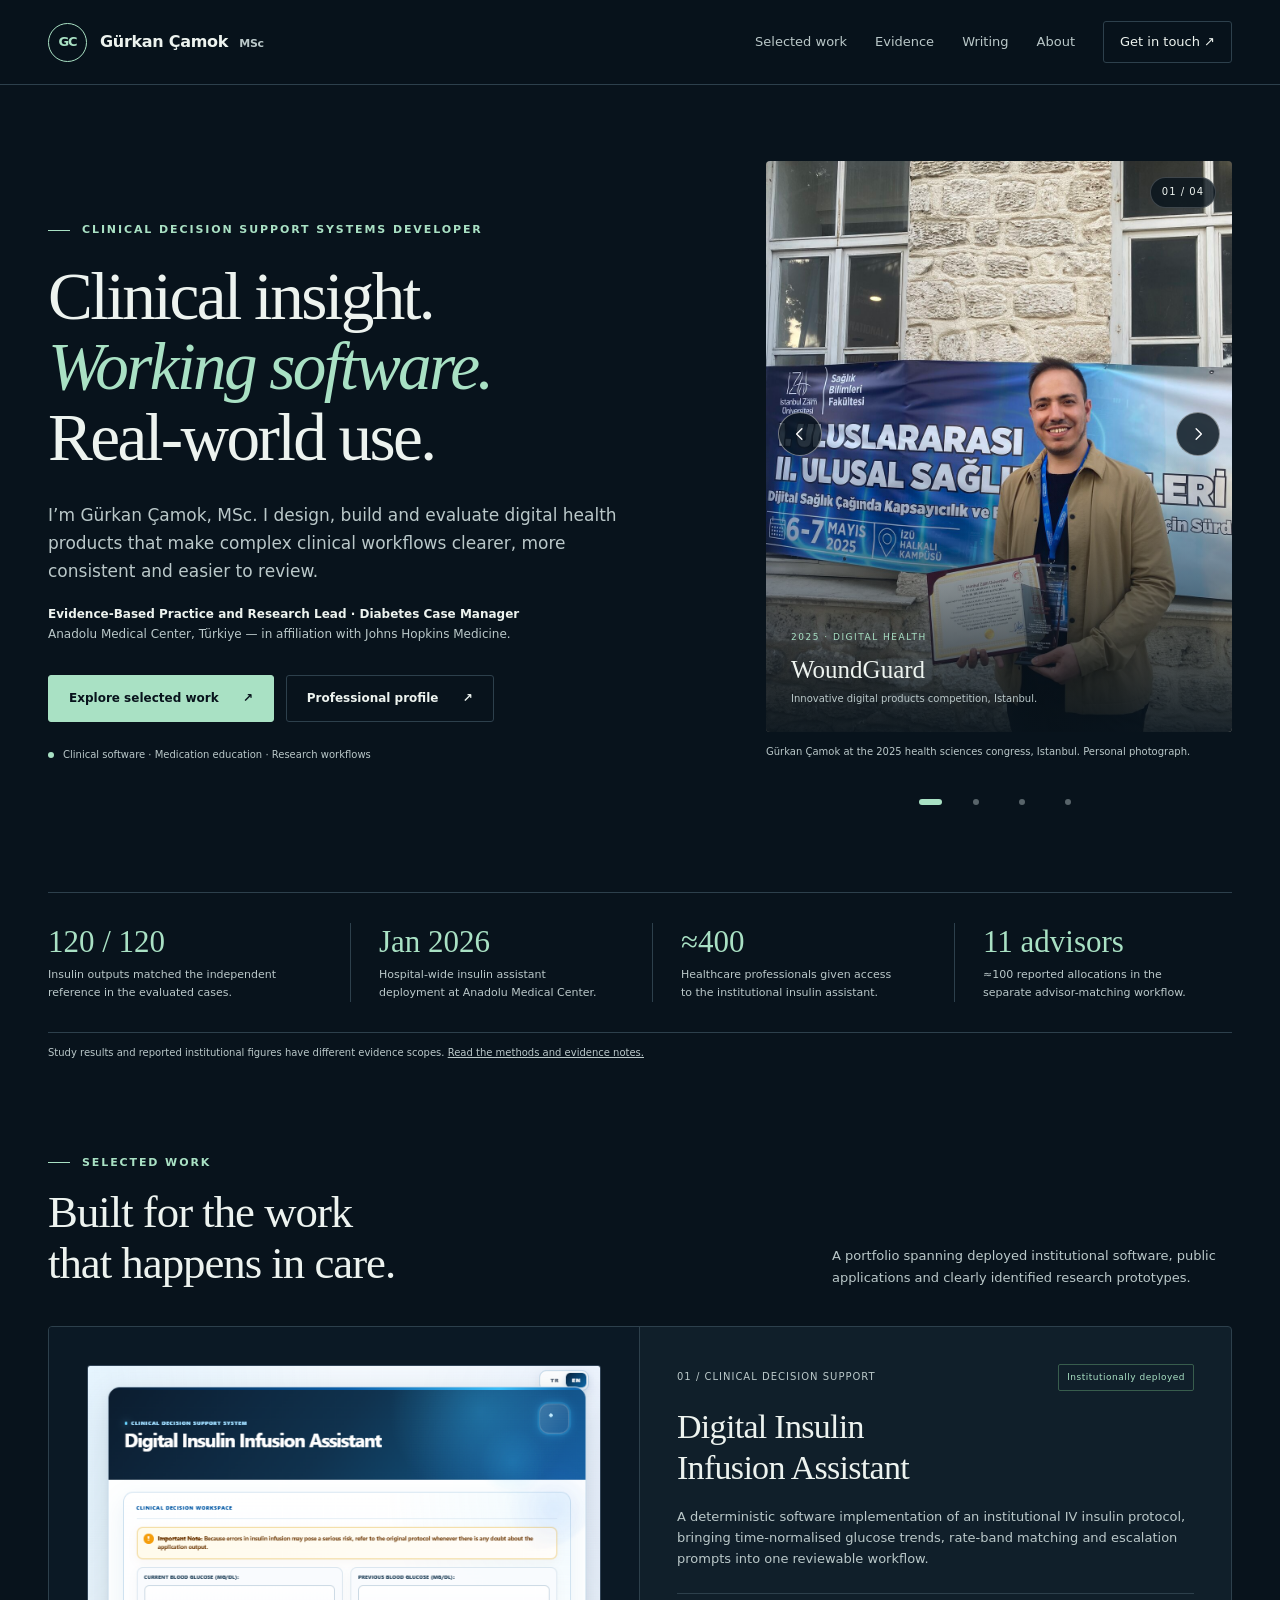
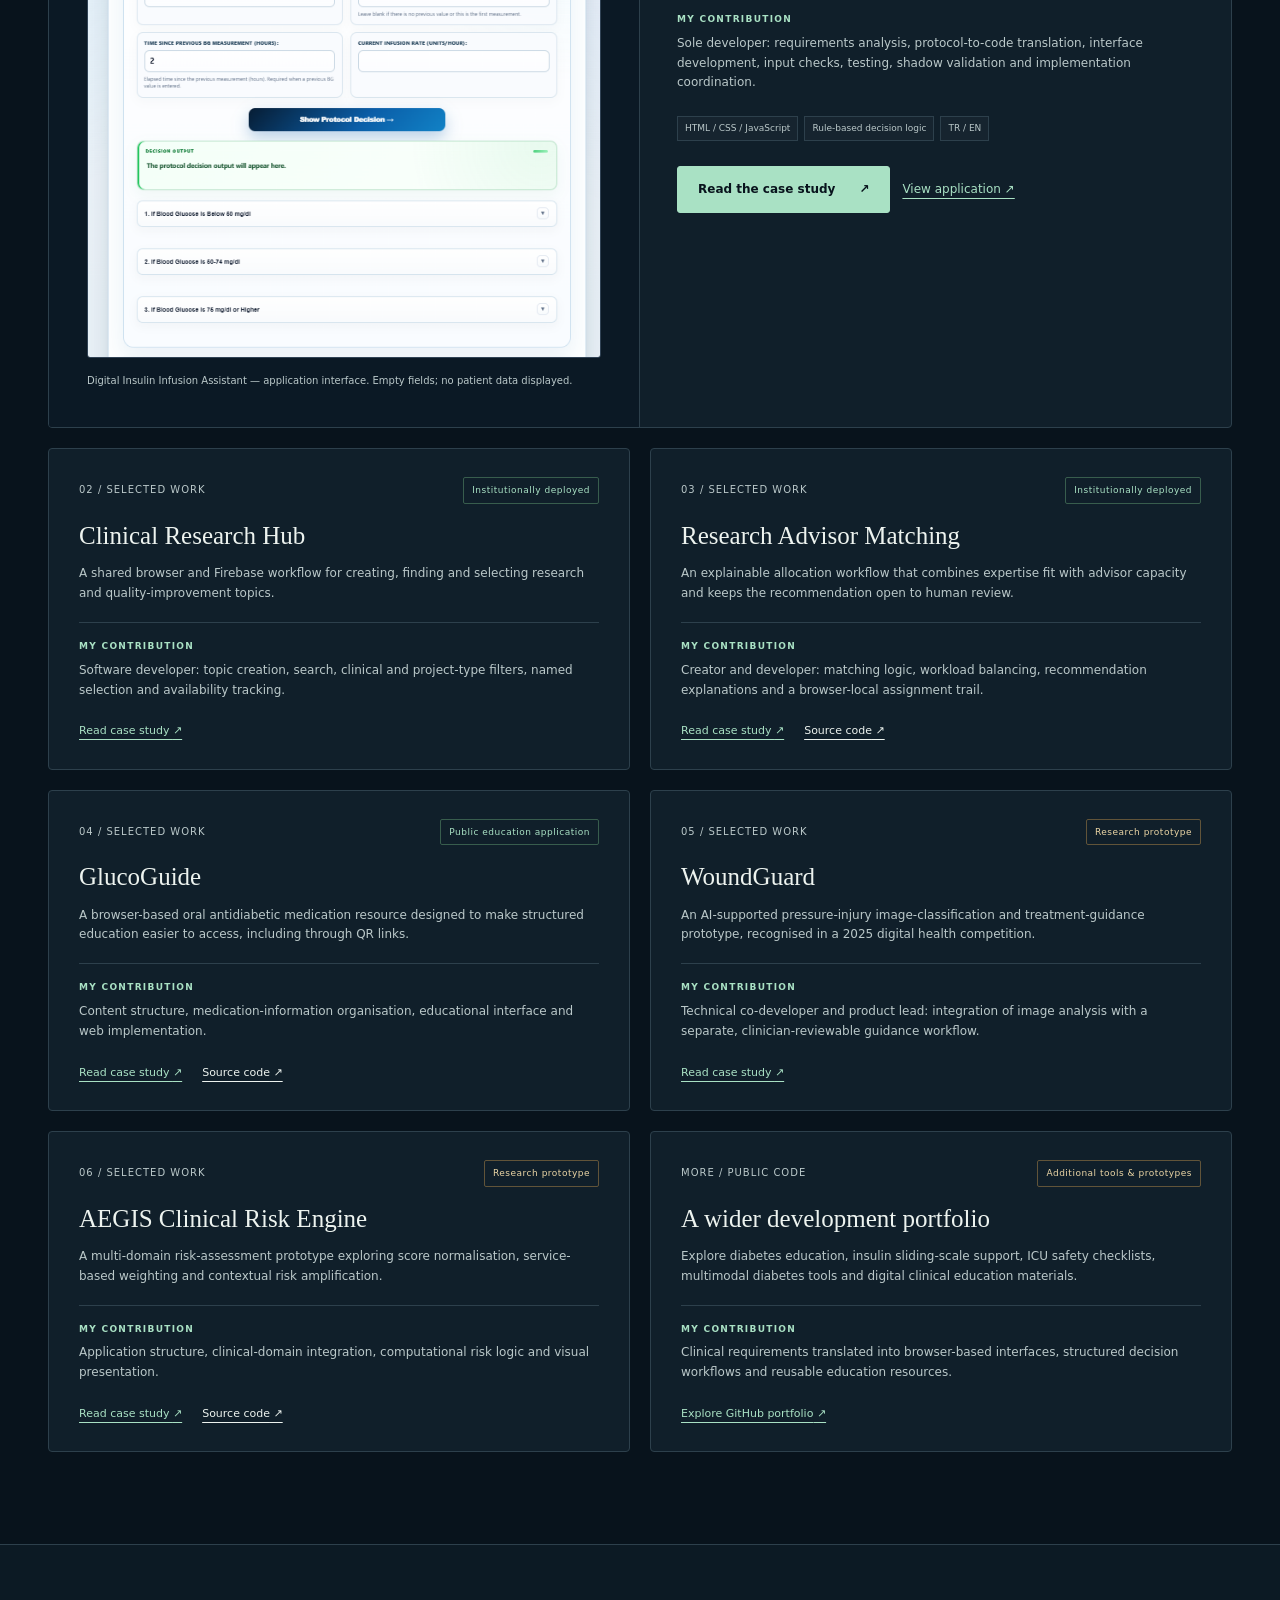
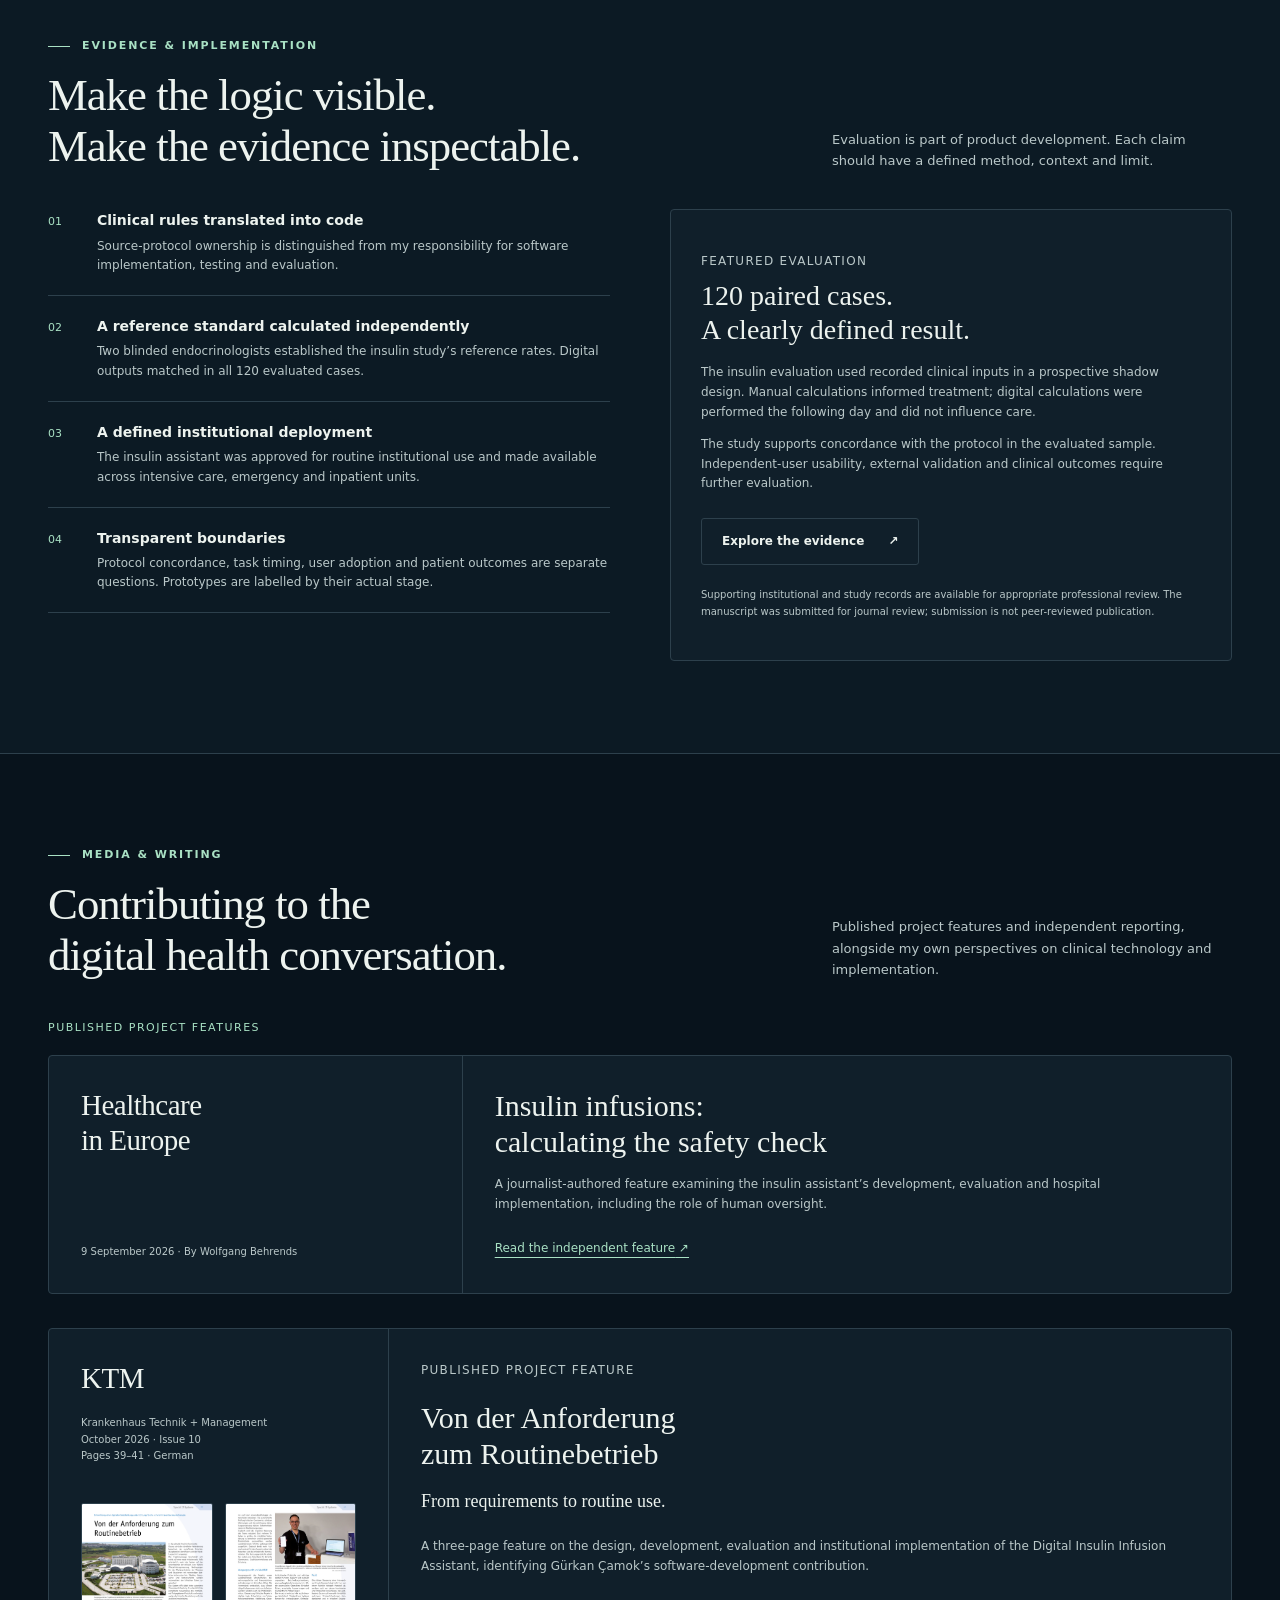
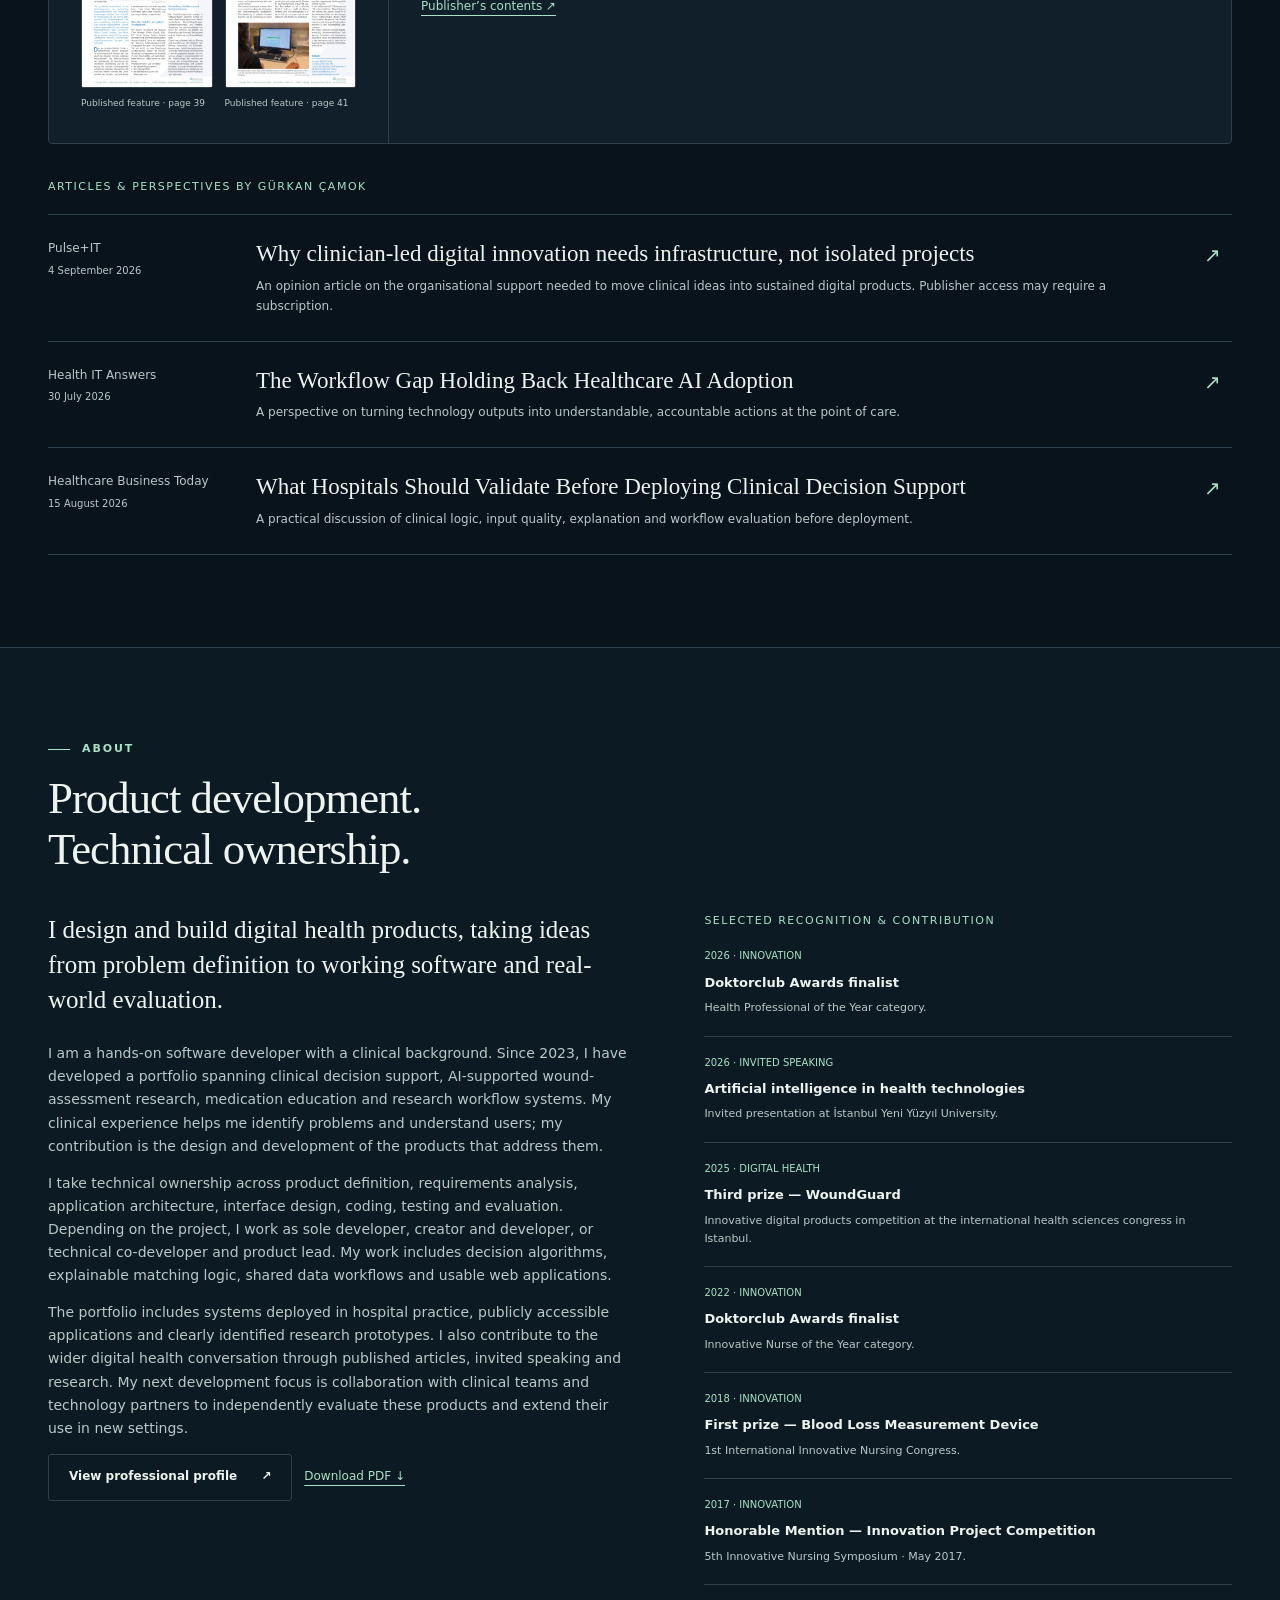
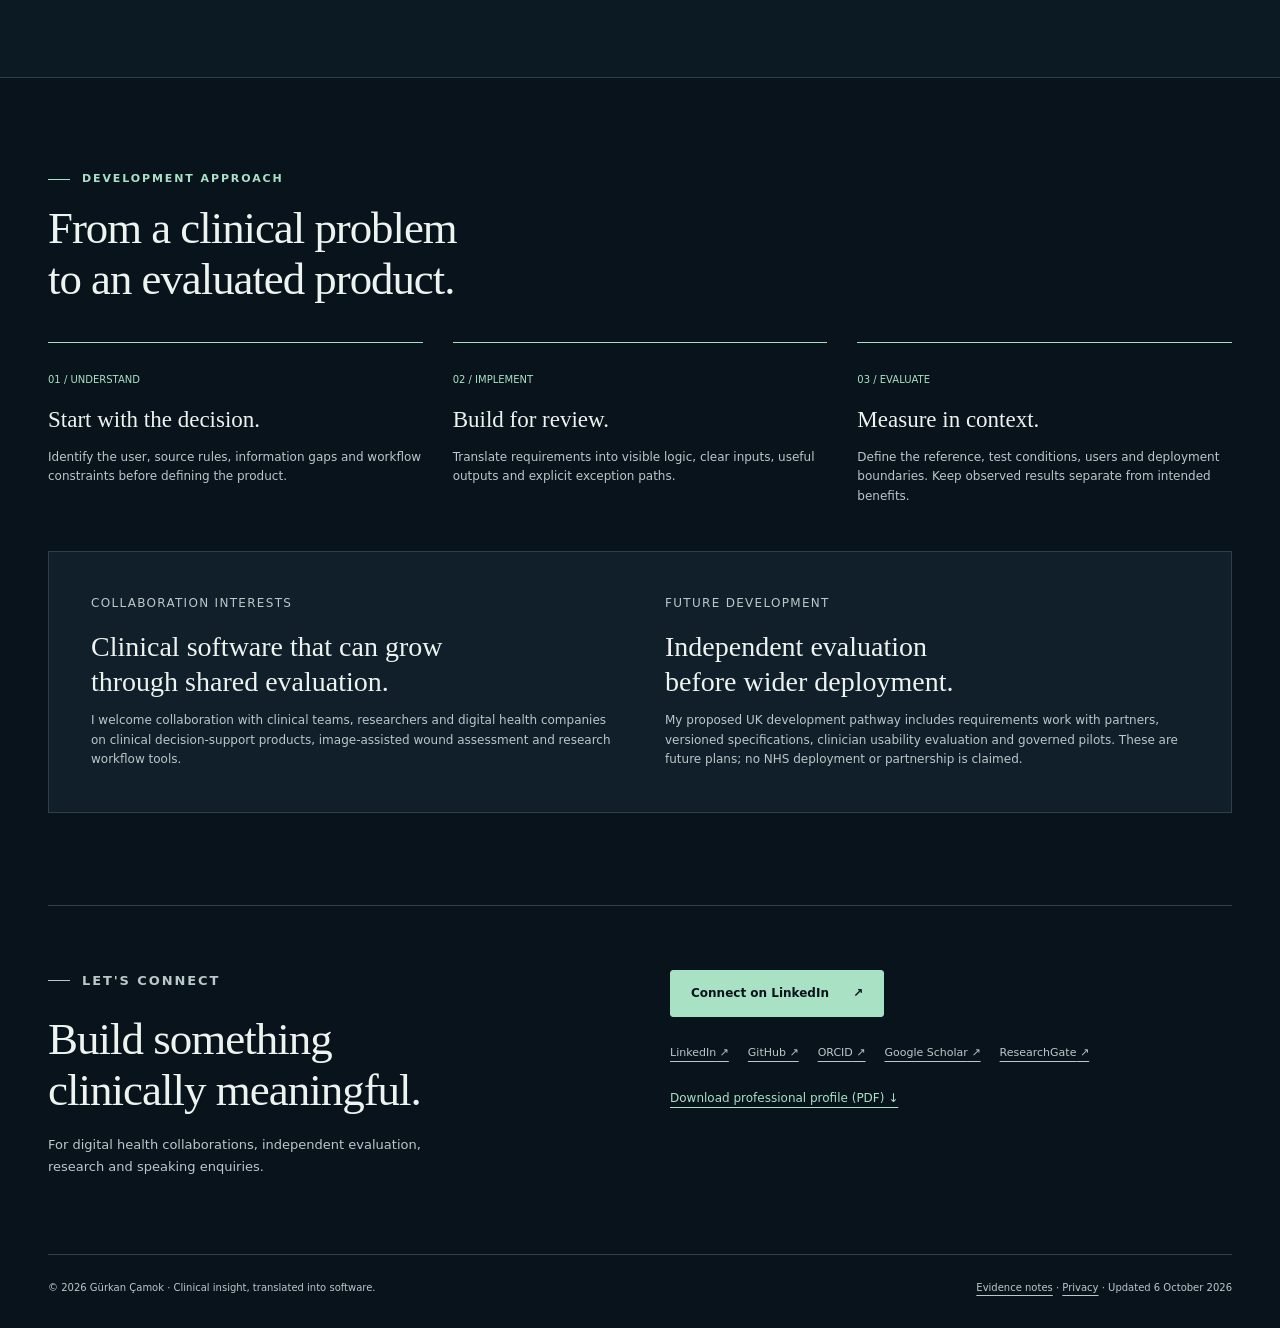
<file: index.html>
<!doctype html><html lang="en"><head><meta charset="utf-8"><meta name="viewport" content="width=device-width, initial-scale=1"><title>Gürkan Çamok | Clinical Decision Support Systems Developer</title><meta name="description" content="Gürkan Çamok, MSc — clinician and digital health developer. Explore deployed clinical software, transparent evaluation, research workflows and published perspectives."><meta name="author" content="Gürkan Çamok"><meta name="robots" content="index, follow"><meta name="theme-color" content="#08131c"><link rel="canonical" href="https://gurkancamok.github.io/"><link rel="icon" href="/assets/favicon.svg" type="image/svg+xml"><link rel="icon" href="/assets/favicon.png" type="image/png"><link rel="apple-touch-icon" href="/assets/apple-touch-icon.png"><meta property="og:type" content="website"><meta property="og:site_name" content="Gürkan Çamok"><meta property="og:title" content="Gürkan Çamok | Clinical Decision Support Systems Developer"><meta property="og:description" content="Gürkan Çamok, MSc — clinician and digital health developer. Explore deployed clinical software, transparent evaluation, research workflows and published perspectives."><meta property="og:url" content="https://gurkancamok.github.io/"><meta property="og:image" content="https://gurkancamok.github.io/assets/social-card.png"><meta property="og:image:width" content="1200"><meta property="og:image:height" content="630"><meta property="og:image:alt" content="Gürkan Çamok — Clinical Decision Support Systems Developer"><meta name="twitter:card" content="summary_large_image"><meta name="twitter:title" content="Gürkan Çamok | Clinical Decision Support Systems Developer"><meta name="twitter:description" content="Gürkan Çamok, MSc — clinician and digital health developer. Explore deployed clinical software, transparent evaluation, research workflows and published perspectives."><meta name="twitter:image" content="https://gurkancamok.github.io/assets/social-card.png"><link rel="stylesheet" href="/assets/site.css"><script defer src="/assets/site.js"></script><script defer src="/assets/gallery.js"></script><script type="application/ld+json">[{"@context": "https://schema.org", "@type": "Person", "@id": "https://gurkancamok.github.io/#person", "name": "Gürkan Çamok", "alternateName": "Gurkan Camok", "url": "https://gurkancamok.github.io/", "image": "https://gurkancamok.github.io/assets/woundguard-recognition.jpg", "jobTitle": "Clinical Decision Support Systems Developer", "description": "Digital health software developer with a clinical background, creating decision-support products, AI-supported research prototypes, medication education applications and research workflow systems.", "sameAs": ["https://www.linkedin.com/in/gurkancamok", "https://github.com/gurkancamok", "https://orcid.org/0000-0002-7437-3219", "https://scholar.google.com/citations?hl=en&user=LBDtS3QAAAAJ", "https://www.researchgate.net/profile/Gurkan-Camok"], "knowsAbout": ["Clinical decision support", "Digital health software", "Clinical workflow design", "Rule-based systems", "Diabetes technology", "Research workflow software"]}, {"@context": "https://schema.org", "@type": "WebPage", "name": "Gürkan Çamok | Clinical Decision Support Systems Developer", "url": "https://gurkancamok.github.io/", "about": {"@id": "https://gurkancamok.github.io/#person"}, "dateModified": "2026-10-06"}]</script></head><body><a class="skip-link" href="#main-content">Skip to content</a><header class="site-header"><div class="shell nav"><a class="brand" href="/" aria-label="Gürkan Çamok — home"><span class="brand-mark" aria-hidden="true">GC</span><span class="brand-name">Gürkan Çamok <small>MSc</small></span></a><button class="menu-toggle" type="button" aria-expanded="false" aria-controls="primary-navigation">Menu</button><nav class="nav-links" id="primary-navigation" aria-label="Main navigation"><a href="#work">Selected work</a><a href="#evidence">Evidence</a><a href="#writing">Writing</a><a href="#about">About</a><a href="#contact" class="nav-contact">Get in touch <span aria-hidden="true">↗</span></a></nav></div></header><main id="main-content" tabindex="-1">
<div class="shell hero"><div><p class="eyebrow">Clinical Decision Support Systems Developer</p><h1>Clinical insight.<br><span>Working software.</span><br>Real-world use.</h1><p class="lede">I’m Gürkan Çamok, MSc. I design, build and evaluate digital health products that make complex clinical workflows clearer, more consistent and easier to review.</p><p class="role-line"><strong>Evidence-Based Practice and Research Lead · Diabetes Case Manager</strong><br>Anadolu Medical Center, Türkiye — in affiliation with Johns Hopkins Medicine.</p><div class="actions"><a class="button primary" href="#work">Explore selected work <span aria-hidden="true">↗</span></a><a class="button" href="/profile/">Professional profile <span aria-hidden="true">↗</span></a></div><div class="hero-note"><span class="status-dot" aria-hidden="true"></span>Clinical software · Medication education · Research workflows</div></div><figure class="portrait recognition-gallery" data-recognition-gallery role="region" aria-roledescription="carousel" aria-label="Awards and professional recognition" tabindex="0"><div class="portrait-frame gallery-frame"><div id="recognition-slides"><div class="gallery-slide gallery-slide--photo" data-gallery-slide data-title="WoundGuard" data-caption="Gürkan Çamok at the 2025 health sciences congress, Istanbul. Personal photograph." role="group" aria-roledescription="slide" aria-label="1 of 4"><img src="/assets/woundguard-recognition.jpg" width="1152" height="1536" alt="Gürkan Çamok holding his WoundGuard award and certificate at the 2025 health sciences congress in Istanbul" fetchpriority="high"><div class="portrait-caption"><span class="gallery-label">2025 · DIGITAL HEALTH</span><strong>WoundGuard</strong><span>Innovative digital products competition, Istanbul.</span></div></div><div class="gallery-slide gallery-slide--event" data-gallery-slide data-title="Doktorclub Awards" data-caption="Gürkan Çamok at the Doktorclub Awards. Personal photograph." role="group" aria-roledescription="slide" aria-label="2 of 4" hidden><img src="/assets/doktorclub-awards-event.jpg" width="800" height="600" alt="Gürkan Çamok with a companion in front of the Doktorclub Awards Türkiye Healthcare Awards backdrop" loading="lazy"><div class="portrait-caption"><span class="gallery-label">NATIONAL RECOGNITION</span><strong>Doktorclub Awards</strong><span>Finalist recognition · Türkiye Healthcare Awards.</span></div></div><div class="gallery-slide gallery-slide--document" data-gallery-slide data-title="Blood Loss Measurement Device" data-caption="2018 first-prize award for the Blood Loss Measurement Device. Personal photograph of the original award." role="group" aria-roledescription="slide" aria-label="3 of 4" hidden><img src="/assets/blood-loss-device-first-prize-2018.jpg" width="1152" height="1536" alt="Original first-prize trophy and certificate awarded to Gürkan Çamok at the 1st International Innovative Nursing Congress" loading="lazy"><div class="portrait-caption"><span class="gallery-label">2018 · FIRST PRIZE</span><strong>Blood Loss Measurement Device</strong><span>First prize · 1st International Innovative Nursing Congress.</span></div></div><div class="gallery-slide gallery-slide--document" data-gallery-slide data-title="Honorable Mention" data-caption="May 2017 · Honorable Mention, Innovation Project Competition, 5th Innovative Nursing Symposium. Original award photograph." role="group" aria-roledescription="slide" aria-label="4 of 4" hidden><img src="/assets/innovation-honorable-mention-2017.jpg" width="1152" height="1536" alt="Original 2017 honorable-mention award naming Gürkan Çamok and the 5th Innovative Nursing Symposium" loading="lazy"><div class="portrait-caption"><span class="gallery-label">2017 · INNOVATION</span><strong>Honorable Mention</strong><span>Innovation Project Competition · 5th Innovative Nursing Symposium.</span></div></div></div><span class="gallery-counter" data-gallery-counter data-gallery-controls aria-hidden="true" hidden>01 / 04</span><div class="gallery-arrows" data-gallery-controls hidden><button type="button" class="gallery-arrow gallery-prev" data-gallery-step="-1" aria-label="Previous recognition" aria-controls="recognition-slides"><svg viewBox="0 0 24 24" aria-hidden="true"><path d="m14.5 5-7 7 7 7"/></svg></button><button type="button" class="gallery-arrow gallery-next" data-gallery-step="1" aria-label="Next recognition" aria-controls="recognition-slides"><svg viewBox="0 0 24 24" aria-hidden="true"><path d="m9.5 5 7 7-7 7"/></svg></button></div></div><figcaption><span data-gallery-caption>Gürkan Çamok at the 2025 health sciences congress, Istanbul. Personal photograph.</span></figcaption><div class="gallery-pagination" data-gallery-controls hidden><button class="gallery-dot" type="button" data-gallery-index="0" aria-pressed="true" aria-controls="recognition-slides" aria-label="Show WoundGuard"><span aria-hidden="true"></span></button><button class="gallery-dot" type="button" data-gallery-index="1" aria-pressed="false" aria-controls="recognition-slides" aria-label="Show Doktorclub Awards"><span aria-hidden="true"></span></button><button class="gallery-dot" type="button" data-gallery-index="2" aria-pressed="false" aria-controls="recognition-slides" aria-label="Show Blood Loss Measurement Device"><span aria-hidden="true"></span></button><button class="gallery-dot" type="button" data-gallery-index="3" aria-pressed="false" aria-controls="recognition-slides" aria-label="Show Honorable Mention"><span aria-hidden="true"></span></button></div><p class="sr-only" data-gallery-announcement aria-live="polite" aria-atomic="true"></p></figure></div>
<div class="shell"><div class="evidence-strip" aria-label="Selected implementation and evaluation indicators"><div><strong>120 / 120</strong><span>Insulin outputs matched the independent<br>reference in the evaluated cases.</span></div><div><strong>Jan 2026</strong><span>Hospital-wide insulin assistant<br>deployment at Anadolu Medical Center.</span></div><div><strong>≈400</strong><span>Healthcare professionals given access<br>to the institutional insulin assistant.</span></div><div><strong>11 advisors</strong><span>≈100 reported allocations in the<br>separate advisor-matching workflow.</span></div></div><p class="strip-note">Study results and reported institutional figures have different evidence scopes. <a href="/evidence/">Read the methods and evidence notes.</a></p></div>
<section class="shell section" id="work"><div class="section-head"><div><p class="kicker">Selected work</p><h2>Built for the work<br>that happens in care.</h2></div><p>A portfolio spanning deployed institutional software, public applications and clearly identified research prototypes.</p></div><article class="feature"><div class="feature-visual"><figure><img src="/assets/insulin-interface.png" width="599" height="691" alt="Digital Insulin Infusion Assistant interface showing structured inputs and a protocol decision area" loading="lazy"><figcaption>Digital Insulin Infusion Assistant — application interface. Empty fields; no patient data displayed.</figcaption></figure></div><div class="feature-content"><div class="project-number"><span>01 / CLINICAL DECISION SUPPORT</span><span class="status">Institutionally deployed</span></div><h3>Digital Insulin<br>Infusion Assistant</h3><p>A deterministic software implementation of an institutional IV insulin protocol, bringing time-normalised glucose trends, rate-band matching and escalation prompts into one reviewable workflow.</p><div class="contribution"><strong>My contribution</strong><p>Sole developer: requirements analysis, protocol-to-code translation, interface development, input checks, testing, shadow validation and implementation coordination.</p></div><div class="tech-tags"><span>HTML / CSS / JavaScript</span><span>Rule-based decision logic</span><span>TR / EN</span></div><div class="actions"><a class="button primary" href="/projects/insulin-assistant/">Read the case study <span aria-hidden="true">↗</span></a><a class="text-link" href="/insulin-infusion/">View application ↗</a></div></div></article><div class="card-grid">
<article class="project-card"><div class="project-number"><span>02 / SELECTED WORK</span><span class="status ">Institutionally deployed</span></div><h3>Clinical Research Hub</h3><p>A shared browser and Firebase workflow for creating, finding and selecting research and quality-improvement topics.</p><div class="contribution"><strong>My contribution</strong><p>Software developer: topic creation, search, clinical and project-type filters, named selection and availability tracking.</p></div><div class="card-bottom"><a href="/projects/clinical-research-hub/">Read case study <span aria-hidden="true">↗</span></a></div></article>
<article class="project-card"><div class="project-number"><span>03 / SELECTED WORK</span><span class="status ">Institutionally deployed</span></div><h3>Research Advisor Matching</h3><p>An explainable allocation workflow that combines expertise fit with advisor capacity and keeps the recommendation open to human review.</p><div class="contribution"><strong>My contribution</strong><p>Creator and developer: matching logic, workload balancing, recommendation explanations and a browser-local assignment trail.</p></div><div class="card-bottom"><a href="/projects/advisor-matching/">Read case study <span aria-hidden="true">↗</span></a><a class="" href="https://github.com/gurkancamok/evidence-based-advisor-matching" target="_blank" rel="noopener noreferrer">Source code<span aria-hidden="true"> ↗</span><span class="sr-only"> (opens in a new tab)</span></a></div></article>
<article class="project-card"><div class="project-number"><span>04 / SELECTED WORK</span><span class="status ">Public education application</span></div><h3>GlucoGuide</h3><p>A browser-based oral antidiabetic medication resource designed to make structured education easier to access, including through QR links.</p><div class="contribution"><strong>My contribution</strong><p>Content structure, medication-information organisation, educational interface and web implementation.</p></div><div class="card-bottom"><a href="/projects/glucoguide/">Read case study <span aria-hidden="true">↗</span></a><a class="" href="https://github.com/gurkancamok/glucoguide" target="_blank" rel="noopener noreferrer">Source code<span aria-hidden="true"> ↗</span><span class="sr-only"> (opens in a new tab)</span></a></div></article>
<article class="project-card"><div class="project-number"><span>05 / SELECTED WORK</span><span class="status prototype">Research prototype</span></div><h3>WoundGuard</h3><p>An AI-supported pressure-injury image-classification and treatment-guidance prototype, recognised in a 2025 digital health competition.</p><div class="contribution"><strong>My contribution</strong><p>Technical co-developer and product lead: integration of image analysis with a separate, clinician-reviewable guidance workflow.</p></div><div class="card-bottom"><a href="/projects/woundguard/">Read case study <span aria-hidden="true">↗</span></a></div></article>
<article class="project-card"><div class="project-number"><span>06 / SELECTED WORK</span><span class="status prototype">Research prototype</span></div><h3>AEGIS Clinical Risk Engine</h3><p>A multi-domain risk-assessment prototype exploring score normalisation, service-based weighting and contextual risk amplification.</p><div class="contribution"><strong>My contribution</strong><p>Application structure, clinical-domain integration, computational risk logic and visual presentation.</p></div><div class="card-bottom"><a href="/projects/aegis/">Read case study <span aria-hidden="true">↗</span></a><a class="" href="https://github.com/gurkancamok/aegis-clinical-risk-engine" target="_blank" rel="noopener noreferrer">Source code<span aria-hidden="true"> ↗</span><span class="sr-only"> (opens in a new tab)</span></a></div></article>
<article class="project-card"><div class="project-number"><span>MORE / PUBLIC CODE</span><span class="status prototype">Additional tools &amp; prototypes</span></div><h3>A wider development portfolio</h3><p>Explore diabetes education, insulin sliding-scale support, ICU safety checklists, multimodal diabetes tools and digital clinical education materials.</p><div class="contribution"><strong>My contribution</strong><p>Clinical requirements translated into browser-based interfaces, structured decision workflows and reusable education resources.</p></div><div class="card-bottom"><a class="" href="https://github.com/gurkancamok" target="_blank" rel="noopener noreferrer">Explore GitHub portfolio<span aria-hidden="true"> ↗</span><span class="sr-only"> (opens in a new tab)</span></a></div></article></div></section>
<section class="evidence-section" id="evidence"><div class="shell section"><div class="section-head"><div><p class="kicker">Evidence & implementation</p><h2>Make the logic visible.<br>Make the evidence inspectable.</h2></div><p>Evaluation is part of product development. Each claim should have a defined method, context and limit.</p></div><div class="evidence-layout"><ol class="method-list"><li><span class="step">01</span><div><h3>Clinical rules translated into code</h3><p>Source-protocol ownership is distinguished from my responsibility for software implementation, testing and evaluation.</p></div></li><li><span class="step">02</span><div><h3>A reference standard calculated independently</h3><p>Two blinded endocrinologists established the insulin study’s reference rates. Digital outputs matched in all 120 evaluated cases.</p></div></li><li><span class="step">03</span><div><h3>A defined institutional deployment</h3><p>The insulin assistant was approved for routine institutional use and made available across intensive care, emergency and inpatient units.</p></div></li><li><span class="step">04</span><div><h3>Transparent boundaries</h3><p>Protocol concordance, task timing, user adoption and patient outcomes are separate questions. Prototypes are labelled by their actual stage.</p></div></li></ol><aside class="evidence-panel"><p class="label">Featured evaluation</p><h3>120 paired cases.<br>A clearly defined result.</h3><p>The insulin evaluation used recorded clinical inputs in a prospective shadow design. Manual calculations informed treatment; digital calculations were performed the following day and did not influence care.</p><p>The study supports concordance with the protocol in the evaluated sample. Independent-user usability, external validation and clinical outcomes require further evaluation.</p><a class="button" href="/evidence/">Explore the evidence <span aria-hidden="true">↗</span></a><p class="fine">Supporting institutional and study records are available for appropriate professional review. The manuscript was submitted for journal review; submission is not peer-reviewed publication.</p></aside></div></div></section>
<section class="shell section" id="writing"><div class="section-head"><div><p class="kicker">Media & writing</p><h2>Contributing to the<br>digital health conversation.</h2></div><p>Published project features and independent reporting, alongside my own perspectives on clinical technology and implementation.</p></div><p class="subheading">Published project features</p><article class="media-feature"><div class="media-source"><strong>Healthcare<br>in Europe</strong><span>9 September 2026 · By Wolfgang Behrends</span></div><div class="media-content"><h3>Insulin infusions:<br>calculating the safety check</h3><p>A journalist-authored feature examining the insulin assistant’s development, evaluation and hospital implementation, including the role of human oversight.</p><a class="text-link" href="https://healthcare-in-europe.com/en/news/insulin-infusions-digital-safety.html" target="_blank" rel="noopener noreferrer">Read the independent feature<span aria-hidden="true"> ↗</span><span class="sr-only"> (opens in a new tab)</span></a></div></article><article class="media-feature media-feature--ktm"><div class="media-source"><strong>KTM</strong><span>Krankenhaus Technik + Management<br>October 2026 · Issue 10<br>Pages 39–41 · German</span><div class="publication-previews"><figure class="publication-preview"><img src="/assets/ktm-feature-page39.png" width="715" height="1011" alt="First page of the KTM feature Von der Anforderung zum Routinebetrieb, October 2026, page 39" loading="lazy"><figcaption>Published feature · page 39</figcaption></figure><figure class="publication-preview"><img src="/assets/ktm-feature-page41.jpg" width="715" height="1011" alt="KTM October 2026 page 41, including the published photograph of Gürkan Çamok holding the application on his phone beside a laptop" loading="lazy"><figcaption>Published feature · page 41</figcaption></figure></div></div><div class="media-content"><p class="label">Published project feature</p><h3 lang="de">Von der Anforderung<br>zum Routinebetrieb</h3><p class="publication-translation">From requirements to routine use.</p><p>A three-page feature on the design, development, evaluation and institutional implementation of the Digital Insulin Infusion Assistant, identifying Gürkan Çamok’s software-development contribution.</p><div class="actions"><a class="text-link" href="https://www.ktm-journal.de/files/Public/KTM/Archiv/Inhaltsverzeichnisse/2026/Inhalt_KTM_10_2026.pdf" target="_blank" rel="noopener noreferrer">Publisher’s contents<span aria-hidden="true"> ↗</span><span class="sr-only"> (opens in a new tab)</span></a></div></div></article><p class="subheading">Articles & perspectives by Gürkan Çamok</p><div class="writing-list"><a class="writing-row" href="https://www.pulseit.news/opinion/opinion-why-clinician-led-digital-innovation-needs-infrastructure-not-isolated-projects/" target="_blank" rel="noopener noreferrer"><div class="publication">Pulse+IT<time datetime="2026-09-04">4 September 2026</time></div><div class="writing-copy"><h3>Why clinician-led digital innovation needs infrastructure, not isolated projects</h3><p>An opinion article on the organisational support needed to move clinical ideas into sustained digital products. Publisher access may require a subscription.</p></div><span class="arrow" aria-hidden="true">↗</span><span class="sr-only">Opens in a new tab.</span></a><a class="writing-row" href="https://www.healthitanswers.net/the-workflow-gap-holding-back-healthcare-ai-adoption/" target="_blank" rel="noopener noreferrer"><div class="publication">Health IT Answers<time datetime="2026-07-30">30 July 2026</time></div><div class="writing-copy"><h3>The Workflow Gap Holding Back Healthcare AI Adoption</h3><p>A perspective on turning technology outputs into understandable, accountable actions at the point of care.</p></div><span class="arrow" aria-hidden="true">↗</span><span class="sr-only">Opens in a new tab.</span></a><a class="writing-row" href="https://www.healthcarebusinesstoday.com/validate-clinical-decision-support/" target="_blank" rel="noopener noreferrer"><div class="publication">Healthcare Business Today<time datetime="2026-08-15">15 August 2026</time></div><div class="writing-copy"><h3>What Hospitals Should Validate Before Deploying Clinical Decision Support</h3><p>A practical discussion of clinical logic, input quality, explanation and workflow evaluation before deployment.</p></div><span class="arrow" aria-hidden="true">↗</span><span class="sr-only">Opens in a new tab.</span></a></div></section>
<section class="evidence-section" id="about"><div class="shell section"><div class="section-head"><div><p class="kicker">About</p><h2>Product development.<br>Technical ownership.</h2></div></div><div class="about-layout"><div class="about-copy"><p class="intro">I design and build digital health products, taking ideas from problem definition to working software and real-world evaluation.</p><p>I am a hands-on software developer with a clinical background. Since 2023, I have developed a portfolio spanning clinical decision support, AI-supported wound-assessment research, medication education and research workflow systems. My clinical experience helps me identify problems and understand users; my contribution is the design and development of the products that address them.</p><p>I take technical ownership across product definition, requirements analysis, application architecture, interface design, coding, testing and evaluation. Depending on the project, I work as sole developer, creator and developer, or technical co-developer and product lead. My work includes decision algorithms, explainable matching logic, shared data workflows and usable web applications.</p><p>The portfolio includes systems deployed in hospital practice, publicly accessible applications and clearly identified research prototypes. I also contribute to the wider digital health conversation through published articles, invited speaking and research. My next development focus is collaboration with clinical teams and technology partners to independently evaluate these products and extend their use in new settings.</p><div class="actions"><a class="button" href="/profile/">View professional profile <span aria-hidden="true">↗</span></a><a class="text-link" href="/downloads/gurkan-camok-professional-profile.pdf" download>Download PDF ↓</a></div></div><div><p class="subheading" style="margin-top:0">Selected recognition & contribution</p><ul class="recognition-list"><li><span>2026 · INNOVATION</span><strong>Doktorclub Awards finalist</strong><p>Health Professional of the Year category.</p></li><li><span>2026 · INVITED SPEAKING</span><strong>Artificial intelligence in health technologies</strong><p>Invited presentation at İstanbul Yeni Yüzyıl University.</p></li><li><span>2025 · DIGITAL HEALTH</span><strong>Third prize — WoundGuard</strong><p>Innovative digital products competition at the international health sciences congress in Istanbul.</p></li><li><span>2022 · INNOVATION</span><strong>Doktorclub Awards finalist</strong><p>Innovative Nurse of the Year category.</p></li><li><span>2018 · INNOVATION</span><strong>First prize — Blood Loss Measurement Device</strong><p>1st International Innovative Nursing Congress.</p></li><li><span>2017 · INNOVATION</span><strong>Honorable Mention — Innovation Project Competition</strong><p>5th Innovative Nursing Symposium · May 2017.</p></li></ul></div></div></div></section>
<section class="shell section" id="approach"><div class="section-head"><div><p class="kicker">Development approach</p><h2>From a clinical problem<br>to an evaluated product.</h2></div></div><div class="approach-grid"><div class="approach-item"><span class="step">01 / UNDERSTAND</span><h3>Start with the decision.</h3><p>Identify the user, source rules, information gaps and workflow constraints before defining the product.</p></div><div class="approach-item"><span class="step">02 / IMPLEMENT</span><h3>Build for review.</h3><p>Translate requirements into visible logic, clear inputs, useful outputs and explicit exception paths.</p></div><div class="approach-item"><span class="step">03 / EVALUATE</span><h3>Measure in context.</h3><p>Define the reference, test conditions, users and deployment boundaries. Keep observed results separate from intended benefits.</p></div></div><div class="collaboration"><div><p class="label">Collaboration interests</p><h3>Clinical software that can grow<br>through shared evaluation.</h3><p>I welcome collaboration with clinical teams, researchers and digital health companies on clinical decision-support products, image-assisted wound assessment and research workflow tools.</p></div><div><p class="label">Future development</p><h3>Independent evaluation<br>before wider deployment.</h3><p>My proposed UK development pathway includes requirements work with partners, versioned specifications, clinician usability evaluation and governed pilots. These are future plans; no NHS deployment or partnership is claimed.</p></div></div></section>
</main><section class="shell contact" id="contact" aria-labelledby="contact-heading"><div><p class="kicker">Let's connect</p><h2 id="contact-heading">Build something<br>clinically meaningful.</h2><p>For digital health collaborations, independent evaluation,<br>research and speaking enquiries.</p></div><div><a class="button primary" href="https://www.linkedin.com/in/gurkancamok" target="_blank" rel="noopener noreferrer">Connect on LinkedIn<span aria-hidden="true"> ↗</span><span class="sr-only"> (opens in a new tab)</span></a><div class="socials"><a class="" href="https://www.linkedin.com/in/gurkancamok" target="_blank" rel="noopener noreferrer">LinkedIn<span aria-hidden="true"> ↗</span><span class="sr-only"> (opens in a new tab)</span></a><a class="" href="https://github.com/gurkancamok" target="_blank" rel="noopener noreferrer">GitHub<span aria-hidden="true"> ↗</span><span class="sr-only"> (opens in a new tab)</span></a><a class="" href="https://orcid.org/0000-0002-7437-3219" target="_blank" rel="noopener noreferrer">ORCID<span aria-hidden="true"> ↗</span><span class="sr-only"> (opens in a new tab)</span></a><a class="" href="https://scholar.google.com/citations?hl=en&amp;user=LBDtS3QAAAAJ" target="_blank" rel="noopener noreferrer">Google Scholar<span aria-hidden="true"> ↗</span><span class="sr-only"> (opens in a new tab)</span></a><a class="" href="https://www.researchgate.net/profile/Gurkan-Camok" target="_blank" rel="noopener noreferrer">ResearchGate<span aria-hidden="true"> ↗</span><span class="sr-only"> (opens in a new tab)</span></a></div><p class="profile-print-link"><a class="text-link" href="/downloads/gurkan-camok-professional-profile.pdf" download>Download professional profile (PDF) ↓</a></p></div></section><footer class="shell footer site-footer"><span>© 2026 Gürkan Çamok · Clinical insight, translated into software.</span><span><a href="/evidence/">Evidence notes</a> · <a href="/privacy/">Privacy</a> · Updated 6 October 2026</span></footer></body></html>
</file>
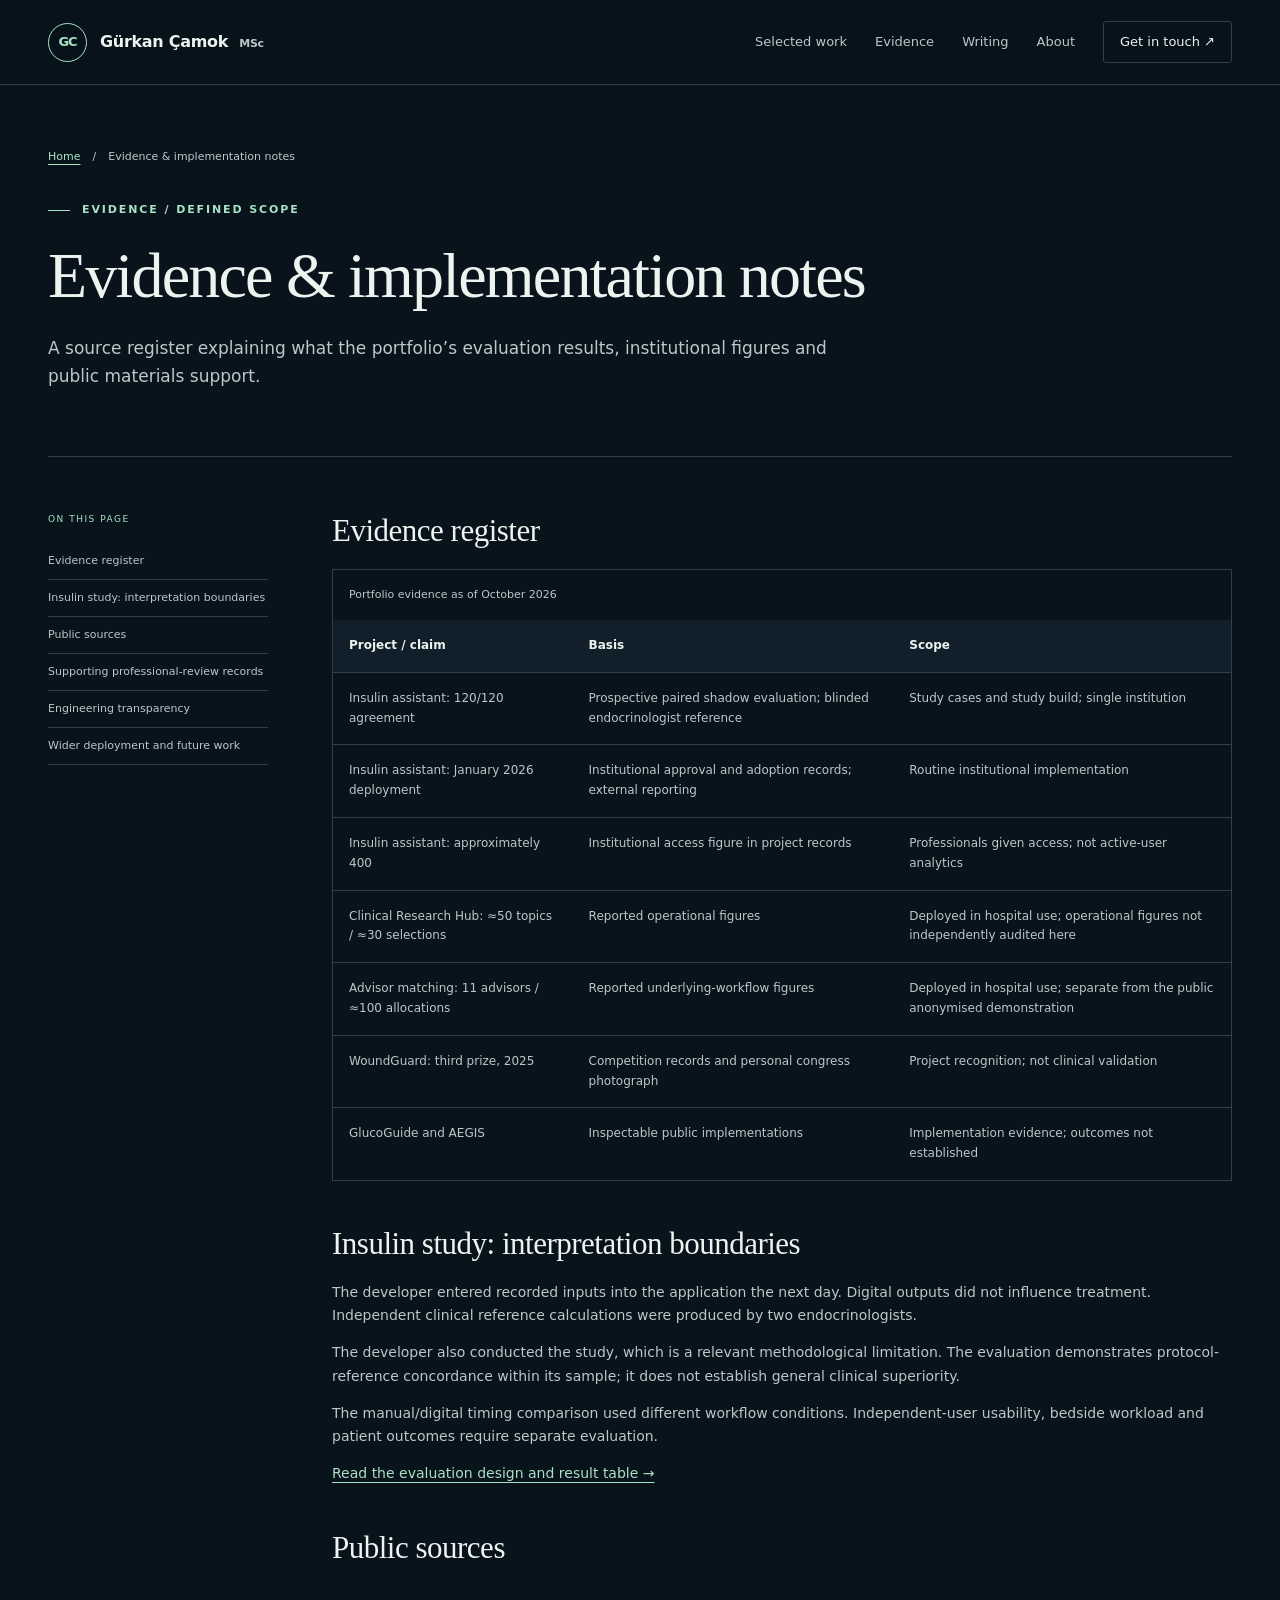
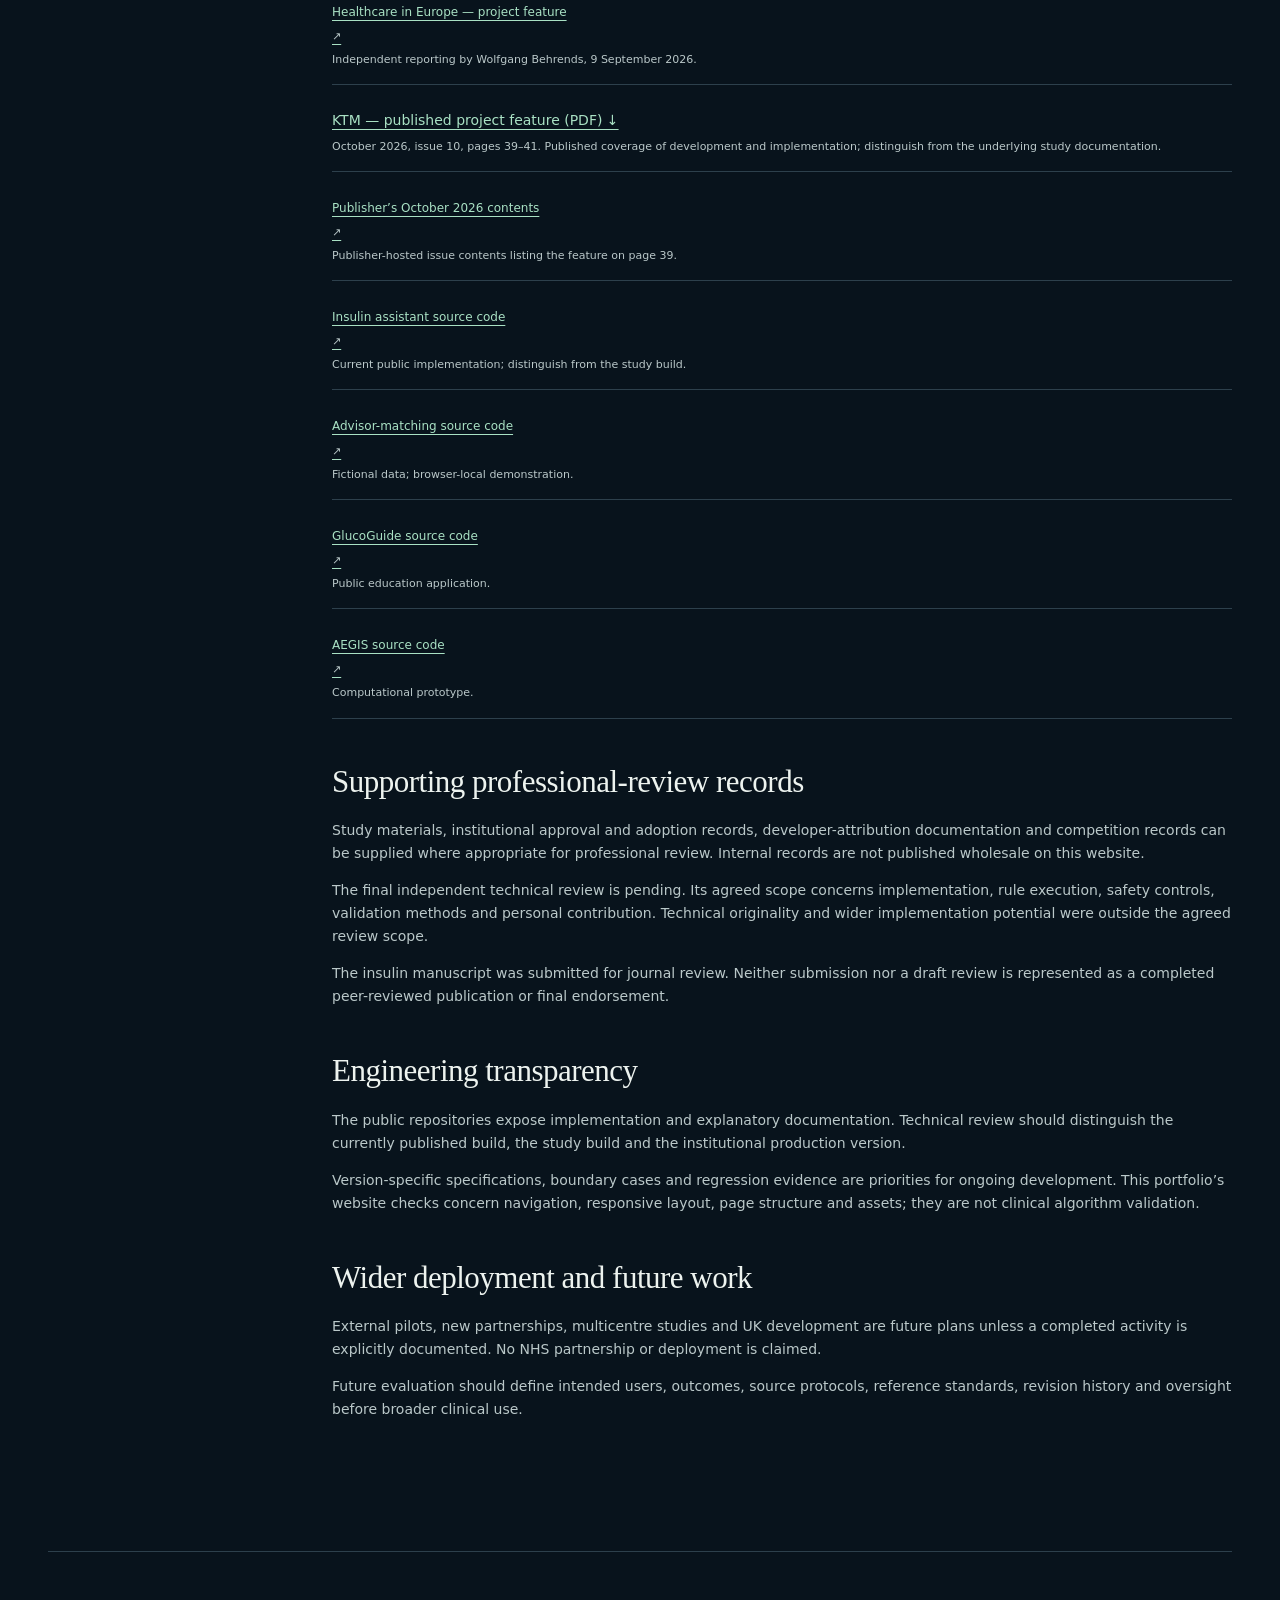
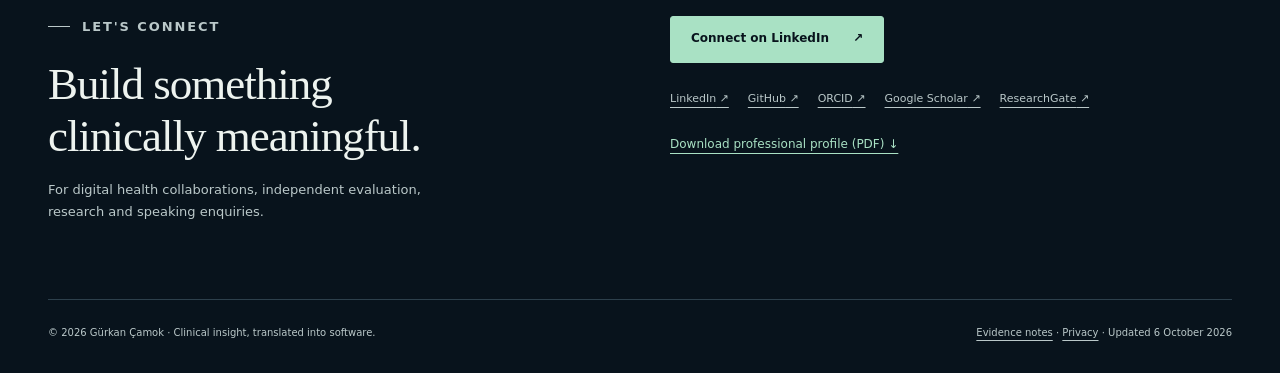
<file: evidence/index.html>
<!doctype html><html lang="en"><head><meta charset="utf-8"><meta name="viewport" content="width=device-width, initial-scale=1"><title>Evidence &amp; implementation notes | Gürkan Çamok</title><meta name="description" content="A source register explaining what the portfolio’s evaluation results, institutional figures and public materials support."><meta name="author" content="Gürkan Çamok"><meta name="robots" content="index, follow"><meta name="theme-color" content="#08131c"><link rel="canonical" href="https://gurkancamok.github.io/evidence/"><link rel="icon" href="/assets/favicon.svg" type="image/svg+xml"><link rel="icon" href="/assets/favicon.png" type="image/png"><link rel="apple-touch-icon" href="/assets/apple-touch-icon.png"><meta property="og:type" content="website"><meta property="og:site_name" content="Gürkan Çamok"><meta property="og:title" content="Evidence &amp; implementation notes | Gürkan Çamok"><meta property="og:description" content="A source register explaining what the portfolio’s evaluation results, institutional figures and public materials support."><meta property="og:url" content="https://gurkancamok.github.io/evidence/"><meta property="og:image" content="https://gurkancamok.github.io/assets/social-card.png"><meta property="og:image:width" content="1200"><meta property="og:image:height" content="630"><meta property="og:image:alt" content="Gürkan Çamok — Clinical Decision Support Systems Developer"><meta name="twitter:card" content="summary_large_image"><meta name="twitter:title" content="Evidence &amp; implementation notes | Gürkan Çamok"><meta name="twitter:description" content="A source register explaining what the portfolio’s evaluation results, institutional figures and public materials support."><meta name="twitter:image" content="https://gurkancamok.github.io/assets/social-card.png"><link rel="stylesheet" href="/assets/site.css"><script defer src="/assets/site.js"></script><script defer src="/assets/gallery.js"></script><script type="application/ld+json">[{"@context": "https://schema.org", "@type": "Person", "@id": "https://gurkancamok.github.io/#person", "name": "Gürkan Çamok", "alternateName": "Gurkan Camok", "url": "https://gurkancamok.github.io/", "image": "https://gurkancamok.github.io/assets/woundguard-recognition.jpg", "jobTitle": "Clinical Decision Support Systems Developer", "description": "Digital health software developer with a clinical background, creating decision-support products, AI-supported research prototypes, medication education applications and research workflow systems.", "sameAs": ["https://www.linkedin.com/in/gurkancamok", "https://github.com/gurkancamok", "https://orcid.org/0000-0002-7437-3219", "https://scholar.google.com/citations?hl=en&user=LBDtS3QAAAAJ", "https://www.researchgate.net/profile/Gurkan-Camok"], "knowsAbout": ["Clinical decision support", "Digital health software", "Clinical workflow design", "Rule-based systems", "Diabetes technology", "Research workflow software"]}, {"@context": "https://schema.org", "@type": "WebPage", "name": "Evidence & implementation notes | Gürkan Çamok", "url": "https://gurkancamok.github.io/evidence/", "about": {"@id": "https://gurkancamok.github.io/#person"}, "dateModified": "2026-10-06"}]</script></head><body><a class="skip-link" href="#main-content">Skip to content</a><header class="site-header"><div class="shell nav"><a class="brand" href="/" aria-label="Gürkan Çamok — home"><span class="brand-mark" aria-hidden="true">GC</span><span class="brand-name">Gürkan Çamok <small>MSc</small></span></a><button class="menu-toggle" type="button" aria-expanded="false" aria-controls="primary-navigation">Menu</button><nav class="nav-links" id="primary-navigation" aria-label="Main navigation"><a href="/#work">Selected work</a><a href="/#evidence">Evidence</a><a href="/#writing">Writing</a><a href="/#about">About</a><a href="/#contact" class="nav-contact">Get in touch <span aria-hidden="true">↗</span></a></nav></div></header><main id="main-content" tabindex="-1"><div class="shell page-hero"><nav class="breadcrumb" aria-label="Breadcrumb"><a href="/">Home</a><span aria-hidden="true">/</span><span>Evidence & implementation notes</span></nav><p class="kicker">Evidence / defined scope</p><h1>Evidence & implementation notes</h1><p class="lede">A source register explaining what the portfolio’s evaluation results, institutional figures and public materials support.</p></div><div class="shell page-layout"><nav class="page-toc" aria-label="On this page"><p>On this page</p><a href="#register">Evidence register</a><a href="#study">Insulin study: interpretation boundaries</a><a href="#sources">Public sources</a><a href="#records">Supporting professional-review records</a><a href="#engineering">Engineering transparency</a><a href="#future">Wider deployment and future work</a></nav><div class="prose"><section id="register"><h2>Evidence register</h2><div class="table-wrap"><table><caption>Portfolio evidence as of October 2026</caption><thead><tr><th scope="col">Project / claim</th><th scope="col">Basis</th><th scope="col">Scope</th></tr></thead><tbody><tr><td>Insulin assistant: 120/120 agreement</td><td>Prospective paired shadow evaluation; blinded endocrinologist reference</td><td>Study cases and study build; single institution</td></tr><tr><td>Insulin assistant: January 2026 deployment</td><td>Institutional approval and adoption records; external reporting</td><td>Routine institutional implementation</td></tr><tr><td>Insulin assistant: approximately 400</td><td>Institutional access figure in project records</td><td>Professionals given access; not active-user analytics</td></tr><tr><td>Clinical Research Hub: ≈50 topics / ≈30 selections</td><td>Reported operational figures</td><td>Deployed in hospital use; operational figures not independently audited here</td></tr><tr><td>Advisor matching: 11 advisors / ≈100 allocations</td><td>Reported underlying-workflow figures</td><td>Deployed in hospital use; separate from the public anonymised demonstration</td></tr><tr><td>WoundGuard: third prize, 2025</td><td>Competition records and personal congress photograph</td><td>Project recognition; not clinical validation</td></tr><tr><td>GlucoGuide and AEGIS</td><td>Inspectable public implementations</td><td>Implementation evidence; outcomes not established</td></tr></tbody></table></div></section><section id="study"><h2>Insulin study: interpretation boundaries</h2><p>The developer entered recorded inputs into the application the next day. Digital outputs did not influence treatment. Independent clinical reference calculations were produced by two endocrinologists.</p><p>The developer also conducted the study, which is a relevant methodological limitation. The evaluation demonstrates protocol-reference concordance within its sample; it does not establish general clinical superiority.</p><p>The manual/digital timing comparison used different workflow conditions. Independent-user usability, bedside workload and patient outcomes require separate evaluation.</p><p><a href="/projects/insulin-assistant/#evaluation">Read the evaluation design and result table →</a></p></section><section id="sources"><h2>Public sources</h2><ul class="source-list"><li><a class="text-link" href="https://healthcare-in-europe.com/en/news/insulin-infusions-digital-safety.html" target="_blank" rel="noopener noreferrer">Healthcare in Europe — project feature<span aria-hidden="true"> ↗</span><span class="sr-only"> (opens in a new tab)</span></a><span>Independent reporting by Wolfgang Behrends, 9 September 2026.</span></li><li><a href="/downloads/ktm-insulin-assistant-october-2026.pdf" download="ktm-insulin-assistant-october-2026.pdf">KTM — published project feature (PDF) ↓</a><span>October 2026, issue 10, pages 39–41. Published coverage of development and implementation; distinguish from the underlying study documentation.</span></li><li><a class="text-link" href="https://www.ktm-journal.de/files/Public/KTM/Archiv/Inhaltsverzeichnisse/2026/Inhalt_KTM_10_2026.pdf" target="_blank" rel="noopener noreferrer">Publisher’s October 2026 contents<span aria-hidden="true"> ↗</span><span class="sr-only"> (opens in a new tab)</span></a><span>Publisher-hosted issue contents listing the feature on page 39.</span></li><li><a class="text-link" href="https://github.com/gurkancamok/insulin-infusion-clinical-decision-support-system" target="_blank" rel="noopener noreferrer">Insulin assistant source code<span aria-hidden="true"> ↗</span><span class="sr-only"> (opens in a new tab)</span></a><span>Current public implementation; distinguish from the study build.</span></li><li><a class="text-link" href="https://github.com/gurkancamok/evidence-based-advisor-matching" target="_blank" rel="noopener noreferrer">Advisor-matching source code<span aria-hidden="true"> ↗</span><span class="sr-only"> (opens in a new tab)</span></a><span>Fictional data; browser-local demonstration.</span></li><li><a class="text-link" href="https://github.com/gurkancamok/glucoguide" target="_blank" rel="noopener noreferrer">GlucoGuide source code<span aria-hidden="true"> ↗</span><span class="sr-only"> (opens in a new tab)</span></a><span>Public education application.</span></li><li><a class="text-link" href="https://github.com/gurkancamok/aegis-clinical-risk-engine" target="_blank" rel="noopener noreferrer">AEGIS source code<span aria-hidden="true"> ↗</span><span class="sr-only"> (opens in a new tab)</span></a><span>Computational prototype.</span></li></ul></section><section id="records"><h2>Supporting professional-review records</h2><p>Study materials, institutional approval and adoption records, developer-attribution documentation and competition records can be supplied where appropriate for professional review. Internal records are not published wholesale on this website.</p><p>The final independent technical review is pending. Its agreed scope concerns implementation, rule execution, safety controls, validation methods and personal contribution. Technical originality and wider implementation potential were outside the agreed review scope.</p><p>The insulin manuscript was submitted for journal review. Neither submission nor a draft review is represented as a completed peer-reviewed publication or final endorsement.</p></section><section id="engineering"><h2>Engineering transparency</h2><p>The public repositories expose implementation and explanatory documentation. Technical review should distinguish the currently published build, the study build and the institutional production version.</p><p>Version-specific specifications, boundary cases and regression evidence are priorities for ongoing development. This portfolio’s website checks concern navigation, responsive layout, page structure and assets; they are not clinical algorithm validation.</p></section><section id="future"><h2>Wider deployment and future work</h2><p>External pilots, new partnerships, multicentre studies and UK development are future plans unless a completed activity is explicitly documented. No NHS partnership or deployment is claimed.</p><p>Future evaluation should define intended users, outcomes, source protocols, reference standards, revision history and oversight before broader clinical use.</p></section></div></div></main><section class="shell contact" id="contact" aria-labelledby="contact-heading"><div><p class="kicker">Let's connect</p><h2 id="contact-heading">Build something<br>clinically meaningful.</h2><p>For digital health collaborations, independent evaluation,<br>research and speaking enquiries.</p></div><div><a class="button primary" href="https://www.linkedin.com/in/gurkancamok" target="_blank" rel="noopener noreferrer">Connect on LinkedIn<span aria-hidden="true"> ↗</span><span class="sr-only"> (opens in a new tab)</span></a><div class="socials"><a class="" href="https://www.linkedin.com/in/gurkancamok" target="_blank" rel="noopener noreferrer">LinkedIn<span aria-hidden="true"> ↗</span><span class="sr-only"> (opens in a new tab)</span></a><a class="" href="https://github.com/gurkancamok" target="_blank" rel="noopener noreferrer">GitHub<span aria-hidden="true"> ↗</span><span class="sr-only"> (opens in a new tab)</span></a><a class="" href="https://orcid.org/0000-0002-7437-3219" target="_blank" rel="noopener noreferrer">ORCID<span aria-hidden="true"> ↗</span><span class="sr-only"> (opens in a new tab)</span></a><a class="" href="https://scholar.google.com/citations?hl=en&amp;user=LBDtS3QAAAAJ" target="_blank" rel="noopener noreferrer">Google Scholar<span aria-hidden="true"> ↗</span><span class="sr-only"> (opens in a new tab)</span></a><a class="" href="https://www.researchgate.net/profile/Gurkan-Camok" target="_blank" rel="noopener noreferrer">ResearchGate<span aria-hidden="true"> ↗</span><span class="sr-only"> (opens in a new tab)</span></a></div><p class="profile-print-link"><a class="text-link" href="/downloads/gurkan-camok-professional-profile.pdf" download>Download professional profile (PDF) ↓</a></p></div></section><footer class="shell footer site-footer"><span>© 2026 Gürkan Çamok · Clinical insight, translated into software.</span><span><a href="/evidence/">Evidence notes</a> · <a href="/privacy/">Privacy</a> · Updated 6 October 2026</span></footer></body></html>
</file>
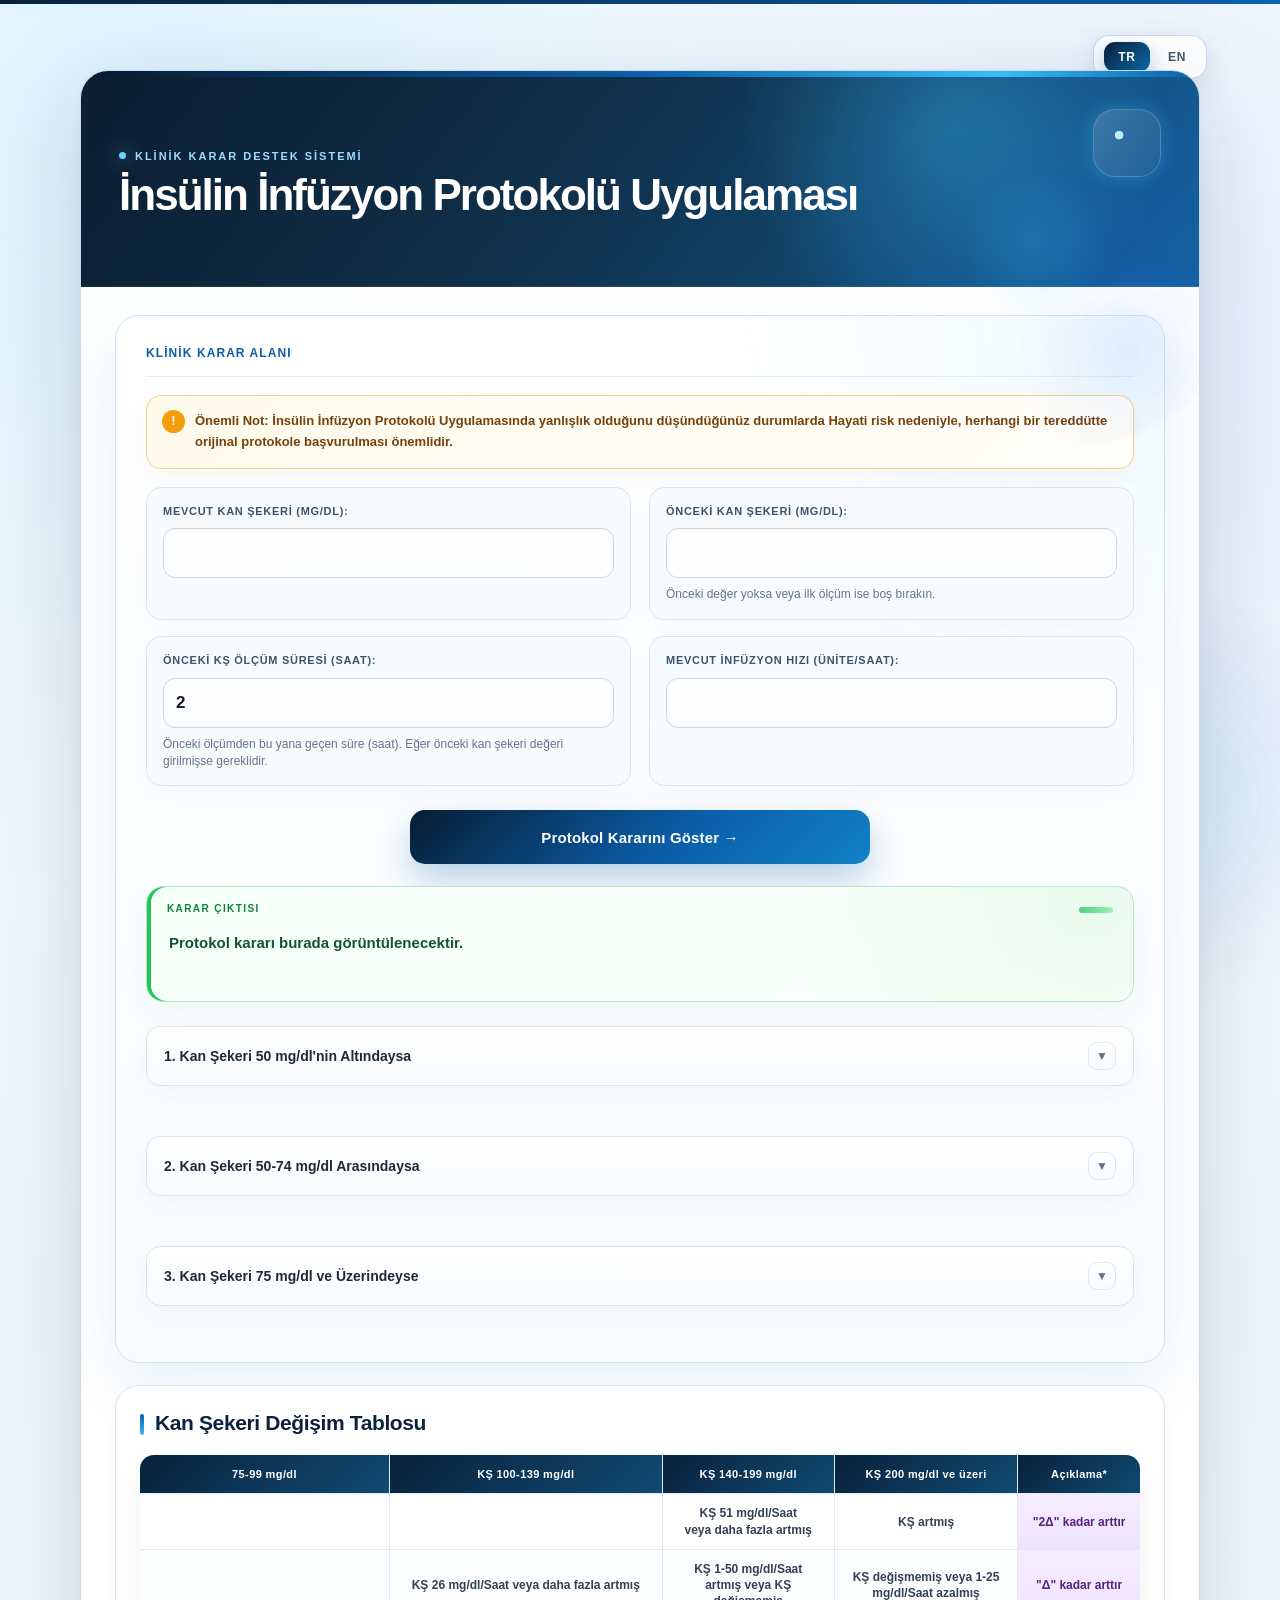
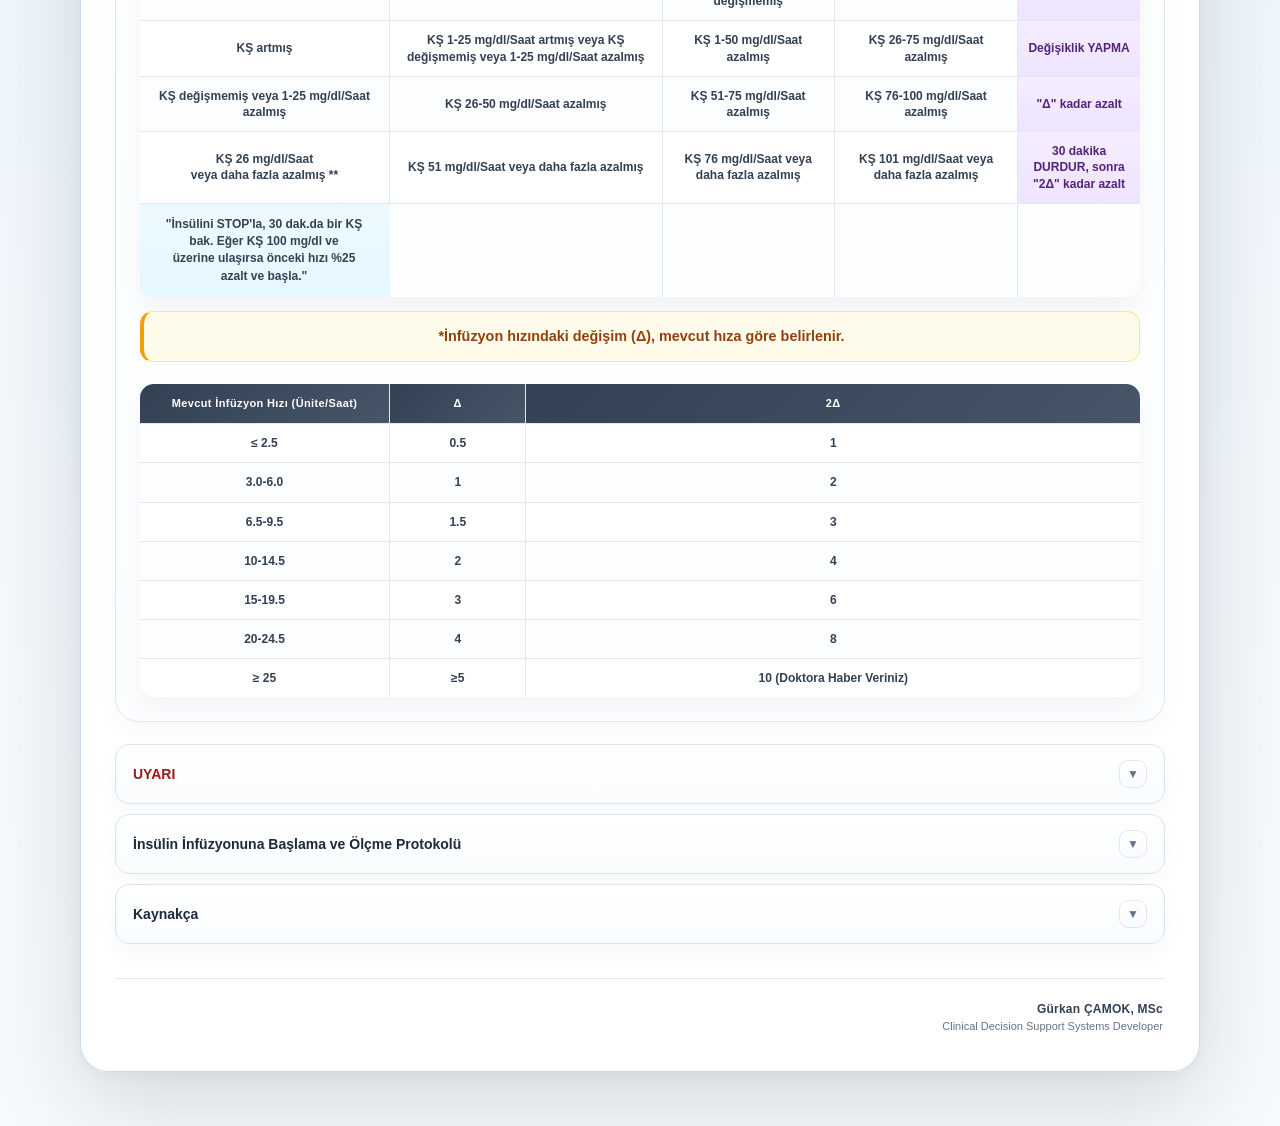
<file: insulin-infusion-calculator-digital-health-tools-icu-clinical-support-app-diabetes-care-app/index.html>
<!doctype html><html lang="en"><head><meta charset="utf-8"><meta name="viewport" content="width=device-width,initial-scale=1"><title>Insulin application has moved</title><link rel="canonical" href="https://gurkancamok.github.io/insulin-infusion/"><meta name="robots" content="noindex, follow"><meta http-equiv="refresh" content="0;url=/insulin-infusion/"></head><body><p>The insulin application has moved. <a href="/insulin-infusion/">Open the current application.</a></p></body></html>
</file>
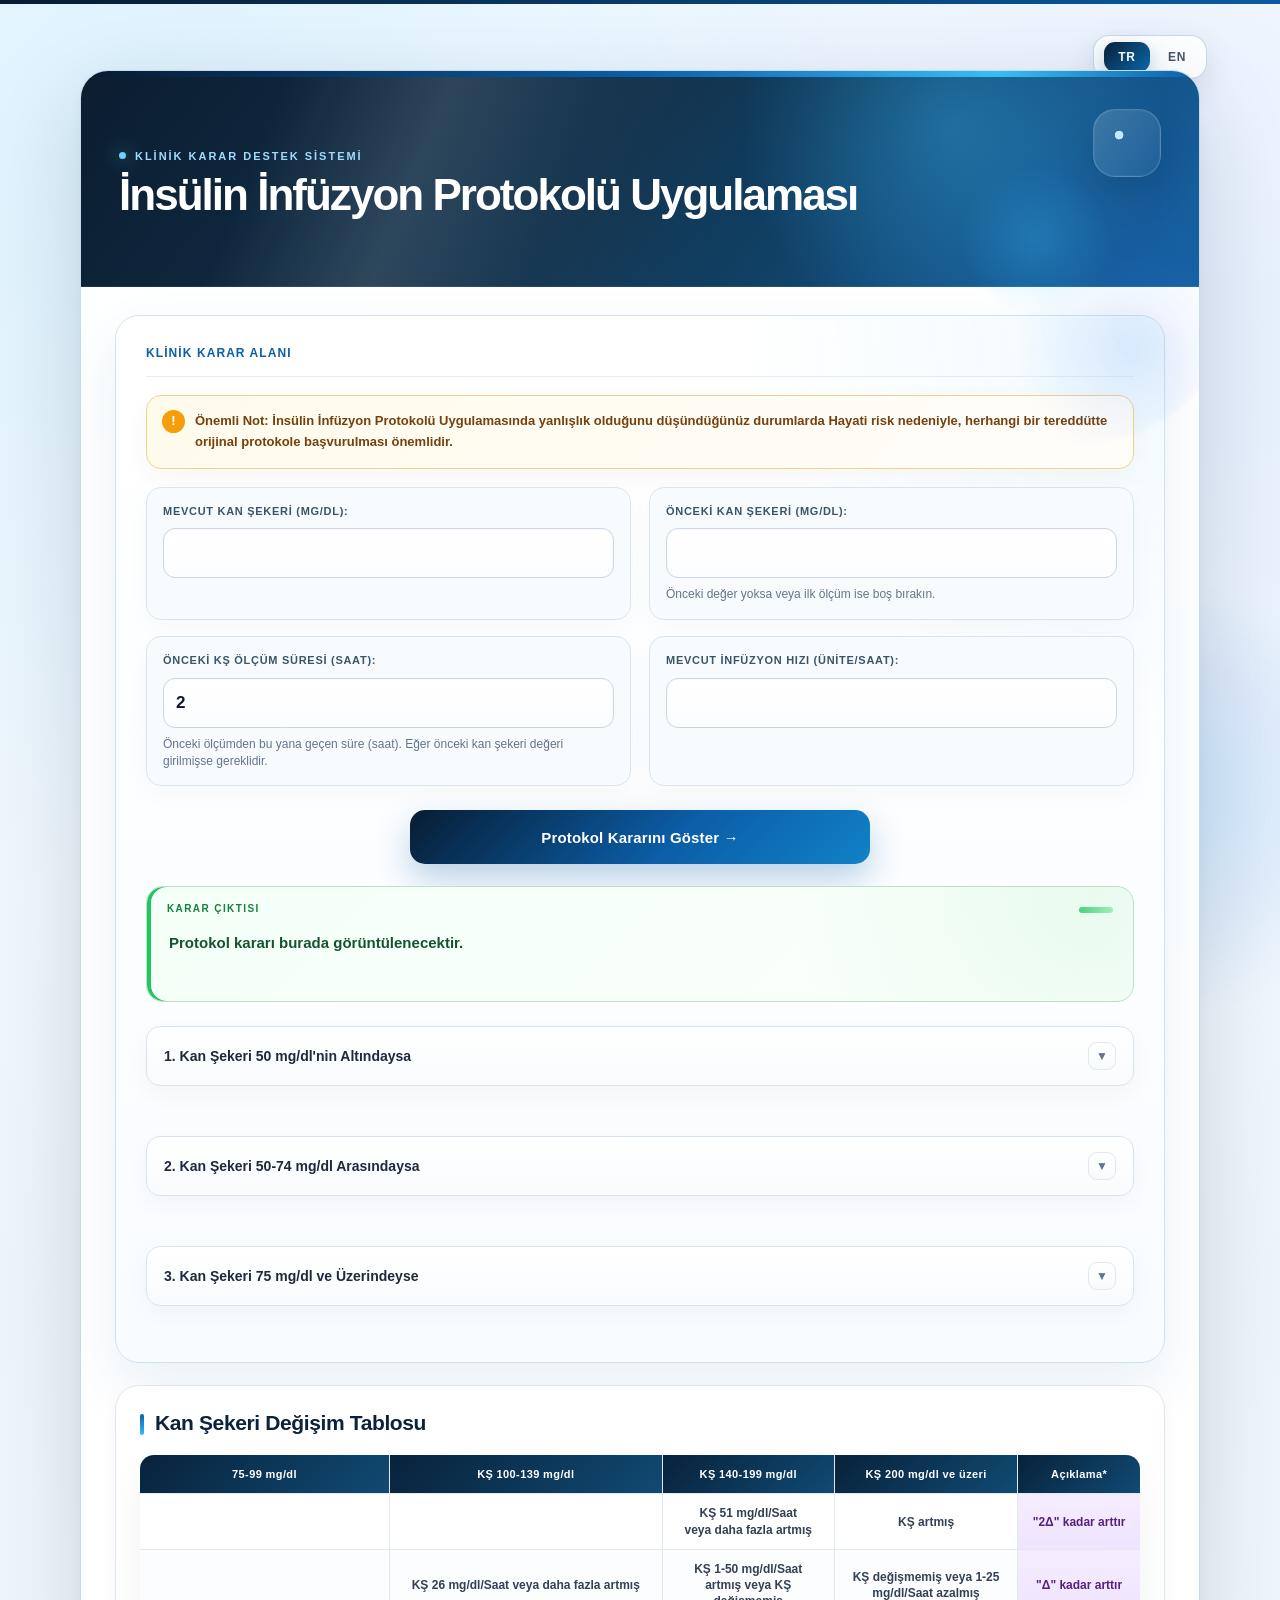
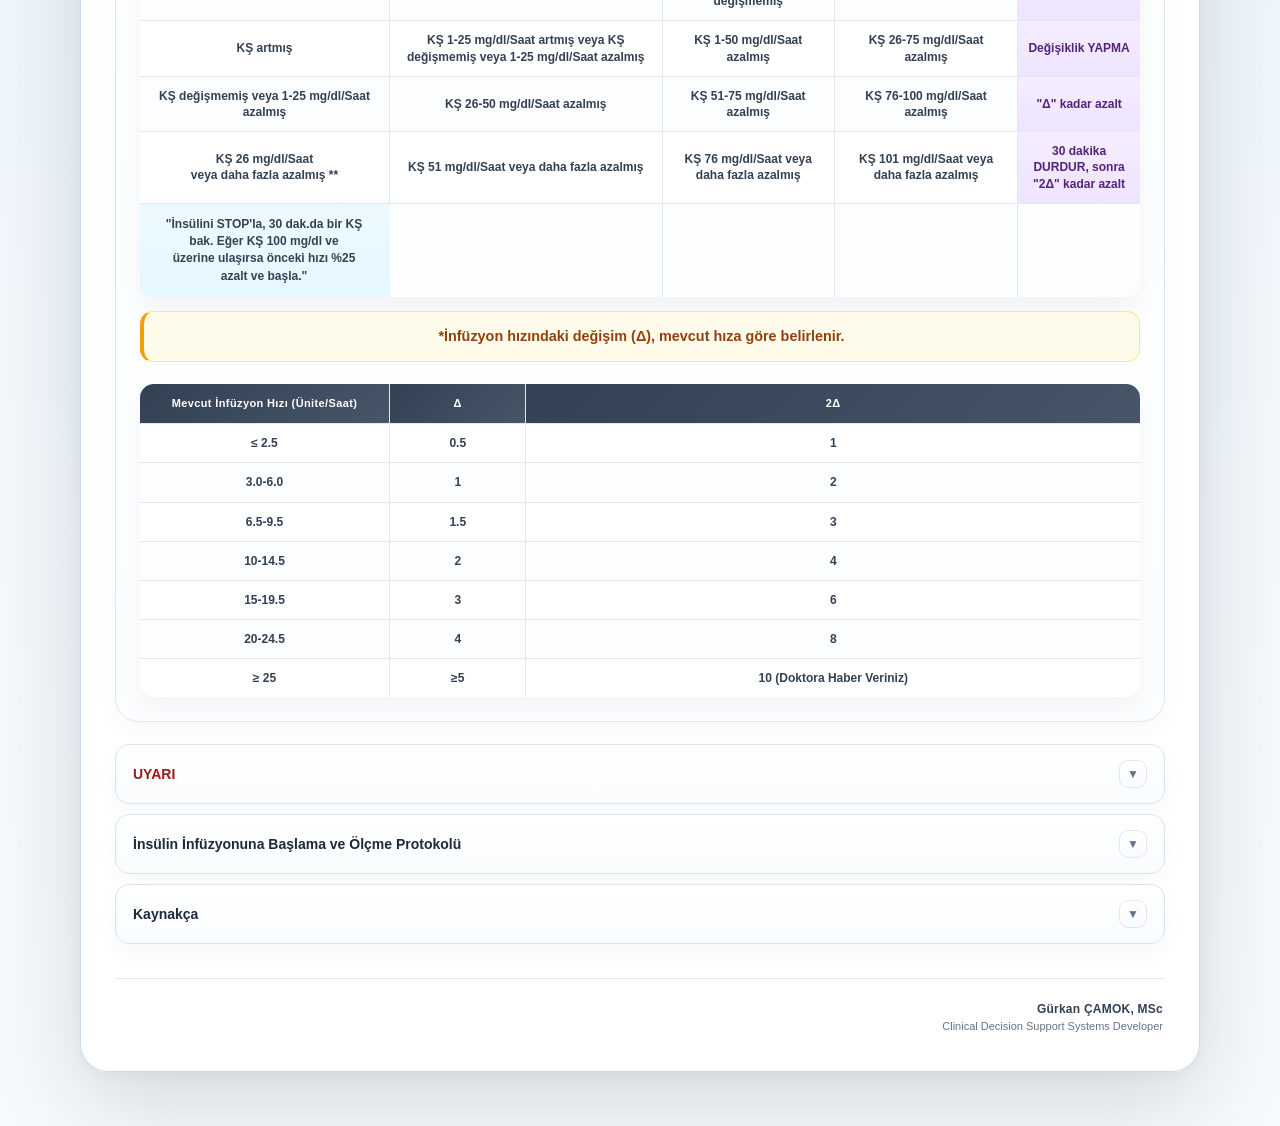
<file: insulin-infusion/index.html>
<!DOCTYPE html>

<html lang="tr">
<head>
<meta charset="utf-8"/>
<meta content="width=device-width, initial-scale=1.0" name="viewport"/>
<title>İnsülin İnfüzyon Protokolü Uygulaması</title>
<style>
:root {
    --navy-950: #071a2f;
    --navy-900: #0b223d;
    --navy-800: #103454;
    --blue-700: #0b5ea8;
    --blue-600: #1479c9;
    --blue-500: #2a8fe3;
    --blue-100: #eaf5ff;
    --cyan-100: #e9fbff;
    --slate-950: #0f172a;
    --slate-800: #1e293b;
    --slate-700: #334155;
    --slate-600: #475569;
    --slate-500: #64748b;
    --slate-400: #94a3b8;
    --slate-300: #cbd5e1;
    --slate-200: #e2e8f0;
    --slate-100: #f1f5f9;
    --slate-50: #f8fafc;
    --white: #ffffff;
    --green-700: #15803d;
    --green-100: #dcfce7;
    --green-50: #f0fdf4;
    --amber-800: #92400e;
    --amber-200: #fde68a;
    --amber-100: #fef3c7;
    --amber-50: #fffbeb;
    --red-800: #991b1b;
    --red-200: #fecaca;
    --red-100: #fee2e2;
    --red-50: #fff7f7;
    --purple-100: #f3e8ff;
    --shadow-sm: 0 1px 2px rgba(15, 23, 42, .04);
    --shadow-md: 0 10px 30px rgba(15, 23, 42, .08);
    --shadow-lg: 0 24px 70px rgba(7, 26, 47, .14);
    --radius-sm: 10px;
    --radius-md: 16px;
    --radius-lg: 24px;
}

* { box-sizing: border-box; }
html { scroll-behavior: smooth; }
body {
    margin: 0;
    padding: 28px 22px 54px;
    min-height: 100vh;
    font-family: Inter, ui-sans-serif, -apple-system, BlinkMacSystemFont, "Segoe UI", Roboto, Helvetica, Arial, sans-serif;
    color: var(--slate-800);
    line-height: 1.6;
    background:
        radial-gradient(circle at 10% 0%, rgba(42,143,227,.12), transparent 34%),
        radial-gradient(circle at 92% 10%, rgba(14,165,233,.08), transparent 28%),
        linear-gradient(180deg, #f7fbff 0%, #eef5fb 48%, #f8fafc 100%);
    -webkit-font-smoothing: antialiased;
    text-rendering: optimizeLegibility;
}

body::before {
    content: "";
    position: fixed;
    inset: 0 0 auto 0;
    height: 5px;
    background: linear-gradient(90deg, var(--navy-900), var(--blue-600) 55%, #3aa6e8);
    z-index: 1000;
}

.language-bar {
    max-width: 1120px;
    margin: 0 auto 12px;
    display: flex;
    justify-content: flex-end;
    position: sticky;
    top: 14px;
    z-index: 40;
    pointer-events: none;
}
.language-bar::before {
    content: "";
    position: absolute;
    inset: -7px -7px -7px auto;
    width: 112px;
    border-radius: 16px;
    background: rgba(255,255,255,.82);
    border: 1px solid rgba(203,213,225,.75);
    box-shadow: 0 8px 28px rgba(15,23,42,.08);
    backdrop-filter: blur(14px);
    -webkit-backdrop-filter: blur(14px);
    pointer-events: none;
}
.language-bar button {
    position: relative;
    z-index: 1;
    min-width: 46px;
    padding: 8px 13px;
    margin-left: 4px;
    border: 0;
    border-radius: 11px;
    background: transparent;
    color: var(--slate-600);
    font-size: 12px;
    font-weight: 800;
    letter-spacing: .06em;
    cursor: pointer;
    pointer-events: auto;
    transition: .18s ease;
}
.language-bar button:hover { color: var(--blue-700); background: rgba(234,245,255,.9); }
.language-bar button.active {
    background: linear-gradient(135deg, var(--navy-900), var(--blue-700));
    color: #fff;
    box-shadow: 0 5px 14px rgba(11,94,168,.24);
}

.container {
    position: relative;
    max-width: 1120px;
    margin: 0 auto;
    padding: 0 34px 34px;
    background: rgba(255,255,255,.97);
    border: 1px solid rgba(203,213,225,.76);
    border-radius: 28px;
    box-shadow: var(--shadow-lg);
    overflow: hidden;
}
.container::before {
    content: "";
    display: block;
    height: 8px;
    margin: 0 -34px 0;
    background: linear-gradient(90deg, var(--navy-900), var(--blue-600) 58%, #57b3e8);
}

h1 {
    margin: 0 -34px 28px;
    padding: 34px 34px 30px;
    color: #fff;
    border: 0;
    font-size: clamp(26px, 3.4vw, 40px);
    font-weight: 760;
    line-height: 1.12;
    letter-spacing: -.035em;
    background:
        radial-gradient(circle at 84% 18%, rgba(72,177,239,.28), transparent 24%),
        linear-gradient(125deg, var(--navy-950), var(--navy-800) 60%, #0e5f98);
    box-shadow: inset 0 -1px 0 rgba(255,255,255,.08);
}
h1::before {
    content: "◆";
    display: inline-grid;
    place-items: center;
    width: 38px;
    height: 38px;
    margin-right: 14px;
    vertical-align: 5px;
    border-radius: 12px;
    background: rgba(255,255,255,.12);
    border: 1px solid rgba(255,255,255,.18);
    color: #9ed8ff;
    font-size: 15px;
    box-shadow: inset 0 0 0 1px rgba(255,255,255,.04);
}

h2, h3 {
    color: var(--navy-900);
    border: 0;
    padding: 0;
    margin: 0 0 18px;
    line-height: 1.25;
}
h2 { font-size: 21px; font-weight: 760; letter-spacing: -.018em; }
h3 { font-size: 17px; font-weight: 740; margin-top: 22px; }

.section {
    margin: 0 0 22px;
    padding: 24px;
    background: linear-gradient(180deg, #fff 0%, #fbfdff 100%);
    border: 1px solid var(--slate-200);
    border-left: 1px solid var(--slate-200);
    border-radius: var(--radius-lg);
    box-shadow: var(--shadow-sm);
    overflow-x: auto;
}
.section:first-of-type {
    display: grid;
    grid-template-columns: repeat(2, minmax(0, 1fr));
    gap: 14px 16px;
    padding: 26px;
    border-color: #d7e8f5;
    box-shadow: 0 18px 45px rgba(11,94,168,.07);
}
.section:first-of-type > h2,
.section:first-of-type > .important-note-box,
.section:first-of-type > .result-box,
.section:first-of-type > .error-box,
.section:first-of-type > .accordion,
.section:first-of-type > .panel { grid-column: 1 / -1; }

.input-group {
    margin: 0;
    padding: 14px 15px;
    display: flex;
    flex-direction: column;
    align-items: stretch;
    gap: 8px;
    min-width: 0;
    background: var(--slate-50);
    border: 1px solid var(--slate-200);
    border-radius: 15px;
    transition: border-color .18s ease, box-shadow .18s ease, transform .18s ease;
}
.input-group:focus-within {
    border-color: #7ab8e6;
    background: #fff;
    box-shadow: 0 0 0 4px rgba(42,143,227,.09), 0 8px 20px rgba(15,23,42,.05);
    transform: translateY(-1px);
}
.input-group label {
    flex: initial;
    padding: 0;
    text-align: left;
    color: var(--slate-700);
    font-size: 12px;
    font-weight: 800;
    letter-spacing: .045em;
    text-transform: uppercase;
}
.input-group input,
.input-group select {
    width: 100%;
    min-height: 46px;
    padding: 10px 12px;
    border: 1px solid var(--slate-300);
    border-radius: 11px;
    outline: none;
    background: #fff;
    color: var(--slate-950);
    font: inherit;
    font-size: 16px;
    font-weight: 650;
    box-shadow: inset 0 1px 2px rgba(15,23,42,.025);
    transition: border-color .15s ease, box-shadow .15s ease;
}
.input-group input:hover,
.input-group select:hover { border-color: #9db7cc; }
.input-group input:focus,
.input-group select:focus {
    border-color: var(--blue-500);
    box-shadow: 0 0 0 3px rgba(42,143,227,.12);
}
.input-group small {
    flex-basis: auto !important;
    padding: 0 !important;
    text-align: left !important;
    color: var(--slate-500) !important;
    font-size: 12px;
    line-height: 1.4;
}
.input-group button {
    width: 100%;
    min-height: 50px;
    margin: 0;
    padding: 13px 18px;
    border: 0;
    border-radius: 13px;
    background: linear-gradient(135deg, var(--navy-900), var(--blue-700));
    color: #fff;
    font-size: 15px;
    font-weight: 800;
    letter-spacing: .01em;
    cursor: pointer;
    box-shadow: 0 10px 24px rgba(11,94,168,.22);
    transition: transform .16s ease, box-shadow .16s ease, filter .16s ease;
}
.input-group button::after { content: "  →"; }
.input-group button:hover {
    transform: translateY(-1px);
    box-shadow: 0 14px 28px rgba(11,94,168,.28);
    filter: brightness(1.04);
}
.input-group button:active { transform: translateY(0); }
.input-group button:focus-visible,
.language-bar button:focus-visible,
.accordion:focus-visible {
    outline: 3px solid rgba(42,143,227,.32);
    outline-offset: 3px;
}

.important-note-box {
    position: relative;
    margin: 0 0 4px;
    padding: 15px 17px 15px 48px;
    border: 1px solid #f2d58a;
    border-radius: 15px;
    background: linear-gradient(135deg, var(--amber-50), #fffdf7);
    color: #74410f;
    font-size: 13px;
    font-weight: 650;
    box-shadow: none;
}
.important-note-box::before {
    content: "!";
    position: absolute;
    left: 15px;
    top: 14px;
    width: 23px;
    height: 23px;
    display: grid;
    place-items: center;
    border-radius: 50%;
    background: #f59e0b;
    color: #fff;
    font-weight: 900;
    font-size: 13px;
}

.result-box {
    margin-top: 4px;
    padding: 18px 20px;
    background: linear-gradient(135deg, var(--green-50), #f8fffb);
    border: 1px solid #b8e5c7;
    border-radius: 17px;
    color: #14532d;
    font-size: 15px;
    font-weight: 650;
    box-shadow: inset 4px 0 0 #22c55e;
}
.result-box .result-box {
    margin: 12px 0 0;
    background: #fff;
    border-color: #cdebd7;
    box-shadow: 0 8px 22px rgba(21,128,61,.06);
}
.warning-box {
    margin-top: 14px;
    padding: 13px 15px;
    background: var(--amber-50);
    border: 1px solid var(--amber-200);
    border-radius: 13px;
    color: var(--amber-800);
    font-size: 13px;
    font-weight: 650;
}
.error-box {
    margin-top: 4px;
    padding: 14px 16px;
    background: var(--red-50);
    border: 1px solid var(--red-200);
    border-radius: 13px;
    color: var(--red-800);
    font-size: 13px;
    font-weight: 700;
}

ul, ol { padding-left: 23px; }
ul li, ol li {
    margin-bottom: 8px;
    line-height: 1.58;
    color: var(--slate-700);
}
ul li strong { color: var(--navy-900); }

.accordion {
    width: 100%;
    margin: 8px 0 0;
    padding: 15px 17px;
    border: 1px solid var(--slate-200);
    border-radius: 14px;
    background: linear-gradient(180deg, #fff, var(--slate-50));
    color: var(--slate-800);
    text-align: left;
    outline: none;
    font-size: 14px;
    font-weight: 780;
    cursor: pointer;
    display: flex;
    justify-content: space-between;
    align-items: center;
    gap: 14px;
    box-shadow: var(--shadow-sm);
    transition: border-color .16s ease, box-shadow .16s ease, transform .16s ease, background .16s ease;
}
.accordion:hover {
    border-color: #b8d5ea;
    background: #f8fcff;
    box-shadow: 0 8px 20px rgba(15,23,42,.05);
    transform: translateY(-1px);
}
.accordion.active {
    color: var(--blue-700);
    border-color: #a7cce8;
    background: var(--blue-100);
    box-shadow: none;
}
.warning-accordion {
    color: var(--red-800);
    border-color: #f4c7c7;
    background: #fffafa;
}
.warning-accordion:hover,
.warning-accordion.active { color: var(--red-800); background: #fff3f3; border-color: #efb4b4; }
.accordion-arrow {
    flex: 0 0 auto;
    display: grid;
    place-items: center;
    width: 28px;
    height: 28px;
    border-radius: 9px;
    background: #fff;
    border: 1px solid var(--slate-200);
    color: var(--slate-500);
    font-size: 12px;
    transition: transform .2s ease, color .2s ease, border-color .2s ease;
}
.accordion.active .accordion-arrow {
    transform: rotate(-180deg);
    color: var(--blue-700);
    border-color: #a7cce8;
}
.panel {
    margin: 0 4px 10px;
    padding: 0 16px;
    max-height: 0;
    overflow: hidden;
    border-radius: 0 0 14px 14px;
    background: #fff;
    transition: max-height .22s ease;
}
.panel p, .panel ul, .panel ol { padding-top: 9px; padding-bottom: 9px; }
.panel .section { margin: 10px 0 4px; box-shadow: none; }

/* Decision tables */
table {
    width: 100%;
    min-width: 760px;
    margin-top: 16px;
    border-collapse: separate;
    border-spacing: 0;
    font-family: inherit;
    font-size: 12px;
    border: 1px solid var(--slate-200);
    border-radius: 14px;
    overflow: hidden;
    background: #fff;
    box-shadow: 0 8px 22px rgba(15,23,42,.035);
}
table, th, td { border: 0; }
th, td {
    padding: 11px 10px;
    text-align: center;
    vertical-align: middle;
    word-wrap: break-word;
    color: var(--slate-700);
    line-height: 1.35;
    font-weight: 650;
    border-right: 1px solid var(--slate-200);
    border-bottom: 1px solid var(--slate-200);
}
tr:last-child td { border-bottom: 0; }
th:last-child, td:last-child { border-right: 0; }
th {
    padding: 12px 9px;
    background: linear-gradient(135deg, var(--navy-900), #154a73);
    color: #fff;
    font-size: 11px;
    font-weight: 800;
    letter-spacing: .02em;
}
td:first-child {
    width: 25%;
    text-align: center;
    padding-left: 10px;
    color: var(--slate-700);
}
tbody tr:nth-child(even) td:not(.explanation-cell):not(.special-note-cell) { background: #fbfdff; }
tbody tr:hover td:not(.explanation-cell):not(.special-note-cell) { background: #f5faff; }
.explanation-cell {
    background: linear-gradient(180deg, #f7efff, var(--purple-100));
    color: #5b2782;
    font-weight: 800;
}
.special-note-cell {
    background: linear-gradient(180deg, #eefaff, var(--cyan-100));
    border: 0;
    text-align: left;
    padding: 12px;
    vertical-align: top;
    line-height: 1.45;
    color: #155e75;
}
.infusion-rate-table { margin-top: 22px; }
.infusion-rate-table th { background: linear-gradient(135deg, #334155, #475569); }

.info-point {
    margin: 16px 0 20px;
    padding: 13px 16px;
    border-radius: 13px;
    background: var(--blue-100);
    border: 1px solid #c6e2f6;
    color: var(--navy-800);
}

.bibliography {
    margin-top: 8px;
    padding-top: 0;
    border-top: 0;
}
.bibliography h2 { margin-top: 0; }
.bibliography ol { list-style-type: decimal; padding-left: 22px; }
.bibliography li { margin-bottom: 12px; line-height: 1.55; font-size: 13px; color: var(--slate-600); }
.bibliography a {
    color: var(--blue-700);
    text-decoration: none;
    overflow-wrap: anywhere;
}
.bibliography a:hover { text-decoration: underline; }

.footer-text {
    margin-top: 28px;
    padding-top: 20px;
    border-top: 1px solid var(--slate-200);
    text-align: right;
    color: var(--slate-500);
    font-size: 11px;
    line-height: 1.45;
}
.footer-text p { margin: 0; padding: 0; }
.footer-text p:first-child { color: var(--slate-700); font-weight: 800; }

@media (max-width: 820px) {
    body { padding: 18px 12px 34px; }
    .language-bar { top: 10px; margin-bottom: 10px; }
    .container { padding: 0 18px 22px; border-radius: 22px; }
    .container::before { margin-left: -18px; margin-right: -18px; }
    h1 { margin-left: -18px; margin-right: -18px; padding: 28px 20px 24px; font-size: 28px; }
    h1::before { width: 32px; height: 32px; border-radius: 10px; margin-right: 10px; }
    .section, .section:first-of-type { padding: 18px; border-radius: 18px; }
    .section:first-of-type { grid-template-columns: 1fr; }
    .section:first-of-type > * { grid-column: 1 !important; }
    table { min-width: 700px; }
}

@media (max-width: 520px) {
    body { padding-left: 8px; padding-right: 8px; }
    .container { padding-left: 12px; padding-right: 12px; }
    .container::before { margin-left: -12px; margin-right: -12px; }
    h1 { margin-left: -12px; margin-right: -12px; padding-left: 16px; padding-right: 16px; font-size: 24px; }
    h1::before { display: none; }
    .section, .section:first-of-type { padding: 14px; }
    .input-group { padding: 12px; }
    .accordion { padding: 13px 14px; }
    .language-bar::before { width: 108px; }
}

@media (prefers-reduced-motion: reduce) {
    *, *::before, *::after { scroll-behavior: auto !important; transition: none !important; }
}

@media print {
    body { background: #fff; padding: 0; }
    body::before, .language-bar { display: none !important; }
    .container { max-width: none; border: 0; border-radius: 0; box-shadow: none; padding: 0; }
    .container::before { display: none; }
    h1 { margin: 0 0 20px; border-radius: 0; color: #111; background: #fff; padding: 0 0 12px; border-bottom: 2px solid #111; }
    h1::before { display: none; }
    .section { break-inside: avoid; box-shadow: none; }
    .accordion, .panel { break-inside: avoid; }
}


@keyframes floatGlow {
    0%, 100% { transform: translate3d(0,0,0) scale(1); opacity: .55; }
    50% { transform: translate3d(18px,-22px,0) scale(1.08); opacity: .82; }
}
@keyframes heroShine {
    0% { transform: translateX(-135%); }
    55%, 100% { transform: translateX(140%); }
}
@keyframes riseIn {
    from { opacity: 0; transform: translateY(12px); }
    to { opacity: 1; transform: translateY(0); }
}
@keyframes softPulse {
    0%, 100% { box-shadow: 0 10px 24px rgba(11,94,168,.22); }
    50% { box-shadow: 0 16px 34px rgba(11,94,168,.30); }
}

body::after {
    content: "";
    position: fixed;
    right: -120px;
    bottom: -90px;
    width: 360px;
    height: 360px;
    border-radius: 50%;
    background: radial-gradient(circle, rgba(56,189,248,.22) 0%, rgba(56,189,248,.10) 38%, transparent 72%);
    filter: blur(6px);
    pointer-events: none;
    z-index: 0;
    animation: floatGlow 16s ease-in-out infinite;
}
.container, .language-bar { position: relative; z-index: 1; }
.container::after {
    content: "";
    position: absolute;
    top: 84px;
    right: 28px;
    width: 180px;
    height: 180px;
    border-radius: 50%;
    background: radial-gradient(circle, rgba(42,143,227,.12), transparent 65%);
    pointer-events: none;
    filter: blur(2px);
}

h1 {
    position: relative;
    overflow: hidden;
}
h1::after {
    content: "";
    position: absolute;
    inset: 0;
    background: linear-gradient(115deg, transparent 15%, rgba(255,255,255,.12) 30%, rgba(255,255,255,.02) 42%, transparent 56%);
    mix-blend-mode: screen;
    animation: heroShine 8.5s ease-in-out infinite;
    pointer-events: none;
}
.section:first-of-type {
    position: relative;
    background:
        linear-gradient(180deg, rgba(255,255,255,.98) 0%, rgba(247,251,255,.98) 100%),
        radial-gradient(circle at top right, rgba(42,143,227,.08), transparent 36%);
}
.section:first-of-type::before {
    content: "";
    grid-column: 1 / -1;
    display: inline-flex;
    align-items: center;
    width: fit-content;
    margin: -2px 0 4px;
    padding: 7px 12px;
    border-radius: 999px;
    border: 1px solid rgba(20,121,201,.18);
    background: rgba(234,245,255,.95);
    color: var(--blue-700);
    font-size: 11px;
    font-weight: 800;
    letter-spacing: .09em;
    text-transform: uppercase;
}

.section,
.accordion,
.result-box,
.warning-box,
.error-box,
.footer-text {
    animation: riseIn .55s ease both;
}
.section:nth-of-type(1) { animation-delay: .03s; }
.section:nth-of-type(2) { animation-delay: .08s; }
.accordion:nth-of-type(1) { animation-delay: .12s; }
.accordion:nth-of-type(2) { animation-delay: .16s; }
.accordion:nth-of-type(3) { animation-delay: .20s; }

.input-group {
    box-shadow: 0 8px 22px rgba(15,23,42,.03);
}
.input-group:hover {
    border-color: #c4dcec;
    box-shadow: 0 14px 28px rgba(15,23,42,.06);
}
.input-group button {
    position: relative;
    overflow: hidden;
    animation: softPulse 4.2s ease-in-out infinite;
}
.input-group button::before {
    content: "";
    position: absolute;
    top: -20%;
    left: -35%;
    width: 28%;
    height: 140%;
    background: linear-gradient(180deg, rgba(255,255,255,0), rgba(255,255,255,.35), rgba(255,255,255,0));
    transform: rotate(18deg);
    animation: heroShine 5.8s ease-in-out infinite;
    pointer-events: none;
}
.input-group button::after { content: "  →"; position: relative; z-index: 1; }

.result-box {
    backdrop-filter: blur(8px);
    -webkit-backdrop-filter: blur(8px);
}
.accordion-arrow { background: linear-gradient(180deg, #fff, #f8fbfd); }

@media (prefers-reduced-motion: reduce) {
    body::after,
    h1::after,
    .input-group button,
    .input-group button::before,
    .section,
    .accordion,
    .result-box,
    .warning-box,
    .error-box,
    .footer-text { animation: none !important; }
}


/* ===== Executive Clinical UI — Final polish layer ===== */
:root {
    --electric-blue: #38bdf8;
    --ice-blue: #dff4ff;
    --deep-glow: rgba(14, 116, 180, .24);
}

body {
    background:
        radial-gradient(circle at 12% 5%, rgba(56,189,248,.13), transparent 27%),
        radial-gradient(circle at 86% 12%, rgba(37,99,235,.08), transparent 24%),
        linear-gradient(180deg, #f5faff 0%, #edf5fb 48%, #f7fafc 100%);
}
body::before {
    height: 4px;
    background: linear-gradient(90deg, #081b30, #0b5ea8 48%, #38bdf8 72%, #0b5ea8);
    background-size: 220% 100%;
    animation: topRail 8s linear infinite;
}
body::after {
    right: -100px;
    bottom: -120px;
    width: 440px;
    height: 440px;
    background: radial-gradient(circle, rgba(56,189,248,.20) 0%, rgba(59,130,246,.08) 42%, transparent 70%);
    animation: ambientOrb 18s ease-in-out infinite;
}

@keyframes topRail {
    0% { background-position: 0% 50%; }
    100% { background-position: 220% 50%; }
}
@keyframes ambientOrb {
    0%, 100% { transform: translate3d(0,0,0) scale(1); opacity: .66; }
    50% { transform: translate3d(-28px,-32px,0) scale(1.10); opacity: .92; }
}
@keyframes heroMesh {
    0%, 100% { transform: translate3d(0,0,0) scale(1); opacity: .75; }
    50% { transform: translate3d(-22px,18px,0) scale(1.08); opacity: 1; }
}
@keyframes pulseDot {
    0%, 100% { box-shadow: 0 0 0 0 rgba(56,189,248,.45), 0 0 18px rgba(56,189,248,.35); }
    50% { box-shadow: 0 0 0 7px rgba(56,189,248,0), 0 0 28px rgba(56,189,248,.52); }
}
@keyframes buttonSweep {
    0%, 18% { transform: translateX(-170%) skewX(-18deg); opacity: 0; }
    28% { opacity: .8; }
    46%, 100% { transform: translateX(430%) skewX(-18deg); opacity: 0; }
}
@keyframes outputGlow {
    0%, 100% { box-shadow: inset 4px 0 0 #22c55e, 0 12px 32px rgba(21,128,61,.05); }
    50% { box-shadow: inset 4px 0 0 #22c55e, 0 18px 40px rgba(21,128,61,.10); }
}

.container {
    border-color: rgba(186,211,230,.82);
    box-shadow:
        0 30px 90px rgba(7,26,47,.15),
        0 4px 18px rgba(15,23,42,.04);
}
.container::before {
    height: 6px;
    background: linear-gradient(90deg, #071a2f, #0b5ea8 50%, #38bdf8 82%, #0b5ea8);
}
.container::after {
    top: 62px;
    right: -38px;
    width: 310px;
    height: 310px;
    background:
        radial-gradient(circle at 35% 35%, rgba(56,189,248,.24), transparent 27%),
        radial-gradient(circle at 65% 70%, rgba(59,130,246,.14), transparent 38%);
    animation: heroMesh 15s ease-in-out infinite;
}

h1 {
    min-height: 210px;
    padding: 38px 38px 34px;
    display: flex;
    flex-direction: column;
    justify-content: center;
    align-items: flex-start;
    gap: 9px;
    background:
        linear-gradient(rgba(255,255,255,.025), rgba(255,255,255,.025)),
        radial-gradient(circle at 78% 24%, rgba(56,189,248,.32), transparent 24%),
        radial-gradient(circle at 95% 92%, rgba(37,99,235,.22), transparent 34%),
        linear-gradient(128deg, #06182a 0%, #0a2d4a 48%, #0c5d92 100%);
}
h1::before {
    content: "";
    position: absolute;
    top: 32px;
    right: 38px;
    width: 66px;
    height: 66px;
    margin: 0;
    border-radius: 22px;
    background:
        radial-gradient(circle at 38% 38%, #bfeaff 0 7%, transparent 8%),
        linear-gradient(135deg, rgba(255,255,255,.16), rgba(255,255,255,.04));
    border: 1px solid rgba(255,255,255,.18);
    box-shadow: inset 0 0 0 1px rgba(255,255,255,.035), 0 16px 38px rgba(0,0,0,.14);
    animation: pulseDot 4.8s ease-in-out infinite;
}
h1::after {
    background:
        linear-gradient(112deg, transparent 17%, rgba(255,255,255,.13) 31%, rgba(255,255,255,.03) 44%, transparent 58%);
    animation-duration: 9.5s;
}
.hero-eyebrow,
.hero-main,
.hero-subtitle { position: relative; z-index: 2; display: block; }
.hero-eyebrow {
    color: #9edcff;
    font-size: 11px;
    font-weight: 900;
    letter-spacing: .18em;
    text-transform: uppercase;
}
.hero-eyebrow::before {
    content: "";
    display: inline-block;
    width: 7px;
    height: 7px;
    margin-right: 9px;
    border-radius: 50%;
    background: #67d3ff;
    box-shadow: 0 0 18px rgba(103,211,255,.85);
    vertical-align: 1px;
}
.hero-main {
    max-width: 820px;
    color: #fff;
    font-size: clamp(29px, 3.7vw, 44px);
    line-height: 1.08;
    font-weight: 790;
    letter-spacing: -.045em;
}
.hero-subtitle {
    max-width: 720px;
    margin-top: 4px;
    color: rgba(224,242,254,.80);
    font-size: 14px;
    font-weight: 540;
    letter-spacing: .005em;
}

.language-bar::before {
    background: rgba(255,255,255,.88);
    border-color: rgba(186,211,230,.84);
    box-shadow: 0 10px 32px rgba(15,23,42,.10);
}
.language-bar button.active {
    background: linear-gradient(135deg, #08213a, #0c6bac);
    box-shadow: 0 7px 18px rgba(11,94,168,.26);
}

.section {
    border-color: #dbe7f0;
    box-shadow: 0 7px 22px rgba(15,23,42,.035);
}
.section:first-of-type {
    gap: 16px 18px;
    padding: 30px;
    border: 1px solid #cfe2f0;
    background:
        radial-gradient(circle at 100% 0%, rgba(56,189,248,.075), transparent 29%),
        linear-gradient(180deg, #ffffff 0%, #f9fcff 100%);
    box-shadow: 0 24px 58px rgba(11,94,168,.085);
}
.section:first-of-type::before {
    grid-column: 1 / -1;
    content: "";
    display: block;
    width: auto;
    margin: -2px 0 2px;
    padding: 0 0 13px;
    border: 0;
    border-bottom: 1px solid #e2edf5;
    border-radius: 0;
    background: transparent;
    font-size: 12px;
    font-weight: 900;
    letter-spacing: .09em;
    text-transform: uppercase;
}
html[lang="tr"] .section:first-of-type::before { content: "Klinik Karar Alanı"; color: #0b5ea8; }
html[lang="en"] .section:first-of-type::before { content: "Clinical Decision Workspace"; color: #0b5ea8; }

.input-group {
    position: relative;
    padding: 15px 16px 16px;
    border-color: #d9e5ee;
    background: rgba(248,251,254,.92);
    box-shadow: 0 8px 24px rgba(15,23,42,.028);
}
.input-group:hover {
    transform: translateY(-2px);
    border-color: #bad6e8;
    background: #fff;
    box-shadow: 0 15px 34px rgba(15,23,42,.07);
}
.input-group:focus-within {
    transform: translateY(-2px);
    box-shadow: 0 0 0 4px rgba(42,143,227,.085), 0 18px 38px rgba(15,23,42,.07);
}
.input-group label {
    color: #38556b;
    font-size: 11px;
    letter-spacing: .065em;
}
.input-group input,
.input-group select {
    min-height: 50px;
    border-color: #c8d7e3;
    border-radius: 12px;
    background: linear-gradient(180deg, #fff, #fcfdff);
    font-size: 17px;
}
.input-group input:focus,
.input-group select:focus {
    box-shadow: 0 0 0 4px rgba(42,143,227,.10);
}
.input-group:has(button) {
    grid-column: 1 / -1;
    padding: 4px 0 2px;
    border: 0;
    background: transparent;
    box-shadow: none;
    transform: none !important;
}
.input-group:has(button):hover { box-shadow: none; background: transparent; }
.input-group button {
    width: min(100%, 460px);
    min-height: 54px;
    margin: 4px auto 0;
    border-radius: 15px;
    background: linear-gradient(135deg, #071d34 0%, #0b5ea8 58%, #1182c6 100%);
    box-shadow: 0 15px 34px rgba(11,94,168,.28);
    animation: none;
}
.input-group button::before {
    top: -30%;
    left: -40%;
    width: 24%;
    height: 165%;
    background: linear-gradient(180deg, transparent, rgba(255,255,255,.38), transparent);
    animation: buttonSweep 5.8s ease-in-out infinite;
}
.input-group button:hover {
    transform: translateY(-2px) scale(1.006);
    box-shadow: 0 20px 42px rgba(11,94,168,.32);
}

.important-note-box {
    margin-bottom: 2px;
    border-color: #f0d38b;
    background: linear-gradient(135deg, #fffbeb 0%, #fffdfa 100%);
    box-shadow: 0 8px 22px rgba(146,64,14,.045);
}

#result {
    position: relative;
    min-height: 116px;
    padding: 44px 22px 20px;
    border: 1px solid #b9e2c8;
    background:
        radial-gradient(circle at 96% 8%, rgba(34,197,94,.08), transparent 32%),
        linear-gradient(135deg, #f4fff8 0%, #fbfffc 100%);
    animation: outputGlow 6s ease-in-out infinite;
}
#result::before {
    content: "";
    position: absolute;
    top: 14px;
    left: 20px;
    color: #16803d;
    font-size: 10px;
    font-weight: 900;
    letter-spacing: .14em;
    text-transform: uppercase;
}
html[lang="tr"] #result::before { content: "Karar Çıktısı"; }
html[lang="en"] #result::before { content: "Decision Output"; }
#result::after {
    content: "";
    position: absolute;
    top: 20px;
    right: 20px;
    width: 34px;
    height: 6px;
    border-radius: 999px;
    background: linear-gradient(90deg, #22c55e, #86efac);
    opacity: .78;
}
#result > p:first-child { margin-top: 0; }
#result .result-box {
    border-radius: 15px;
    border-color: #c7e9d2;
}

.error-box {
    border-left: 4px solid #dc2626;
}
.warning-box {
    border-left: 4px solid #f59e0b;
}

h2 {
    position: relative;
    padding-left: 15px;
}
h2::before {
    content: "";
    position: absolute;
    left: 0;
    top: .18em;
    width: 4px;
    height: 1em;
    border-radius: 999px;
    background: linear-gradient(180deg, #0b5ea8, #38bdf8);
}

.accordion {
    position: relative;
    overflow: hidden;
    border-color: #d6e4ee;
    background: linear-gradient(180deg, #fff 0%, #f9fbfd 100%);
    box-shadow: 0 8px 22px rgba(15,23,42,.035);
}
.accordion::before {
    content: "";
    position: absolute;
    left: 0;
    top: 16%;
    bottom: 16%;
    width: 3px;
    border-radius: 999px;
    background: linear-gradient(180deg, #0b5ea8, #38bdf8);
    opacity: .0;
    transition: opacity .18s ease;
}
.accordion:hover::before,
.accordion.active::before { opacity: 1; }
.accordion.active {
    background: linear-gradient(180deg, #f0f8ff, #eaf5ff);
}
.panel {
    opacity: .40;
    transform: translateY(-5px);
    transition: max-height .22s ease, opacity .22s ease, transform .22s ease;
}
.accordion.active + .panel {
    opacity: 1;
    transform: translateY(0);
}

/* Tables feel like a technical product surface rather than a document export */
table {
    border-color: #d5e3ed;
    box-shadow: 0 12px 30px rgba(15,23,42,.05);
}
th {
    background: linear-gradient(135deg, #08223b, #104a73);
    letter-spacing: .035em;
}
tbody tr { transition: background .15s ease, transform .15s ease; }
tbody tr:hover td:not(.explanation-cell):not(.special-note-cell) { background: #f1f8fd; }
.explanation-cell {
    background: linear-gradient(180deg, #f5edff, #eee4ff);
    color: #55227c;
}
.special-note-cell {
    background: linear-gradient(180deg, #ecfaff, #e5f7ff);
}
.infusion-rate-table table { box-shadow: 0 10px 26px rgba(15,23,42,.04); }

.info-point {
    border-left: 4px solid #2a8fe3;
    box-shadow: 0 8px 20px rgba(11,94,168,.045);
}
.bibliography a {
    text-underline-offset: 3px;
}
.footer-text {
    margin-top: 34px;
    padding: 22px 2px 2px;
}
.footer-text p:first-child {
    font-size: 12px;
    letter-spacing: .02em;
}

@media (max-width: 820px) {
    h1 { min-height: 188px; padding: 30px 22px 28px; }
    h1::before { top: 24px; right: 22px; width: 48px; height: 48px; border-radius: 16px; }
    .hero-main { max-width: 85%; font-size: 31px; }
    .hero-subtitle { max-width: 88%; font-size: 13px; }
    .section:first-of-type { padding: 20px; }
    .input-group:has(button) { grid-column: 1 !important; }
}
@media (max-width: 520px) {
    h1 { min-height: 172px; gap: 7px; }
    h1::before { display: none; }
    .hero-eyebrow { font-size: 9px; letter-spacing: .13em; }
    .hero-main { max-width: 100%; font-size: 27px; }
    .hero-subtitle { max-width: 100%; font-size: 12px; line-height: 1.45; }
    .section:first-of-type::before { font-size: 10px; }
    #result { padding-left: 17px; padding-right: 17px; }
}

@media (prefers-reduced-motion: reduce) {
    body::before,
    body::after,
    .container::after,
    h1::before,
    h1::after,
    .input-group button::before,
    #result { animation: none !important; }
}

@media print {
    .hero-eyebrow { color: #444; }
    .hero-main { color: #111; }
    .hero-subtitle { color: #444; }
    #result { animation: none; }
}

</style>
</head>
<body>
<div class="language-bar"><button class="active" id="langTR" onclick="switchLanguage('tr')" type="button">TR</button><button id="langEN" onclick="switchLanguage('en')" type="button">EN</button></div><div class="container" id="appContainer">
<h1><span class="hero-eyebrow">Klinik Karar Destek Sistemi</span><span class="hero-main">İnsülin İnfüzyon Protokolü Uygulaması</span></h1>
<div class="section">
<div class="important-note-box">
<strong>Önemli Not:</strong> İnsülin İnfüzyon Protokolü Uygulamasında yanlışlık olduğunu düşündüğünüz durumlarda Hayati risk nedeniyle, herhangi bir tereddütte orijinal protokole başvurulması önemlidir.
            </div>
<div class="input-group">
<label for="currentBs">Mevcut Kan Şekeri (mg/dl):</label>
<input id="currentBs" min="1" oninput="updateHypoVisibility()" required="" type="number"/>
</div><div class="input-group" id="hypoSymptomsGroup" style="display:none;"><label for="hypoSymptoms">Hipoglisemi Semptomları:</label><select id="hypoSymptoms"><option value="">Seçiniz</option><option value="yes">VAR</option><option value="no">YOK</option><option value="unknown">Değerlendirilemiyor</option></select><small style="flex-basis: 100%; text-align: right; padding-right: 15px; color: #666;">Yalnızca KŞ 50-74 mg/dl (dahil) olduğunda gereklidir.</small></div>
<div class="input-group">
<label for="previousBs">Önceki Kan Şekeri (mg/dl):</label>
<input id="previousBs" min="1" type="number"/>
<small style="flex-basis: 100%; text-align: right; padding-right: 15px; color: #666;">Önceki değer yoksa veya ilk ölçüm ise boş bırakın.</small>
</div>
<div class="input-group">
<label for="previousBsTime">Önceki KŞ Ölçüm Süresi (saat):</label>
<input id="previousBsTime" min="0.1" step="0.1" type="number" value="2"/>
<small style="flex-basis: 100%; text-align: right; padding-right: 15px; color: #666;">Önceki ölçümden bu yana geçen süre (saat). Eğer önceki kan şekeri değeri girilmişse gereklidir.</small>
</div>
<div class="input-group">
<label for="currentInfusionRate">Mevcut İnfüzyon Hızı (Ünite/Saat):</label>
<input id="currentInfusionRate" min="0" required="" step="0.1" type="number"/>
</div>
<div class="input-group">
<button onclick="calculateInfusion()">Protokol Kararını Göster</button>
</div>
<div class="result-box" id="result">
                Protokol kararı burada görüntülenecektir.
            </div>
<div class="error-box" id="error" style="display:none;">
                Hata: Lütfen tüm gerekli alanları doldurun ve geçerli değerler girin.
            </div>
<button class="accordion">1. Kan Şekeri 50 mg/dl'nin Altındaysa <span class="accordion-arrow">▼</span></button>
<div class="panel">
<ul>
<li>İnsülin İnfüzyonunu <strong>STOP'la</strong>. 25 gram (%50 Dekstrozdan 50 ml (15 dakikada bolus) veya %30 Dekstrozdan 85 ml (9 dakikada bolus)) IV dekstroz bolus ver. Kan Şekeri 15 dakikada bir kontrol et.</li>
<li>Kan Şekeri 100 mg/dl ve üzerine ulaşırsa 1 saat bekle, sonra insülin infüzyonuna orijinal hızdan <strong>%50 düşüğüyle</strong> başla.</li>
</ul>
</div>
<button class="accordion">2. Kan Şekeri 50-74 mg/dl Arasındaysa <span class="accordion-arrow">▼</span></button>
<div class="panel">
<p><strong>Hastada hipoglisemi semptomları VARSA (veya değerlendirilemiyorsa):</strong></p>
<ul>
<li>İnsülin İnfüzyonunu <strong>STOP'la</strong>.</li>
<li>12,5 gram (%50 Dekstrozdan 25 ml (7 dakikada bolus) veya %30 Dekstrozdan 42 ml (5 dakikada bolus)) IV dekstroz bolus ver.</li>
<li>Kan Şekeri 15 dakikada bir kontrol et.</li>
</ul>
<p><strong>Hastada hipoglisemi semptomları YOKSA:</strong></p>
<ul>
<li>12,5 gram (%50 Dekstrozdan 25 ml (7 dakikada bolus) veya %30 Dekstrozdan 42 ml (5 dakikada bolus)) IV dekstroz bolus ver veya 250 ml meyve suyu içir.</li><li>Kan Şekerini 15-30 dakikada bir kontrol et.</li>
<li>Kan Şekeri 100 mg/dl ve üzerine ulaşırsa; 1 saat bekle, sonra insülin infüzyonuna orijinal hızdan %25 düşüğüyle başla.</li>
</ul>
</div>
<button class="accordion">3. Kan Şekeri 75 mg/dl ve Üzerindeyse <span class="accordion-arrow">▼</span></button>
<div class="panel">
<p>Önce <strong>Hastanın Kan Şekeri sütununu BUL</strong>. Sonra, önceki Kan Şekerin'den ne kadar farklı olduğunu belirle ve sütunun altında bulunan uygun kutucuğa git. Kutucuğu bulduktan sonra, sağda o kutucuğa ait değişim açıklamasına git. (Değişim miktarında saatteki değişimin alındığına dikkat edin. Örnek: Saat 14:00'de KŞ 160 mg/dl ve sonraki ölçüm 16:00'da 200 mg/dl ise, toplam değişim 40 mg ve saatlik değişim <strong>20 mg/dl</strong>'dir).</p>
</div>
</div>
<div class="section">
<h2>Kan Şekeri Değişim Tablosu</h2>
<table>
<thead>
<tr>
<th>75-99 mg/dl</th>
<th>KŞ 100-139 mg/dl</th>
<th>KŞ 140-199 mg/dl</th>
<th>KŞ 200 mg/dl ve üzeri</th>
<th>Açıklama*</th>
</tr>
</thead>
<tbody>
<tr>
<td></td>
<td></td>
<td>KŞ 51 mg/dl/Saat<br/>veya daha fazla artmış</td>
<td>KŞ artmış</td>
<td class="explanation-cell">"2Δ" kadar arttır</td>
</tr>
<tr>
<td></td>
<td>KŞ 26 mg/dl/Saat veya daha fazla artmış</td>
<td>KŞ 1-50 mg/dl/Saat<br/>artmış veya KŞ değişmemiş</td>
<td>KŞ değişmemiş veya 1-25 mg/dl/Saat azalmış</td>
<td class="explanation-cell">"Δ" kadar arttır</td>
</tr>
<tr>
<td>KŞ artmış</td>
<td>KŞ 1-25 mg/dl/Saat artmış veya KŞ değişmemiş veya 1-25 mg/dl/Saat azalmış</td>
<td>KŞ 1-50 mg/dl/Saat azalmış</td>
<td>KŞ 26-75 mg/dl/Saat<br/>azalmış</td>
<td class="explanation-cell">Değişiklik YAPMA</td>
</tr>
<tr>
<td>KŞ değişmemiş veya 1-25 mg/dl/Saat azalmış</td>
<td>KŞ 26-50 mg/dl/Saat azalmış</td>
<td>KŞ 51-75 mg/dl/Saat azalmış</td>
<td>KŞ 76-100 mg/dl/Saat azalmış</td>
<td class="explanation-cell">"Δ" kadar azalt</td>
</tr>
<tr>
<td>KŞ 26 mg/dl/Saat<br/>veya daha fazla azalmış **</td>
<td>KŞ 51 mg/dl/Saat veya daha fazla azalmış</td>
<td>KŞ 76 mg/dl/Saat veya daha fazla azalmış</td>
<td>KŞ 101 mg/dl/Saat veya daha fazla azalmış</td>
<td class="explanation-cell">30 dakika DURDUR, sonra<br/>"2Δ" kadar azalt</td>
</tr>
<tr>
<td class="special-note-cell">"İnsülini STOP'la, 30 dak.da bir KŞ<br/>bak. Eğer KŞ 100 mg/dl ve<br/>üzerine ulaşırsa önceki hızı %25<br/>azalt ve başla."</td>
<td></td>
<td></td>
<td></td>
<td></td>
</tr>
</tbody>
</table>
<div class="warning-box" style="font-size: 0.9em; text-align: center;">
                *İnfüzyon hızındaki değişim (Δ), mevcut hıza göre belirlenir.
            </div>
<div class="infusion-rate-table">
<table>
<thead>
<tr>
<th>Mevcut İnfüzyon Hızı (Ünite/Saat)</th>
<th>Δ</th>
<th>2Δ</th>
</tr>
</thead>
<tbody>
<tr><td>≤ 2.5</td><td>0.5</td><td>1</td></tr>
<tr><td>3.0-6.0</td><td>1</td><td>2</td></tr>
<tr><td>6.5-9.5</td><td>1.5</td><td>3</td></tr>
<tr><td>10-14.5</td><td>2</td><td>4</td></tr>
<tr><td>15-19.5</td><td>3</td><td>6</td></tr>
<tr><td>20-24.5</td><td>4</td><td>8</td></tr>
<tr><td>≥ 25</td><td>≥5</td><td>10 (Doktora Haber Veriniz)</td></tr>
</tbody>
</table>
</div>
</div>
<button class="accordion warning-accordion">UYARI <span class="accordion-arrow">▼</span></button>
<div class="panel">
<div class="section">
<p>Bu protokol erişkinler için düzenlenmiştir, 16 yaş altı pediatrik hastaları kapsamaz. Aşağıdaki insülin infüzyon protokolü hekim gerekli görürse başlatılır.</p>
<p>Kan şekeri (KŞ), glukometre ile ölçülen değeri ifade eder. Eğer bu değer 500 mg/dl ve üzerindeyse hekim bireysel olarak tedavi düzenlemesinde bulunabilir.</p>
<p>Bu protokolün uygulanması sırasında olağan dışı bir durum, bu protokolün kapsamadığı bir sorun ortaya çıkarsa veya:</p>
<div class="warning-box">
<strong>&lt; 74 mg/dl veya &gt; 300 mg/dl</strong> kan şekerlerinde hekimi bilgilendiriniz.
                </div>
<p>İnsülin İnfüzyon Protokolü Uygulamasında yanlışlık olduğunu düşündüğünüz durumlarda Hayati risk nedeniyle, herhangi bir tereddütte orijinal protokole başvurulması önemlidir.</p>
</div>
</div>
<button class="accordion">İnsülin İnfüzyonuna Başlama ve Ölçme Protokolü <span class="accordion-arrow">▼</span></button>
<div class="panel">
<div class="section">
<h2>İnsülin İnfüzyonuna Başlama</h2>
<ul>
<li>250 ml izotonik sodyum klorür (%0,9 sodyum klorür) içine 250 ünite humulin-R konularak standart izotonik-insülin solüsyonu hazırlanır.</li>
<li>Solüsyon setlendikten sonra 50 ml karışım boşa akıtılır. Bunun amacı sette insülin bağlanma yerlerini doyurmaktır.</li>
<li>Bu solüsyonun 1 ml'sinde 1 ünite humulin R bulunur.</li>
<li>İnfüzyon uygulanmaya başlandıktan sonra 24 saatte bir seti ile beraber değiştirilmesi gerekir. İnfüzyon pompası aracılığıyla gönderilmesi gerekir.</li>
<li>İnsülin infüzyon setinin üzerine yüksek riskli ilaç etiketi yapıştırılarak, sekonder ucundan başka infüzyon gönderilmemesi gerekir.</li>
<li>Yüksek riskli ilaç tedavilerinin hazırlanması, uygulanması ve kayıt şahit eşliğinde "Yüksek Riskli İlaçların Yönetimi Ve Güvenli İlaç Kullanımı Talimatı"na göre yapılır.</li>
</ul>
<div class="info-point">
<strong>► Hedef Kan Şekeri değeri 100-139 mg/dl'dir.</strong>
</div>
<h3>İnfüzyonu Başlatmak:</h3>
<ul>
<li>149 mg/dl ve altındaki Kan Şekeri değerlerinde infüzyona başlanıp başlanmamasını hekime danışınız. Bolus insülin, hekim belirtmedikçe uygulamayın.</li>
<li><strong>150-199 mg/dl</strong> ve arasındaki değerlerde bolus yapmadan 1 ünite/saat başlayın.</li>
<li><strong>200-299 mg/dl</strong> ise 2 ünite/saat başlayın.</li>
<li><strong>300-399 mg/dl</strong> ise 3 ünite/saat başlayın. Bu kan şekerine bolus insülin konusunda hekimin önerisi olabilir.</li>
<li><strong>400-499 mg/dl</strong> ise 4 ünite/saat başlayın. Bu kan şekerine bolus insülin konusunda hekimin önerisi olabilir.</li>
</ul>
</div>
<div class="section">
<h2>Ölçme Protokolü</h2>
<ul>
<li>1- Hasta stabil olana kadar saatte bir Kan Şekeri bakın (Stabil = 3 ardışık Kan Şekeri, hedef (100-139 mg/dl) değerlerdedir).</li>
<li>2- Stabilleşince de 2 saatte bir Kan Şekeri ölçümü yapın.</li>
<li>2 saatte bir ölçüm yapıldığında önceki ile farkın 2'ye bölünmesi gerektiğini bilmemiz gerekir.
                        <br/><strong>Örneğin:</strong>Son Kan Şekeri 120 mg/dl. 2 saat sonra ölçülen 180 mg/dl ise saatlik değişim 180-120 = 60 ve onun yarısı = 30 mg/dl'dir. Son Kan Şekeri 180 ve KŞ 30 mg/dl artmış olarak yorumlanır.<br/><strong>İnsülin infüzyon hızı daima saatlik KŞ değişimine göre ayarlanmaktadır.</strong>
</li>
</ul>
<h3>3- Eğer aşağıdakilerden biri olursa yeniden saatlik Kan Şekeri ölçümüne dönün:</h3>
<ol type="a">
<li>İnsülin hızında herhangi bir değişim (Örneğin Kan Şeker hedef değerin dışındaysa)</li>
<li>Klinik durumda anlamlı değişiklik</li>
<li>Vazopressor tedaviyi kesme veya başlama (Vazopressor tedavi = dopamin, adrenalin, noradrenalin, efedrin vs.)</li>
<li>Renal replasman tedavisinin kesilmesi veya başlanması (Renal replasman tedavisi hemodiyaliz, devamlı veno-venöz hemofiltrasyon, periton diyalizi vs.)</li>
<li>Nutrisyonel desteğin başlanması, kesilmesi veya değiştirilmesi (Oral gıda, TPN, PPN, oliclinomel, desktrozlu solüsyonlar, NG veya PEG ile besleme vb.)</li>
</ol>
</div>
</div>
<button class="accordion bibliography-accordion">Kaynakça <span class="accordion-arrow">▼</span></button>
<div class="panel">
<div class="bibliography">
<h2>Kaynakça</h2>
<ol>
<li>Vanderbilt University Medical Center. (2016, Ocak). SICU Glycemic Protocol. Trauma and Surgical Critical Care Service. Erişim adresi: <a href="https://www.vumc.org/trauma-and-scc/sites/vumc.org.trauma-and-scc/files/public_files/Protocols/Glycemic%20Protocol-%20Approved%20January%202016.pdf" rel="noopener noreferrer" target="_blank">https://www.vumc.org/trauma-and-scc/sites/vumc.org.trauma-and-scc/files/public_files/Protocols/Glycemic%20Protocol-%20Approved%20January%202016.pdf</a></li>
<li>Passarelli, M., Silva, M. A., &amp; Araújo, T. M. E. (2016). Nurse-managed insulin infusion protocol in critically ill patients: An evaluation of efficacy and safety. Journal of Clinical Nursing, 25(1–2), 146–154. <a href="https://doi.org/10.1111/jocn.13034" rel="noopener noreferrer" target="_blank">https://doi.org/10.1111/jocn.13034</a></li>
<li>Gibson, J., Wulff, K., &amp; Hollis, R. (2016). Implementation of an updated insulin infusion protocol for the management of hyperglycemia in hospitalized patients. American Journal of Health-System Pharmacy, 73(11 Suppl 3), S88–S96. <a href="https://doi.org/10.2146/ajhp150565" rel="noopener noreferrer" target="_blank">https://doi.org/10.2146/ajhp150565</a></li>
<li>Umpierrez, G. E., Hellman, R., Korytkowski, M. T., Kosiborod, M., Maynard, G. A., Montori, V. M., Seley, J. J., &amp; Van den Berghe, G.; Endocrine Society. (2012). Management of hyperglycemia in hospitalized patients in non-critical care settings: An Endocrine Society clinical practice guideline. The Journal of Clinical Endocrinology &amp; Metabolism, 97(1), 16–38. <a href="https://doi.org/10.1210/jc.2011-2098" rel="noopener noreferrer" target="_blank">https://doi.org/10.1210/jc.2011-2098</a></li>
</ol>
</div>
</div>
<footer class="footer-text">
<p>Gürkan ÇAMOK, MSc</p>
<p>Clinical Decision Support Systems Developer</p>
</footer>
</div>
<script>
        let currentLang = 'tr';
        let hasCalculated = false;
        let TR_MARKUP = null;
        const EN_MARKUP = "\n<h1><span class=\"hero-eyebrow\">Clinical Decision Support System</span><span class=\"hero-main\">Insulin Infusion Protocol Application</span></h1>\n<div class=\"section\">\n<div class=\"important-note-box\">\n<strong>Important Note:</strong> Because errors in insulin infusion may pose a serious risk, refer to the original protocol whenever there is any doubt about the application output.\n            </div>\n<div class=\"input-group\">\n<label for=\"currentBs\">Current Blood Glucose (mg/dl):</label>\n<input id=\"currentBs\" min=\"1\" oninput=\"updateHypoVisibility()\" required=\"\" type=\"number\"/>\n</div><div class=\"input-group\" id=\"hypoSymptomsGroup\" style=\"display:none;\"><label for=\"hypoSymptoms\">Hypoglycemia Symptoms:</label><select id=\"hypoSymptoms\"><option value=\"\">Select</option><option value=\"yes\">PRESENT</option><option value=\"no\">ABSENT</option><option value=\"unknown\">Cannot be assessed</option></select><small style=\"flex-basis: 100%; text-align: right; padding-right: 15px; color: #666;\">Required only when BG is 50-74 mg/dl (inclusive).</small></div>\n<div class=\"input-group\">\n<label for=\"previousBs\">Previous Blood Glucose (mg/dl):</label>\n<input id=\"previousBs\" min=\"1\" type=\"number\"/>\n<small style=\"flex-basis: 100%; text-align: right; padding-right: 15px; color: #666;\">Leave blank if there is no previous value or this is the first measurement.</small>\n</div>\n<div class=\"input-group\">\n<label for=\"previousBsTime\">Time Since Previous BG Measurement (hours):</label>\n<input id=\"previousBsTime\" min=\"0.1\" step=\"0.1\" type=\"number\" value=\"2\"/>\n<small style=\"flex-basis: 100%; text-align: right; padding-right: 15px; color: #666;\">Elapsed time since the previous measurement (hours). Required when a previous BG value is entered.</small>\n</div>\n<div class=\"input-group\">\n<label for=\"currentInfusionRate\">Current Infusion Rate (Units/hour):</label>\n<input id=\"currentInfusionRate\" min=\"0\" required=\"\" step=\"0.1\" type=\"number\"/>\n</div>\n<div class=\"input-group\">\n<button onclick=\"calculateInfusion()\">Show Protocol Decision</button>\n</div>\n<div class=\"result-box\" id=\"result\">\n                The protocol decision output will appear here.\n            </div>\n<div class=\"error-box\" id=\"error\" style=\"display:none;\">\n                Error: Please complete all required fields with valid values.\n            </div>\n<button class=\"accordion\">1. If Blood Glucose Is Below 50 mg/dl <span class=\"accordion-arrow\">▼</span></button>\n<div class=\"panel\">\n<ul>\n<li>Insulin infusion: <strong>STOP</strong>. Give 25 g IV dextrose (50 ml of 50% dextrose over 15 minutes or 85 ml of 30% dextrose over 9 minutes). Check blood glucose every 15 minutes.</li>\n<li>When BG reaches ≥100 mg/dl, wait 1 hour, then restart the insulin infusion at <strong>50% below the original rate</strong> .</li>\n</ul>\n</div>\n<button class=\"accordion\">2. If Blood Glucose Is 50-74 mg/dl <span class=\"accordion-arrow\">▼</span></button>\n<div class=\"panel\">\n<p><strong>If hypoglycemia symptoms are PRESENT (or cannot be assessed):</strong></p>\n<ul>\n<li>Insulin infusion: <strong>STOP</strong>.</li>\n<li>Give 12.5 g IV dextrose (25 ml of 50% dextrose over 7 minutes or 42 ml of 30% dextrose over 5 minutes).</li>\n<li>Check blood glucose every 15 minutes.</li>\n</ul>\n<p><strong>If hypoglycemia symptoms are ABSENT:</strong></p>\n<ul>\n<li>Give 12.5 g IV dextrose (25 ml of 50% dextrose over 7 minutes or 42 ml of 30% dextrose over 5 minutes) or give 250 ml fruit juice orally.</li><li>Check blood glucose every 15-30 minutes.</li>\n<li>When BG reaches ≥100 mg/dl, wait 1 hour, then restart the insulin infusion at 25% below the original rate.</li>\n</ul>\n</div>\n<button class=\"accordion\">3. If Blood Glucose Is 75 mg/dl or Higher <span class=\"accordion-arrow\">▼</span></button>\n<div class=\"panel\">\n<p>First FIND the patient's Blood Glucose column. Then determine the difference from the previous BG and select the appropriate cell under that column. After locating the cell, follow the corresponding action on the right. Use the hourly rate of change. Example: BG 160 mg/dl at 14:00 and 200 mg/dl at 16:00 gives a total change of 40 mg/dl, or +20 mg/dl/hour.</p>\n</div>\n</div>\n<div class=\"section\">\n<h2>Blood Glucose Change Table</h2>\n<table>\n<thead>\n<tr>\n<th>75-99 mg/dl</th>\n<th>BG 100-139 mg/dl</th>\n<th>BG 140-199 mg/dl</th>\n<th>BG ≥200 mg/dl</th>\n<th>Action*</th>\n</tr>\n</thead>\n<tbody>\n<tr>\n<td></td>\n<td></td>\n<td>BG increased by 51 mg/dl/hour<br/>or more</td>\n<td>BG increased</td>\n<td class=\"explanation-cell\">Increase by 2Δ</td>\n</tr>\n<tr>\n<td></td>\n<td>BG increased by 26 mg/dl/hour or more</td>\n<td>BG increased by 1-50 mg/dl/hour<br/>or BG unchanged</td>\n<td>BG unchanged or decreased by 1-25 mg/dl/hour</td>\n<td class=\"explanation-cell\">Increase by Δ</td>\n</tr>\n<tr>\n<td>BG increased</td>\n<td>BG increased by 1-25 mg/dl/hour, unchanged, or decreased by 1-25 mg/dl/hour</td>\n<td>BG decreased by 1-50 mg/dl/hour</td>\n<td>BG decreased by 26-75 mg/dl/hour</td>\n<td class=\"explanation-cell\">DO NOT CHANGE</td>\n</tr>\n<tr>\n<td>BG unchanged or decreased by 1-25 mg/dl/hour</td>\n<td>BG decreased by 26-50 mg/dl/hour</td>\n<td>BG decreased by 51-75 mg/dl/hour</td>\n<td>BG decreased by 76-100 mg/dl/hour</td>\n<td class=\"explanation-cell\">Decrease by Δ</td>\n</tr>\n<tr>\n<td>BG decreased by 26 mg/dl/hour<br/>or more **</td>\n<td>BG decreased by 51 mg/dl/hour or more</td>\n<td>BG decreased by 76 mg/dl/hour or more</td>\n<td>BG decreased by 101 mg/dl/hour or more</td>\n<td class=\"explanation-cell\">STOP for 30 minutes, then<br/>Decrease by 2Δ</td>\n</tr>\n<tr>\n<td class=\"special-note-cell\">\"STOP insulin; check BG every 30 min.<br/>When BG reaches ≥100 mg/dl,<br/>restart at a rate 25% below<br/>the previous rate.\"</td>\n<td></td>\n<td></td>\n<td></td>\n<td></td>\n</tr>\n</tbody>\n</table>\n<div class=\"warning-box\" style=\"font-size: 0.9em; text-align: center;\">\n                *The infusion-rate change (Δ) is determined by the current rate.\n            </div>\n<div class=\"infusion-rate-table\">\n<table>\n<thead>\n<tr>\n<th>Current Infusion Rate (Units/hour)</th>\n<th>Δ</th>\n<th>2Δ</th>\n</tr>\n</thead>\n<tbody>\n<tr><td>≤ 2.5</td><td>0.5</td><td>1</td></tr>\n<tr><td>3.0-6.0</td><td>1</td><td>2</td></tr>\n<tr><td>6.5-9.5</td><td>1.5</td><td>3</td></tr>\n<tr><td>10-14.5</td><td>2</td><td>4</td></tr>\n<tr><td>15-19.5</td><td>3</td><td>6</td></tr>\n<tr><td>20-24.5</td><td>4</td><td>8</td></tr>\n<tr><td>≥ 25</td><td>≥5</td><td>10 (Notify the physician)</td></tr>\n</tbody>\n</table>\n</div>\n</div>\n<button class=\"accordion warning-accordion\">WARNING <span class=\"accordion-arrow\">▼</span></button>\n<div class=\"panel\">\n<div class=\"section\">\n<p>This protocol is intended for adults and does not cover pediatric patients under 16 years of age. The insulin infusion protocol below is initiated when deemed necessary by the physician.</p>\n<p>Blood glucose (BG) refers to the value measured with a glucometer. If the value is ≥500 mg/dl, the physician may individualize treatment.</p>\n<p>Notify the physician if an unusual situation occurs during use of this protocol, if a problem not covered by the protocol arises, or at:</p>\n<div class=\"warning-box\">\n<strong>&lt; 74 mg/dl or &gt; 300 mg/dl</strong> blood glucose values.\n                </div>\n<p>Because errors in insulin infusion may pose a serious risk, refer to the original protocol whenever there is any doubt about the application output.</p>\n</div>\n</div>\n<button class=\"accordion\">Starting Insulin Infusion and Monitoring Protocol <span class=\"accordion-arrow\">▼</span></button>\n<div class=\"panel\">\n<div class=\"section\">\n<h2>Starting Insulin Infusion</h2>\n<ul>\n<li>Prepare the standard isotonic insulin solution by adding 250 units of Humulin-R to 250 ml of 0.9% sodium chloride.</li>\n<li>After priming the set, discard 50 ml of the mixture to saturate insulin-binding sites in the tubing.</li>\n<li>Each 1 ml of this solution contains 1 unit of Humulin R.</li>\n<li>Once started, the infusion solution and set must be changed every 24 hours. Administer using an infusion pump.</li>\n<li>Apply a high-risk medication label to the insulin infusion set and do not administer another infusion through its secondary port.</li>\n<li>Preparation, administration, and documentation of high-risk medications must be performed with a witness in accordance with the institutional High-Risk Medication Management and Safe Medication Use Instruction.</li>\n</ul>\n<div class=\"info-point\">\n<strong>► Target Blood Glucose is 100-139 mg/dl.</strong>\n</div>\n<h3>Starting the infusion:</h3>\n<ul>\n<li>For BG ≤149 mg/dl, consult the physician about whether to start the infusion. Do not administer bolus insulin unless ordered by the physician.</li>\n<li><strong>150-199 mg/dl</strong> start at 1 unit/hour without a bolus.</li>\n<li><strong>200-299 mg/dl</strong> start at 2 units/hour.</li>\n<li><strong>300-399 mg/dl</strong> start at 3 units/hour. The physician may recommend bolus insulin at this BG level.</li>\n<li><strong>400-499 mg/dl</strong> start at 4 units/hour. The physician may recommend bolus insulin at this BG level.</li>\n</ul>\n</div>\n<div class=\"section\">\n<h2>Monitoring Protocol</h2>\n<ul>\n<li>1- Check BG every hour until the patient is stable (Stable = 3 consecutive BG values within the target range of 100-139 mg/dl).</li>\n<li>2- Once stable, measure BG every 2 hours.</li>\n<li>When BG is measured every 2 hours, divide the difference from the previous value by 2 to obtain the hourly change.\n                        <br/><strong>Example:</strong>Previous BG is 120 mg/dl. Two hours later BG is 180 mg/dl: total change = 60 mg/dl; hourly change = 30 mg/dl/hour. Interpret the current BG as 180 mg/dl with an increase of 30 mg/dl/hour.<br/><strong>The insulin infusion rate is always adjusted according to the hourly BG change.</strong>\n</li>\n</ul>\n<h3>3- Return to hourly BG measurements if any of the following occur:</h3>\n<ol type=\"a\">\n<li>Any change in the insulin rate (e.g., when BG is outside the target range)</li>\n<li>A meaningful change in clinical status</li>\n<li>Starting or stopping vasopressor therapy (e.g., dopamine, adrenaline, noradrenaline, ephedrine)</li>\n<li>Starting or stopping renal replacement therapy (e.g., hemodialysis, continuous venovenous hemofiltration, peritoneal dialysis)</li>\n<li>Starting, stopping, or changing nutritional support (oral intake, TPN, PPN, Oliclinomel, dextrose-containing solutions, NG or PEG feeding, etc.)</li>\n</ol>\n</div>\n</div>\n<button class=\"accordion bibliography-accordion\">References <span class=\"accordion-arrow\">▼</span></button>\n<div class=\"panel\">\n<div class=\"bibliography\">\n<h2>References</h2>\n<ol>\n<li>Vanderbilt University Medical Center. (2016, January). SICU Glycemic Protocol. Trauma and Surgical Critical Care Service. Available at: <a href=\"https://www.vumc.org/trauma-and-scc/sites/vumc.org.trauma-and-scc/files/public_files/Protocols/Glycemic%20Protocol-%20Approved%20January%202016.pdf\" rel=\"noopener noreferrer\" target=\"_blank\">https://www.vumc.org/trauma-and-scc/sites/vumc.org.trauma-and-scc/files/public_files/Protocols/Glycemic%20Protocol-%20Approved%20January%202016.pdf</a></li>\n<li>Passarelli, M., Silva, M. A., &amp; Araújo, T. M. E. (2016). Nurse-managed insulin infusion protocol in critically ill patients: An evaluation of efficacy and safety. Journal of Clinical Nursing, 25(1–2), 146–154. <a href=\"https://doi.org/10.1111/jocn.13034\" rel=\"noopener noreferrer\" target=\"_blank\">https://doi.org/10.1111/jocn.13034</a></li>\n<li>Gibson, J., Wulff, K., &amp; Hollis, R. (2016). Implementation of an updated insulin infusion protocol for the management of hyperglycemia in hospitalized patients. American Journal of Health-System Pharmacy, 73(11 Suppl 3), S88–S96. <a href=\"https://doi.org/10.2146/ajhp150565\" rel=\"noopener noreferrer\" target=\"_blank\">https://doi.org/10.2146/ajhp150565</a></li>\n<li>Umpierrez, G. E., Hellman, R., Korytkowski, M. T., Kosiborod, M., Maynard, G. A., Montori, V. M., Seley, J. J., &amp; Van den Berghe, G.; Endocrine Society. (2012). Management of hyperglycemia in hospitalized patients in non-critical care settings: An Endocrine Society clinical practice guideline. The Journal of Clinical Endocrinology &amp; Metabolism, 97(1), 16–38. <a href=\"https://doi.org/10.1210/jc.2011-2098\" rel=\"noopener noreferrer\" target=\"_blank\">https://doi.org/10.1210/jc.2011-2098</a></li>\n</ol>\n</div>\n</div>\n<footer class=\"footer-text\">\n<p>Gürkan ÇAMOK, MSc</p>\n<p>Clinical Decision Support Systems Developer</p>\n</footer>\n";

        const msg = (tr, en) => currentLang === 'tr' ? tr : en;

        function bindAccordions() {
            const acc = document.getElementsByClassName('accordion');
            for (let i = 0; i < acc.length; i++) {
                acc[i].onclick = function() {
                    this.classList.toggle('active');
                    const panel = this.nextElementSibling;
                    if (panel.style.maxHeight) {
                        panel.style.maxHeight = null;
                    } else {
                        panel.style.maxHeight = panel.scrollHeight + 'px';
                    }
                };
            }
        }

        function switchLanguage(lang) {
            if (!TR_MARKUP) TR_MARKUP = document.getElementById('appContainer').innerHTML;
            const ids = ['currentBs','previousBs','previousBsTime','currentInfusionRate','hypoSymptoms'];
            const saved = {};
            ids.forEach(id => { const el = document.getElementById(id); if (el) saved[id] = el.value; });
            currentLang = lang;
            document.documentElement.lang = lang;
            document.getElementById('appContainer').innerHTML = (lang === 'tr') ? TR_MARKUP : EN_MARKUP;
            ids.forEach(id => { const el = document.getElementById(id); if (el && Object.prototype.hasOwnProperty.call(saved,id)) el.value = saved[id]; });
            document.getElementById('langTR').classList.toggle('active', lang === 'tr');
            document.getElementById('langEN').classList.toggle('active', lang === 'en');
            bindAccordions();
            updateHypoVisibility();
            if (hasCalculated) calculateInfusion();
        }

        function showError(text) {
            const errorBox = document.getElementById('error');
            const resultBox = document.getElementById('result');
            errorBox.style.display = 'block';
            errorBox.textContent = text;
            resultBox.innerHTML = '';
        }

        function updateHypoVisibility() {
            const current = document.getElementById('currentBs');
            const group = document.getElementById('hypoSymptomsGroup');
            if (!current || !group) return;
            const v = parseFloat(current.value);
            group.style.display = (!Number.isNaN(v) && v >= 50 && v <= 74) ? 'flex' : 'none';
        }

        function deltaForRate(rate) {
            if (rate < 0 || Number.isNaN(rate)) return null;
            if (rate <= 2.5) return {delta:0.5, twoDelta:1, exactDelta:true};
            if (rate >= 3.0 && rate <= 6.0) return {delta:1, twoDelta:2, exactDelta:true};
            if (rate >= 6.5 && rate <= 9.5) return {delta:1.5, twoDelta:3, exactDelta:true};
            if (rate >= 10.0 && rate <= 14.5) return {delta:2, twoDelta:4, exactDelta:true};
            if (rate >= 15.0 && rate <= 19.5) return {delta:3, twoDelta:6, exactDelta:true};
            if (rate >= 20.0 && rate <= 24.5) return {delta:4, twoDelta:8, exactDelta:true};
            if (rate >= 25.0) return {delta:5, twoDelta:10, exactDelta:false}; // protocol states Δ ≥5, not an exact Δ
            return null; // gap not defined by source protocol
        }

        function fmt(n) { return Number(n).toFixed(1); }

        function actionDelta(rate, d, direction) {
            if (!d.exactDelta) {
                if (direction === 'up') {
                    return msg(
                        `“Δ” kadar arttır (protokolde bu hız için Δ ≥5 Ünite/Saat). Kesin yeni hız protokol tablosunda tanımlı değildir. Doktora haber veriniz.`,
                        `Increase by Δ (for this rate the protocol defines Δ as ≥5 Units/hour). The exact new rate is not defined by the protocol table. Notify the physician.`
                    );
                }
                return msg(
                    `“Δ” kadar azalt (protokolde bu hız için Δ ≥5 Ünite/Saat). Kesin yeni hız protokol tablosunda tanımlı değildir. Doktora haber veriniz.`,
                    `Decrease by Δ (for this rate the protocol defines Δ as ≥5 Units/hour). The exact new rate is not defined by the protocol table. Notify the physician.`
                );
            }
            const newRate = direction === 'up' ? rate + d.delta : rate - d.delta;
            if (direction === 'down' && newRate < 0) {
                return msg(
                    `“Δ” kadar azalt (${d.delta} Ünite/Saat). Bu işlem aritmetik olarak ${fmt(newRate)} Ünite/Saat sonucuna yol açar. Kaynak protokol negatif infüzyon hızı için bir uygulama kuralı tanımlamamaktadır; protokol dışı yeni hız üretilmedi.`,
                    `Decrease by Δ (${d.delta} Units/hour). This would arithmetically result in ${fmt(newRate)} Units/hour. The source protocol does not define a handling rule for a negative infusion rate; no out-of-protocol new rate was generated.`
                );
            }
            return direction === 'up'
                ? msg(`“Δ” kadar arttır (${d.delta} Ünite/Saat). Yeni hız: ${fmt(newRate)} Ünite/Saat.`, `Increase by Δ (${d.delta} Units/hour). New rate: ${fmt(newRate)} Units/hour.`)
                : msg(`“Δ” kadar azalt (${d.delta} Ünite/Saat). Yeni hız: ${fmt(newRate)} Ünite/Saat.`, `Decrease by Δ (${d.delta} Units/hour). New rate: ${fmt(newRate)} Units/hour.`);
        }

        function action2Delta(rate, d, direction, pause) {
            const newRate = direction === 'up' ? rate + d.twoDelta : rate - d.twoDelta;
            if (direction === 'up') {
                return msg(`“2Δ” kadar arttır (${d.twoDelta} Ünite/Saat). Yeni hız: ${fmt(newRate)} Ünite/Saat.`, `Increase by 2Δ (${d.twoDelta} Units/hour). New rate: ${fmt(newRate)} Units/hour.`);
            }
            if (newRate < 0) {
                const coreUndefined = msg(
                    `“2Δ” kadar azalt (${d.twoDelta} Ünite/Saat). Bu işlem aritmetik olarak ${fmt(newRate)} Ünite/Saat sonucuna yol açar. Kaynak protokol negatif infüzyon hızı için bir uygulama kuralı tanımlamamaktadır; protokol dışı yeni hız üretilmedi.`,
                    `Decrease by 2Δ (${d.twoDelta} Units/hour). This would arithmetically result in ${fmt(newRate)} Units/hour. The source protocol does not define a handling rule for a negative infusion rate; no out-of-protocol new rate was generated.`
                );
                return pause ? msg('30 dakika DURDUR, sonra ', 'STOP for 30 minutes, then ') + coreUndefined : coreUndefined;
            }
            const core = msg(`“2Δ” kadar azalt (${d.twoDelta} Ünite/Saat). Yeni hız: ${fmt(newRate)} Ünite/Saat.`, `Decrease by 2Δ (${d.twoDelta} Units/hour). New rate: ${fmt(newRate)} Units/hour.`);
            return pause ? msg('30 dakika DURDUR, sonra ', 'STOP for 30 minutes, then ') + core : core;
        }

        function calculateInfusion() {
            hasCalculated = true;
            const currentBs = parseFloat(document.getElementById('currentBs').value);
            const previousBsInput = document.getElementById('previousBs').value.trim();
            const previousBs = previousBsInput === '' ? null : parseFloat(previousBsInput);
            const previousBsTimeInput = document.getElementById('previousBsTime').value.trim();
            const previousBsTime = previousBsTimeInput === '' ? null : parseFloat(previousBsTimeInput);
            const currentInfusionRate = parseFloat(document.getElementById('currentInfusionRate').value);
            const symptom = document.getElementById('hypoSymptoms').value;
            const resultBox = document.getElementById('result');
            const errorBox = document.getElementById('error');

            resultBox.innerHTML = '';
            errorBox.style.display = 'none';

            if (Number.isNaN(currentBs) || currentBs <= 0 || Number.isNaN(currentInfusionRate) || currentInfusionRate < 0) {
                showError(msg('Hata: Mevcut Kan Şekeri ve mevcut infüzyon hızı için geçerli değerler giriniz.', 'Error: Enter valid values for current blood glucose and current infusion rate.'));
                return;
            }

            if (currentBs < 74 || currentBs > 300) {
                resultBox.innerHTML += `<div class="warning-box"><strong>${msg('UYARI','WARNING')}:</strong> ${msg(`Kan Şekeri ${currentBs} mg/dl. Hekimi bilgilendiriniz.`, `Blood Glucose ${currentBs} mg/dl. Notify the physician.`)}</div>`;
            }
            if (currentBs >= 500) {
                resultBox.innerHTML += `<div class="warning-box"><strong>${msg('UYARI','WARNING')}:</strong> ${msg('KŞ 500 mg/dl ve üzerindedir; protokole göre hekim bireysel olarak tedavi düzenlemesinde bulunabilir.', 'BG is ≥500 mg/dl; according to the protocol, the physician may individualize treatment.')}</div>`;
            }

            resultBox.innerHTML += (currentBs >= 100 && currentBs <= 139)
                ? `<p><strong>${msg(`Mevcut Kan Şekeri: ${currentBs} mg/dl - Hedef aralıkta.`, `Current Blood Glucose: ${currentBs} mg/dl - Within target range.`)}</strong></p>`
                : `<p><strong>${msg(`Mevcut Kan Şekeri: ${currentBs} mg/dl - Hedef aralık dışında (Hedef: 100-139 mg/dl).`, `Current Blood Glucose: ${currentBs} mg/dl - Outside target range (Target: 100-139 mg/dl).`)}</strong></p>`;

            // Protocol: strictly below 50 mg/dl
            if (currentBs < 50) {
                const restart = currentInfusionRate * 0.5;
                resultBox.innerHTML += `<div class="result-box"><p><strong>${msg(`Kan Şekeri ${currentBs} mg/dl:`, `Blood Glucose ${currentBs} mg/dl:`)}</strong></p><ul>`+
                    `<li>${msg("İnsülin infüzyonunu STOP'la.", 'STOP the insulin infusion.')}</li>`+
                    `<li>${msg('25 gram (%50 Dekstrozdan 50 ml (15 dakikada bolus) veya %30 Dekstrozdan 85 ml (9 dakikada bolus)) IV dekstroz bolus ver. Kan Şekerini 15 dakikada bir kontrol et.', 'Give 25 g IV dextrose (50 ml of 50% dextrose over 15 minutes or 85 ml of 30% dextrose over 9 minutes). Check blood glucose every 15 minutes.')}</li>`+
                    `<li>${msg(`Kan Şekeri 100 mg/dl ve üzerine ulaşırsa; 1 saat bekle, sonra insülin infüzyonuna orijinal hızdan %50 düşüğüyle (${fmt(restart)} Ünite/Saat) başla.`, `When BG reaches ≥100 mg/dl, wait 1 hour, then restart the insulin infusion at 50% below the original rate (${fmt(restart)} Units/hour).`)}</li>`+
                    `</ul></div>`;
                return;
            }

            // Protocol: 50-74 mg/dl inclusive
            if (currentBs >= 50 && currentBs <= 74) {
                if (!symptom) {
                    showError(msg('Hata: KŞ 50-74 mg/dl aralığında hipoglisemi semptom durumunu seçiniz.', 'Error: For BG 50-74 mg/dl, select the hypoglycemia symptom status.'));
                    return;
                }
                const restart = currentInfusionRate * 0.75;
                const symptomatic = symptom === 'yes' || symptom === 'unknown';
                let items = '';
                if (symptomatic) {
                    items += `<li>${msg("İnsülin infüzyonunu STOP'la.", 'STOP the insulin infusion.')}</li>`;
                    items += `<li>${msg('12,5 gram (%50 Dekstrozdan 25 ml (7 dakikada bolus) veya %30 Dekstrozdan 42 ml (5 dakikada bolus)) IV dekstroz bolus ver.', 'Give 12.5 g IV dextrose (25 ml of 50% dextrose over 7 minutes or 42 ml of 30% dextrose over 5 minutes).')}</li>`;
                    items += `<li>${msg('Kan Şekerini 15 dakikada bir kontrol et.', 'Check blood glucose every 15 minutes.')}</li>`;
                } else {
                    items += `<li>${msg('12,5 gram (%50 Dekstrozdan 25 ml (7 dakikada bolus) veya %30 Dekstrozdan 42 ml (5 dakikada bolus)) IV dekstroz bolus ver veya 250 ml meyve suyu içir.', 'Give 12.5 g IV dextrose (25 ml of 50% dextrose over 7 minutes or 42 ml of 30% dextrose over 5 minutes) or give 250 ml fruit juice orally.')}</li>`;
                    items += `<li>${msg('Kan Şekerini 15-30 dakikada bir kontrol et.', 'Check blood glucose every 15-30 minutes.')}</li>`;
                    items += `<li>${msg(`Kan Şekeri 100 mg/dl ve üzerine ulaşırsa; 1 saat bekle, sonra insülin infüzyonuna orijinal hızdan %25 düşüğüyle (${fmt(restart)} Ünite/Saat) başla.`, `When BG reaches ≥100 mg/dl, wait 1 hour, then restart the insulin infusion at 25% below the original rate (${fmt(restart)} Units/hour).`)}</li>`;
                }
                resultBox.innerHTML += `<div class="result-box"><p><strong>${msg(`Kan Şekeri ${currentBs} mg/dl:`, `Blood Glucose ${currentBs} mg/dl:`)}</strong></p><p>${symptomatic ? msg('Hipoglisemi semptomları VAR veya değerlendirilemiyor.', 'Hypoglycemia symptoms are PRESENT or cannot be assessed.') : msg('Hipoglisemi semptomları YOK.', 'Hypoglycemia symptoms are ABSENT.')}</p><ul>${items}</ul></div>`;
                return;
            }

            // From 75 mg/dl upward, protocol requires hourly BG change.
            if (previousBs === null || Number.isNaN(previousBs) || previousBs <= 0 || previousBsTime === null || Number.isNaN(previousBsTime) || previousBsTime <= 0) {
                showError(msg('Hata: KŞ 75 mg/dl ve üzerindeyse protokol tablosunda karar verebilmek için önceki KŞ ve ölçümler arası süre gereklidir.', 'Error: For BG ≥75 mg/dl, the previous BG and the measurement interval are required to apply the protocol table.'));
                return;
            }

            const hourlyChange = (currentBs - previousBs) / previousBsTime;
            resultBox.innerHTML += `<p>${msg(`Önceki KŞ: ${previousBs} mg/dl (${previousBsTime} saat önce). Saatlik KŞ değişimi:`, `Previous BG: ${previousBs} mg/dl (${previousBsTime} hours ago). Hourly BG change:`)} <strong>${hourlyChange.toFixed(2)} mg/dl/${msg('saat','hour')}</strong>.<br><small>${msg('Pozitif değer artışı, negatif değer azalışı gösterir.', 'A positive value indicates an increase; a negative value indicates a decrease.')}</small></p>`;

            const d = deltaForRate(currentInfusionRate);
            if (!d) {
                showError(msg(`Hata: ${currentInfusionRate} Ünite/Saat mevcut infüzyon hızı, protokolün Δ tablosunda tanımlı bir hız aralığına girmemektedir. Protokol dışı bir Δ değeri varsayılmadı.`, `Error: The current infusion rate of ${currentInfusionRate} Units/hour does not fall within a rate band defined in the protocol Δ table. No out-of-protocol Δ value was assumed.`));
                return;
            }
            if (currentInfusionRate >= 25) {
                resultBox.innerHTML += `<div class="warning-box"><strong>${msg('UYARI','WARNING')}:</strong> ${msg('Mevcut infüzyon hızı ≥25 Ünite/Saat. Doktora Haber Veriniz. Protokolde Δ değeri “≥5” olarak tanımlanmıştır.', 'Current infusion rate is ≥25 Units/hour. Notify the physician. The protocol defines Δ as “≥5” for this rate.')}</div>`;
            }

            let finalActionText = '';

            if (currentBs >= 75 && currentBs <= 99) {
                if (hourlyChange <= -26) {
                    // ** footnote is a specific instruction for this marked cell and overrides the generic row action.
                    finalActionText = msg(
                        `<strong>İnsülini STOP'la</strong>, 30 dakikada bir KŞ bak. Eğer KŞ 100 mg/dl ve üzerine ulaşırsa önceki hızı %25 azalt (${fmt(currentInfusionRate * 0.75)} Ünite/Saat) ve başla.`,
                        `<strong>STOP insulin</strong>; check BG every 30 minutes. When BG reaches ≥100 mg/dl, restart at 25% below the previous rate (${fmt(currentInfusionRate * 0.75)} Units/hour).`
                    );
                } else if (hourlyChange >= -25 && hourlyChange <= 0) {
                    finalActionText = actionDelta(currentInfusionRate, d, 'down');
                } else if (hourlyChange > 0) {
                    finalActionText = msg(`Değişiklik YAPMA. Mevcut hız: ${fmt(currentInfusionRate)} Ünite/Saat.`, `DO NOT CHANGE. Current rate: ${fmt(currentInfusionRate)} Units/hour.`);
                }
            } else if (currentBs >= 100 && currentBs <= 139) {
                if (hourlyChange <= -51) finalActionText = action2Delta(currentInfusionRate, d, 'down', true);
                else if (hourlyChange >= -50 && hourlyChange <= -26) finalActionText = actionDelta(currentInfusionRate, d, 'down');
                else if (hourlyChange >= -25 && hourlyChange <= 25) finalActionText = msg(`Değişiklik YAPMA. Mevcut hız: ${fmt(currentInfusionRate)} Ünite/Saat.`, `DO NOT CHANGE. Current rate: ${fmt(currentInfusionRate)} Units/hour.`);
                else if (hourlyChange >= 26) finalActionText = actionDelta(currentInfusionRate, d, 'up');
            } else if (currentBs >= 140 && currentBs <= 199) {
                if (hourlyChange <= -76) finalActionText = action2Delta(currentInfusionRate, d, 'down', true);
                else if (hourlyChange >= -75 && hourlyChange <= -51) finalActionText = actionDelta(currentInfusionRate, d, 'down');
                else if (hourlyChange >= -50 && hourlyChange <= -1) finalActionText = msg(`Değişiklik YAPMA. Mevcut hız: ${fmt(currentInfusionRate)} Ünite/Saat.`, `DO NOT CHANGE. Current rate: ${fmt(currentInfusionRate)} Units/hour.`);
                else if (hourlyChange >= 0 && hourlyChange <= 50) finalActionText = actionDelta(currentInfusionRate, d, 'up');
                else if (hourlyChange >= 51) finalActionText = action2Delta(currentInfusionRate, d, 'up', false);
            } else if (currentBs >= 200) {
                if (hourlyChange <= -101) finalActionText = action2Delta(currentInfusionRate, d, 'down', true);
                else if (hourlyChange >= -100 && hourlyChange <= -76) finalActionText = actionDelta(currentInfusionRate, d, 'down');
                else if (hourlyChange >= -75 && hourlyChange <= -26) finalActionText = msg(`Değişiklik YAPMA. Mevcut hız: ${fmt(currentInfusionRate)} Ünite/Saat.`, `DO NOT CHANGE. Current rate: ${fmt(currentInfusionRate)} Units/hour.`);
                else if (hourlyChange >= -25 && hourlyChange <= 0) finalActionText = actionDelta(currentInfusionRate, d, 'up');
                else if (hourlyChange > 0) finalActionText = action2Delta(currentInfusionRate, d, 'up', false);
            }

            if (!finalActionText) {
                showError(msg('Hata: Girilen veriler protokol tablosunda bir karar hücresiyle eşleşmedi. Protokol dışı karar üretilmedi.', 'Error: The entered values did not match a decision cell in the protocol table. No out-of-protocol decision was generated.'));
                return;
            }

            resultBox.innerHTML += `<div class="result-box"><p><strong>${msg('Önerilen Eylem:', 'Recommended Action:')}</strong> ${finalActionText}</p></div>`;
        }

        document.addEventListener('DOMContentLoaded', function() {
            TR_MARKUP = document.getElementById('appContainer').innerHTML;
            bindAccordions();
            updateHypoVisibility();
        });
</script>
</body>
</html>
</file>
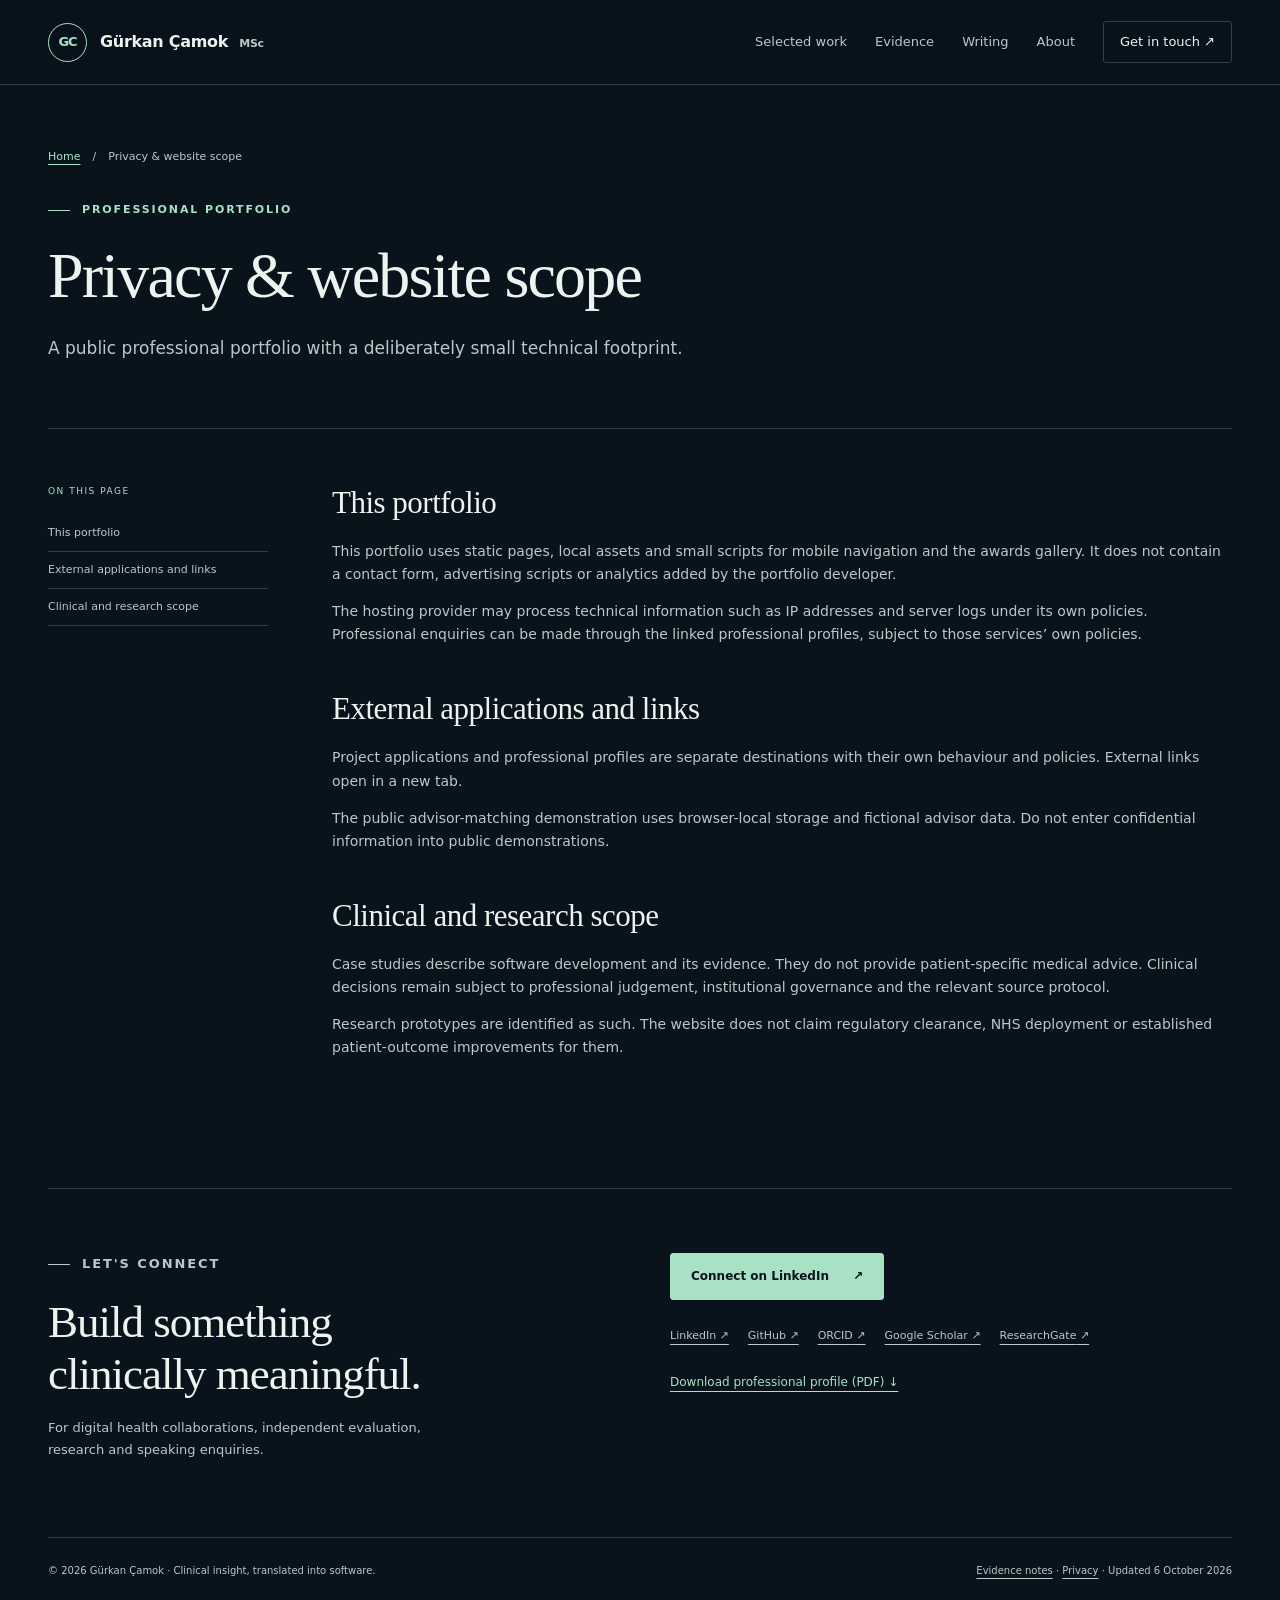
<file: privacy/index.html>
<!doctype html><html lang="en"><head><meta charset="utf-8"><meta name="viewport" content="width=device-width, initial-scale=1"><title>Privacy &amp; website scope | Gürkan Çamok</title><meta name="description" content="A public professional portfolio with a deliberately small technical footprint."><meta name="author" content="Gürkan Çamok"><meta name="robots" content="index, follow"><meta name="theme-color" content="#08131c"><link rel="canonical" href="https://gurkancamok.github.io/privacy/"><link rel="icon" href="/assets/favicon.svg" type="image/svg+xml"><link rel="icon" href="/assets/favicon.png" type="image/png"><link rel="apple-touch-icon" href="/assets/apple-touch-icon.png"><meta property="og:type" content="website"><meta property="og:site_name" content="Gürkan Çamok"><meta property="og:title" content="Privacy &amp; website scope | Gürkan Çamok"><meta property="og:description" content="A public professional portfolio with a deliberately small technical footprint."><meta property="og:url" content="https://gurkancamok.github.io/privacy/"><meta property="og:image" content="https://gurkancamok.github.io/assets/social-card.png"><meta property="og:image:width" content="1200"><meta property="og:image:height" content="630"><meta property="og:image:alt" content="Gürkan Çamok — Clinical Decision Support Systems Developer"><meta name="twitter:card" content="summary_large_image"><meta name="twitter:title" content="Privacy &amp; website scope | Gürkan Çamok"><meta name="twitter:description" content="A public professional portfolio with a deliberately small technical footprint."><meta name="twitter:image" content="https://gurkancamok.github.io/assets/social-card.png"><link rel="stylesheet" href="/assets/site.css"><script defer src="/assets/site.js"></script><script defer src="/assets/gallery.js"></script><script type="application/ld+json">[{"@context": "https://schema.org", "@type": "Person", "@id": "https://gurkancamok.github.io/#person", "name": "Gürkan Çamok", "alternateName": "Gurkan Camok", "url": "https://gurkancamok.github.io/", "image": "https://gurkancamok.github.io/assets/woundguard-recognition.jpg", "jobTitle": "Clinical Decision Support Systems Developer", "description": "Digital health software developer with a clinical background, creating decision-support products, AI-supported research prototypes, medication education applications and research workflow systems.", "sameAs": ["https://www.linkedin.com/in/gurkancamok", "https://github.com/gurkancamok", "https://orcid.org/0000-0002-7437-3219", "https://scholar.google.com/citations?hl=en&user=LBDtS3QAAAAJ", "https://www.researchgate.net/profile/Gurkan-Camok"], "knowsAbout": ["Clinical decision support", "Digital health software", "Clinical workflow design", "Rule-based systems", "Diabetes technology", "Research workflow software"]}, {"@context": "https://schema.org", "@type": "WebPage", "name": "Privacy & website scope | Gürkan Çamok", "url": "https://gurkancamok.github.io/privacy/", "about": {"@id": "https://gurkancamok.github.io/#person"}, "dateModified": "2026-10-06"}]</script></head><body><a class="skip-link" href="#main-content">Skip to content</a><header class="site-header"><div class="shell nav"><a class="brand" href="/" aria-label="Gürkan Çamok — home"><span class="brand-mark" aria-hidden="true">GC</span><span class="brand-name">Gürkan Çamok <small>MSc</small></span></a><button class="menu-toggle" type="button" aria-expanded="false" aria-controls="primary-navigation">Menu</button><nav class="nav-links" id="primary-navigation" aria-label="Main navigation"><a href="/#work">Selected work</a><a href="/#evidence">Evidence</a><a href="/#writing">Writing</a><a href="/#about">About</a><a href="/#contact" class="nav-contact">Get in touch <span aria-hidden="true">↗</span></a></nav></div></header><main id="main-content" tabindex="-1"><div class="shell page-hero"><nav class="breadcrumb" aria-label="Breadcrumb"><a href="/">Home</a><span aria-hidden="true">/</span><span>Privacy & website scope</span></nav><p class="kicker">Professional portfolio</p><h1>Privacy & website scope</h1><p class="lede">A public professional portfolio with a deliberately small technical footprint.</p></div><div class="shell page-layout"><nav class="page-toc" aria-label="On this page"><p>On this page</p><a href="#website">This portfolio</a><a href="#external">External applications and links</a><a href="#scope">Clinical and research scope</a></nav><div class="prose"><section id="website"><h2>This portfolio</h2><p>This portfolio uses static pages, local assets and small scripts for mobile navigation and the awards gallery. It does not contain a contact form, advertising scripts or analytics added by the portfolio developer.</p><p>The hosting provider may process technical information such as IP addresses and server logs under its own policies. Professional enquiries can be made through the linked professional profiles, subject to those services’ own policies.</p></section><section id="external"><h2>External applications and links</h2><p>Project applications and professional profiles are separate destinations with their own behaviour and policies. External links open in a new tab.</p><p>The public advisor-matching demonstration uses browser-local storage and fictional advisor data. Do not enter confidential information into public demonstrations.</p></section><section id="scope"><h2>Clinical and research scope</h2><p>Case studies describe software development and its evidence. They do not provide patient-specific medical advice. Clinical decisions remain subject to professional judgement, institutional governance and the relevant source protocol.</p><p>Research prototypes are identified as such. The website does not claim regulatory clearance, NHS deployment or established patient-outcome improvements for them.</p></section></div></div></main><section class="shell contact" id="contact" aria-labelledby="contact-heading"><div><p class="kicker">Let's connect</p><h2 id="contact-heading">Build something<br>clinically meaningful.</h2><p>For digital health collaborations, independent evaluation,<br>research and speaking enquiries.</p></div><div><a class="button primary" href="https://www.linkedin.com/in/gurkancamok" target="_blank" rel="noopener noreferrer">Connect on LinkedIn<span aria-hidden="true"> ↗</span><span class="sr-only"> (opens in a new tab)</span></a><div class="socials"><a class="" href="https://www.linkedin.com/in/gurkancamok" target="_blank" rel="noopener noreferrer">LinkedIn<span aria-hidden="true"> ↗</span><span class="sr-only"> (opens in a new tab)</span></a><a class="" href="https://github.com/gurkancamok" target="_blank" rel="noopener noreferrer">GitHub<span aria-hidden="true"> ↗</span><span class="sr-only"> (opens in a new tab)</span></a><a class="" href="https://orcid.org/0000-0002-7437-3219" target="_blank" rel="noopener noreferrer">ORCID<span aria-hidden="true"> ↗</span><span class="sr-only"> (opens in a new tab)</span></a><a class="" href="https://scholar.google.com/citations?hl=en&amp;user=LBDtS3QAAAAJ" target="_blank" rel="noopener noreferrer">Google Scholar<span aria-hidden="true"> ↗</span><span class="sr-only"> (opens in a new tab)</span></a><a class="" href="https://www.researchgate.net/profile/Gurkan-Camok" target="_blank" rel="noopener noreferrer">ResearchGate<span aria-hidden="true"> ↗</span><span class="sr-only"> (opens in a new tab)</span></a></div><p class="profile-print-link"><a class="text-link" href="/downloads/gurkan-camok-professional-profile.pdf" download>Download professional profile (PDF) ↓</a></p></div></section><footer class="shell footer site-footer"><span>© 2026 Gürkan Çamok · Clinical insight, translated into software.</span><span><a href="/evidence/">Evidence notes</a> · <a href="/privacy/">Privacy</a> · Updated 6 October 2026</span></footer></body></html>
</file>
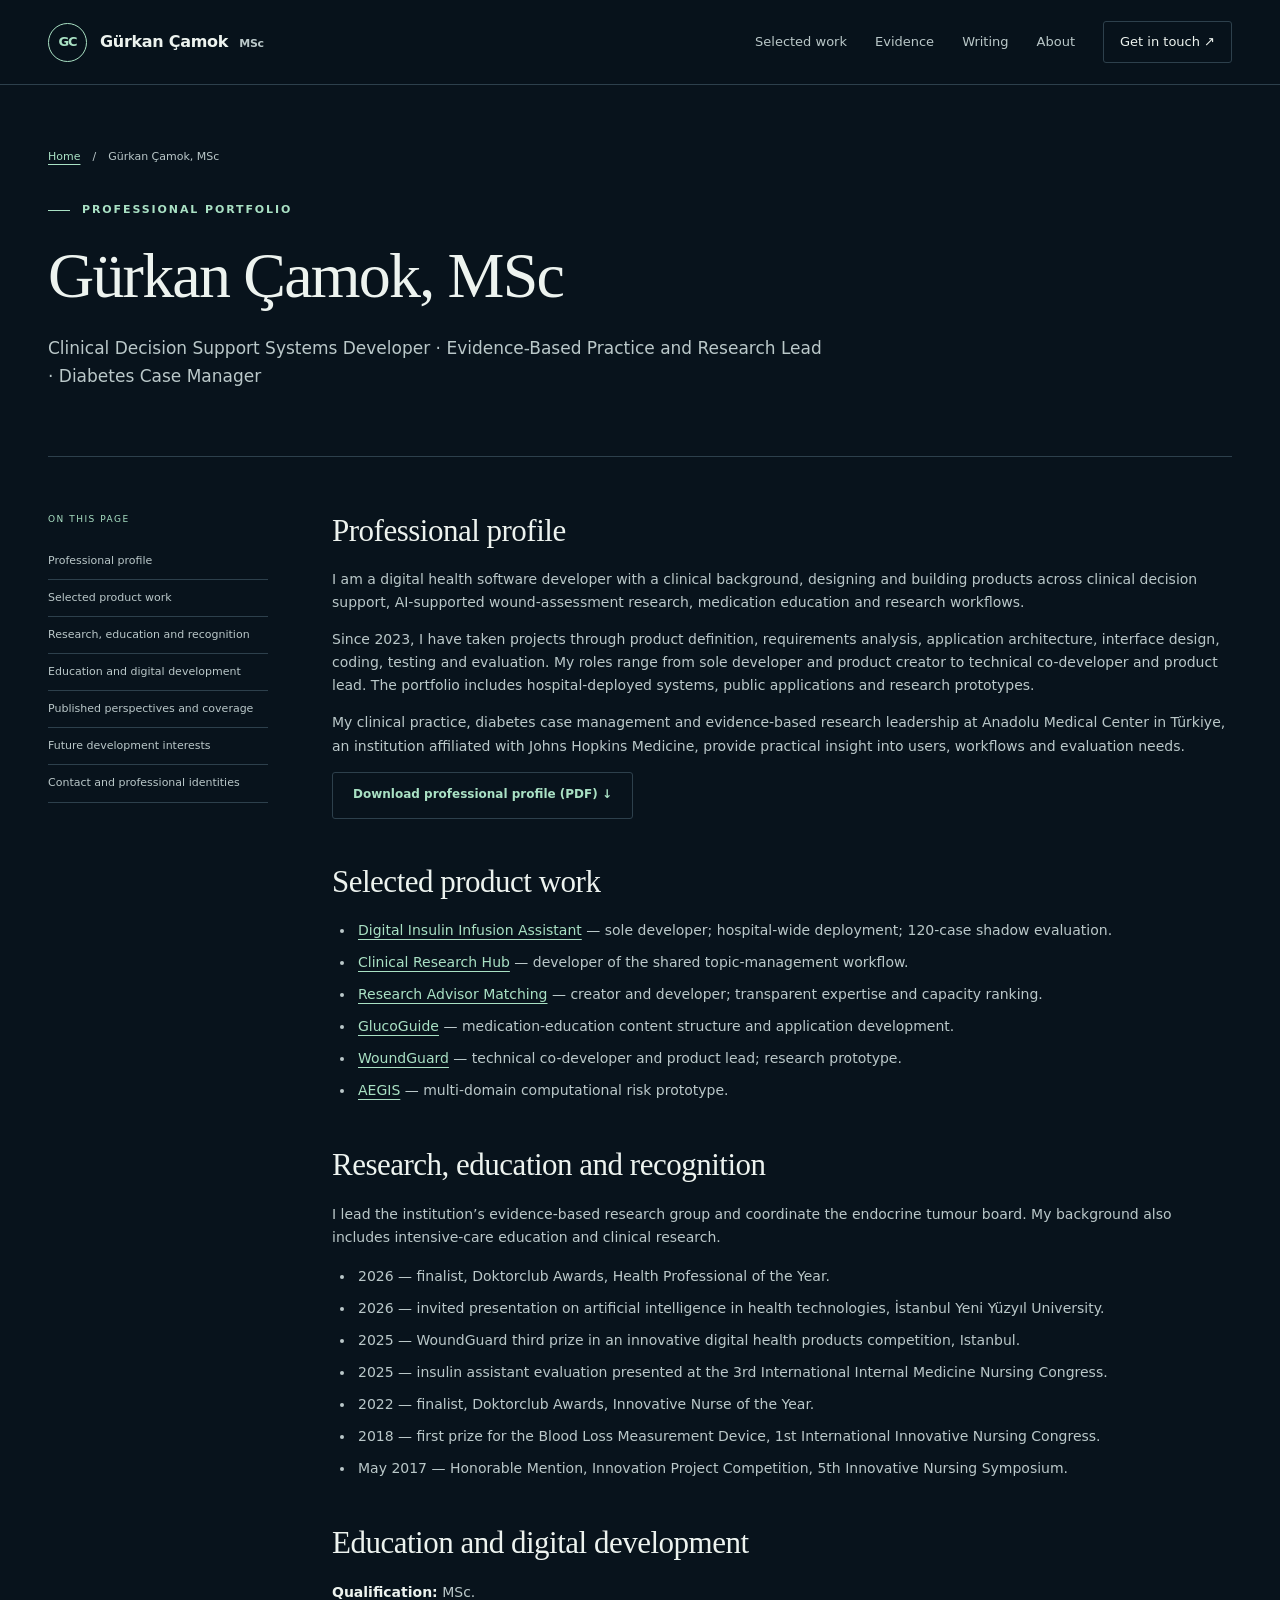
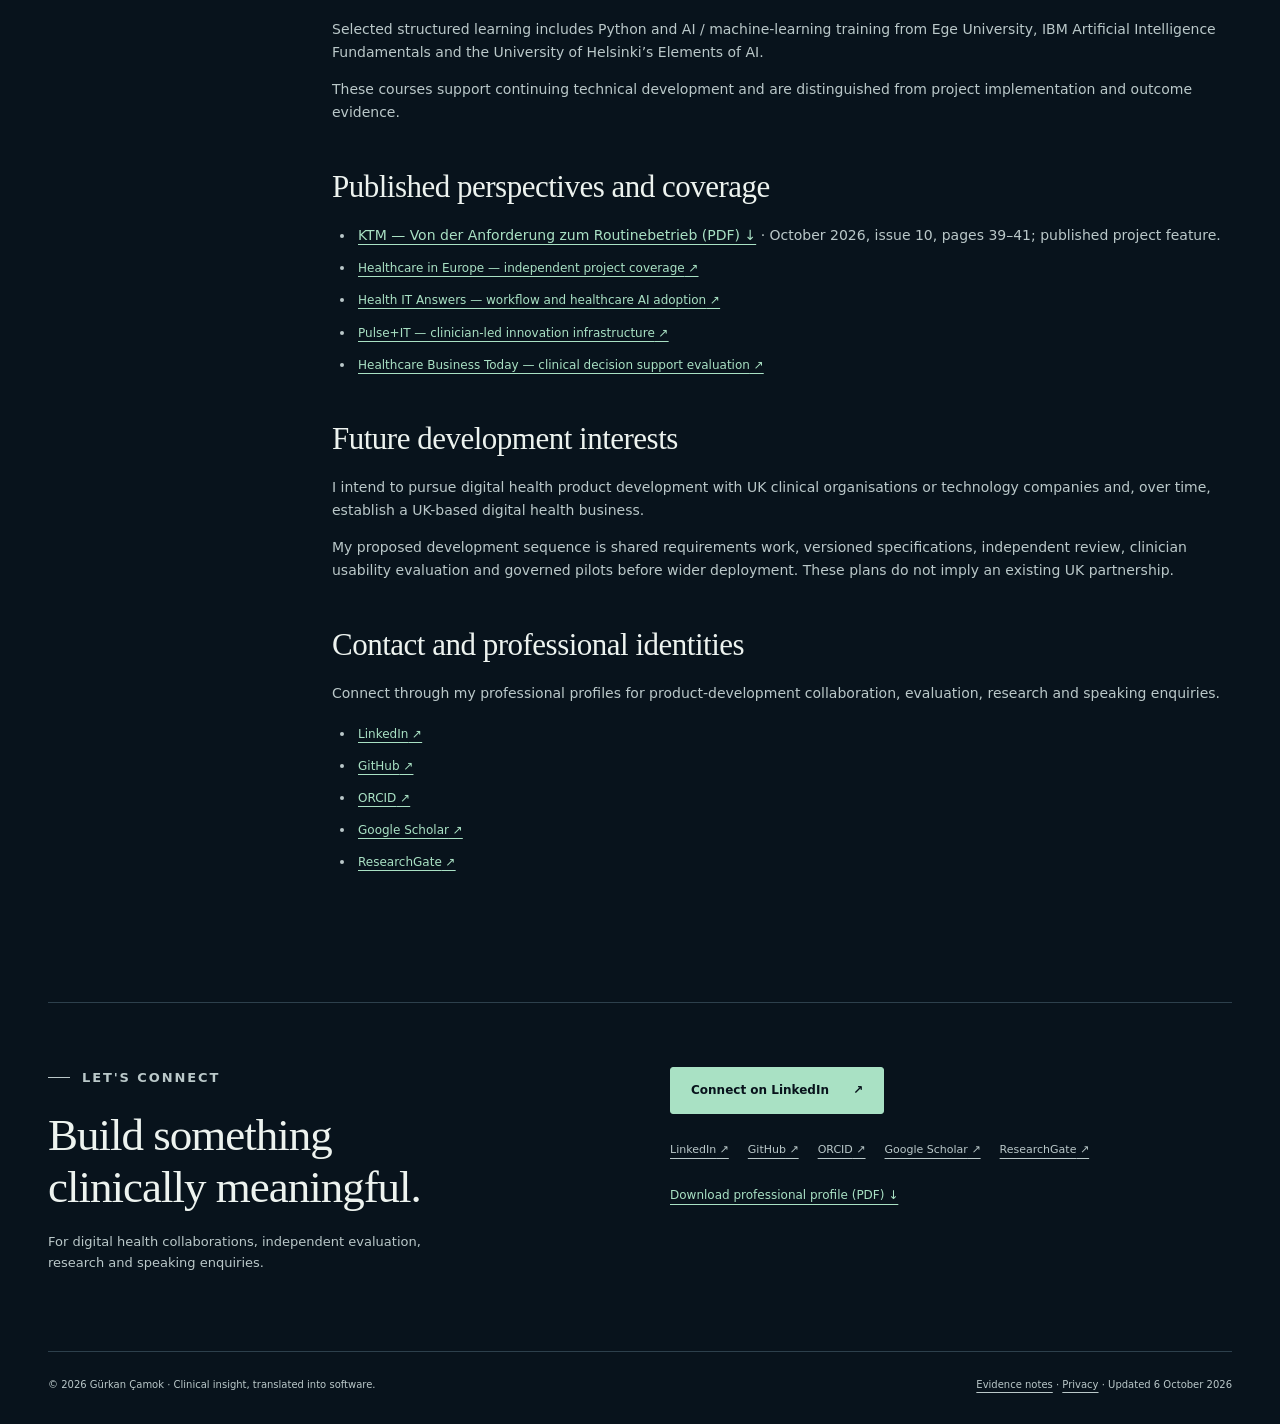
<file: profile/index.html>
<!doctype html><html lang="en"><head><meta charset="utf-8"><meta name="viewport" content="width=device-width, initial-scale=1"><title>Gürkan Çamok, MSc | Gürkan Çamok</title><meta name="description" content="Clinical Decision Support Systems Developer · Evidence-Based Practice and Research Lead · Diabetes Case Manager"><meta name="author" content="Gürkan Çamok"><meta name="robots" content="index, follow"><meta name="theme-color" content="#08131c"><link rel="canonical" href="https://gurkancamok.github.io/profile/"><link rel="icon" href="/assets/favicon.svg" type="image/svg+xml"><link rel="icon" href="/assets/favicon.png" type="image/png"><link rel="apple-touch-icon" href="/assets/apple-touch-icon.png"><meta property="og:type" content="website"><meta property="og:site_name" content="Gürkan Çamok"><meta property="og:title" content="Gürkan Çamok, MSc | Gürkan Çamok"><meta property="og:description" content="Clinical Decision Support Systems Developer · Evidence-Based Practice and Research Lead · Diabetes Case Manager"><meta property="og:url" content="https://gurkancamok.github.io/profile/"><meta property="og:image" content="https://gurkancamok.github.io/assets/social-card.png"><meta property="og:image:width" content="1200"><meta property="og:image:height" content="630"><meta property="og:image:alt" content="Gürkan Çamok — Clinical Decision Support Systems Developer"><meta name="twitter:card" content="summary_large_image"><meta name="twitter:title" content="Gürkan Çamok, MSc | Gürkan Çamok"><meta name="twitter:description" content="Clinical Decision Support Systems Developer · Evidence-Based Practice and Research Lead · Diabetes Case Manager"><meta name="twitter:image" content="https://gurkancamok.github.io/assets/social-card.png"><link rel="stylesheet" href="/assets/site.css"><script defer src="/assets/site.js"></script><script defer src="/assets/gallery.js"></script><script type="application/ld+json">[{"@context": "https://schema.org", "@type": "Person", "@id": "https://gurkancamok.github.io/#person", "name": "Gürkan Çamok", "alternateName": "Gurkan Camok", "url": "https://gurkancamok.github.io/", "image": "https://gurkancamok.github.io/assets/woundguard-recognition.jpg", "jobTitle": "Clinical Decision Support Systems Developer", "description": "Digital health software developer with a clinical background, creating decision-support products, AI-supported research prototypes, medication education applications and research workflow systems.", "sameAs": ["https://www.linkedin.com/in/gurkancamok", "https://github.com/gurkancamok", "https://orcid.org/0000-0002-7437-3219", "https://scholar.google.com/citations?hl=en&user=LBDtS3QAAAAJ", "https://www.researchgate.net/profile/Gurkan-Camok"], "knowsAbout": ["Clinical decision support", "Digital health software", "Clinical workflow design", "Rule-based systems", "Diabetes technology", "Research workflow software"]}, {"@context": "https://schema.org", "@type": "WebPage", "name": "Gürkan Çamok, MSc | Gürkan Çamok", "url": "https://gurkancamok.github.io/profile/", "about": {"@id": "https://gurkancamok.github.io/#person"}, "dateModified": "2026-10-06"}]</script></head><body><a class="skip-link" href="#main-content">Skip to content</a><header class="site-header"><div class="shell nav"><a class="brand" href="/" aria-label="Gürkan Çamok — home"><span class="brand-mark" aria-hidden="true">GC</span><span class="brand-name">Gürkan Çamok <small>MSc</small></span></a><button class="menu-toggle" type="button" aria-expanded="false" aria-controls="primary-navigation">Menu</button><nav class="nav-links" id="primary-navigation" aria-label="Main navigation"><a href="/#work">Selected work</a><a href="/#evidence">Evidence</a><a href="/#writing">Writing</a><a href="/#about">About</a><a href="/#contact" class="nav-contact">Get in touch <span aria-hidden="true">↗</span></a></nav></div></header><main id="main-content" tabindex="-1"><div class="shell page-hero"><nav class="breadcrumb" aria-label="Breadcrumb"><a href="/">Home</a><span aria-hidden="true">/</span><span>Gürkan Çamok, MSc</span></nav><p class="kicker">Professional portfolio</p><h1>Gürkan Çamok, MSc</h1><p class="lede">Clinical Decision Support Systems Developer · Evidence-Based Practice and Research Lead · Diabetes Case Manager</p></div><div class="shell page-layout"><nav class="page-toc" aria-label="On this page"><p>On this page</p><a href="#profile">Professional profile</a><a href="#work">Selected product work</a><a href="#contributions">Research, education and recognition</a><a href="#learning">Education and digital development</a><a href="#writing">Published perspectives and coverage</a><a href="#plans">Future development interests</a><a href="#contact-profile">Contact and professional identities</a></nav><div class="prose"><section id="profile"><h2>Professional profile</h2><p>I am a digital health software developer with a clinical background, designing and building products across clinical decision support, AI-supported wound-assessment research, medication education and research workflows.</p><p>Since 2023, I have taken projects through product definition, requirements analysis, application architecture, interface design, coding, testing and evaluation. My roles range from sole developer and product creator to technical co-developer and product lead. The portfolio includes hospital-deployed systems, public applications and research prototypes.</p><p>My clinical practice, diabetes case management and evidence-based research leadership at Anadolu Medical Center in Türkiye, an institution affiliated with Johns Hopkins Medicine, provide practical insight into users, workflows and evaluation needs.</p><p><a class="button" href="/downloads/gurkan-camok-professional-profile.pdf" download>Download professional profile (PDF) ↓</a></p></section><section id="work"><h2>Selected product work</h2><ul><li><a href="/projects/insulin-assistant/">Digital Insulin Infusion Assistant</a> — sole developer; hospital-wide deployment; 120-case shadow evaluation.</li><li><a href="/projects/clinical-research-hub/">Clinical Research Hub</a> — developer of the shared topic-management workflow.</li><li><a href="/projects/advisor-matching/">Research Advisor Matching</a> — creator and developer; transparent expertise and capacity ranking.</li><li><a href="/projects/glucoguide/">GlucoGuide</a> — medication-education content structure and application development.</li><li><a href="/projects/woundguard/">WoundGuard</a> — technical co-developer and product lead; research prototype.</li><li><a href="/projects/aegis/">AEGIS</a> — multi-domain computational risk prototype.</li></ul></section><section id="contributions"><h2>Research, education and recognition</h2><p>I lead the institution’s evidence-based research group and coordinate the endocrine tumour board. My background also includes intensive-care education and clinical research.</p><ul><li>2026 — finalist, Doktorclub Awards, Health Professional of the Year.</li><li>2026 — invited presentation on artificial intelligence in health technologies, İstanbul Yeni Yüzyıl University.</li><li>2025 — WoundGuard third prize in an innovative digital health products competition, Istanbul.</li><li>2025 — insulin assistant evaluation presented at the 3rd International Internal Medicine Nursing Congress.</li><li>2022 — finalist, Doktorclub Awards, Innovative Nurse of the Year.</li><li>2018 — first prize for the Blood Loss Measurement Device, 1st International Innovative Nursing Congress.</li><li>May 2017 — Honorable Mention, Innovation Project Competition, 5th Innovative Nursing Symposium.</li></ul></section><section id="learning"><h2>Education and digital development</h2><p><strong>Qualification:</strong> MSc.</p><p>Selected structured learning includes Python and AI / machine-learning training from Ege University, IBM Artificial Intelligence Fundamentals and the University of Helsinki’s Elements of AI.</p><p>These courses support continuing technical development and are distinguished from project implementation and outcome evidence.</p></section><section id="writing"><h2>Published perspectives and coverage</h2><ul><li><a href="/downloads/ktm-insulin-assistant-october-2026.pdf" download="ktm-insulin-assistant-october-2026.pdf">KTM — Von der Anforderung zum Routinebetrieb (PDF) ↓</a> · October 2026, issue 10, pages 39–41; published project feature.</li><li><a class="text-link" href="https://healthcare-in-europe.com/en/news/insulin-infusions-digital-safety.html" target="_blank" rel="noopener noreferrer">Healthcare in Europe — independent project coverage<span aria-hidden="true"> ↗</span><span class="sr-only"> (opens in a new tab)</span></a></li><li><a class="text-link" href="https://www.healthitanswers.net/the-workflow-gap-holding-back-healthcare-ai-adoption/" target="_blank" rel="noopener noreferrer">Health IT Answers — workflow and healthcare AI adoption<span aria-hidden="true"> ↗</span><span class="sr-only"> (opens in a new tab)</span></a></li><li><a class="text-link" href="https://www.pulseit.news/opinion/opinion-why-clinician-led-digital-innovation-needs-infrastructure-not-isolated-projects/" target="_blank" rel="noopener noreferrer">Pulse+IT — clinician-led innovation infrastructure<span aria-hidden="true"> ↗</span><span class="sr-only"> (opens in a new tab)</span></a></li><li><a class="text-link" href="https://www.healthcarebusinesstoday.com/validate-clinical-decision-support/" target="_blank" rel="noopener noreferrer">Healthcare Business Today — clinical decision support evaluation<span aria-hidden="true"> ↗</span><span class="sr-only"> (opens in a new tab)</span></a></li></ul></section><section id="plans"><h2>Future development interests</h2><p>I intend to pursue digital health product development with UK clinical organisations or technology companies and, over time, establish a UK-based digital health business.</p><p>My proposed development sequence is shared requirements work, versioned specifications, independent review, clinician usability evaluation and governed pilots before wider deployment. These plans do not imply an existing UK partnership.</p></section><section id="contact-profile"><h2>Contact and professional identities</h2><p>Connect through my professional profiles for product-development collaboration, evaluation, research and speaking enquiries.</p><ul><li><a class="text-link" href="https://www.linkedin.com/in/gurkancamok" target="_blank" rel="noopener noreferrer">LinkedIn<span aria-hidden="true"> ↗</span><span class="sr-only"> (opens in a new tab)</span></a></li><li><a class="text-link" href="https://github.com/gurkancamok" target="_blank" rel="noopener noreferrer">GitHub<span aria-hidden="true"> ↗</span><span class="sr-only"> (opens in a new tab)</span></a></li><li><a class="text-link" href="https://orcid.org/0000-0002-7437-3219" target="_blank" rel="noopener noreferrer">ORCID<span aria-hidden="true"> ↗</span><span class="sr-only"> (opens in a new tab)</span></a></li><li><a class="text-link" href="https://scholar.google.com/citations?hl=en&amp;user=LBDtS3QAAAAJ" target="_blank" rel="noopener noreferrer">Google Scholar<span aria-hidden="true"> ↗</span><span class="sr-only"> (opens in a new tab)</span></a></li><li><a class="text-link" href="https://www.researchgate.net/profile/Gurkan-Camok" target="_blank" rel="noopener noreferrer">ResearchGate<span aria-hidden="true"> ↗</span><span class="sr-only"> (opens in a new tab)</span></a></li></ul></section></div></div></main><section class="shell contact" id="contact" aria-labelledby="contact-heading"><div><p class="kicker">Let's connect</p><h2 id="contact-heading">Build something<br>clinically meaningful.</h2><p>For digital health collaborations, independent evaluation,<br>research and speaking enquiries.</p></div><div><a class="button primary" href="https://www.linkedin.com/in/gurkancamok" target="_blank" rel="noopener noreferrer">Connect on LinkedIn<span aria-hidden="true"> ↗</span><span class="sr-only"> (opens in a new tab)</span></a><div class="socials"><a class="" href="https://www.linkedin.com/in/gurkancamok" target="_blank" rel="noopener noreferrer">LinkedIn<span aria-hidden="true"> ↗</span><span class="sr-only"> (opens in a new tab)</span></a><a class="" href="https://github.com/gurkancamok" target="_blank" rel="noopener noreferrer">GitHub<span aria-hidden="true"> ↗</span><span class="sr-only"> (opens in a new tab)</span></a><a class="" href="https://orcid.org/0000-0002-7437-3219" target="_blank" rel="noopener noreferrer">ORCID<span aria-hidden="true"> ↗</span><span class="sr-only"> (opens in a new tab)</span></a><a class="" href="https://scholar.google.com/citations?hl=en&amp;user=LBDtS3QAAAAJ" target="_blank" rel="noopener noreferrer">Google Scholar<span aria-hidden="true"> ↗</span><span class="sr-only"> (opens in a new tab)</span></a><a class="" href="https://www.researchgate.net/profile/Gurkan-Camok" target="_blank" rel="noopener noreferrer">ResearchGate<span aria-hidden="true"> ↗</span><span class="sr-only"> (opens in a new tab)</span></a></div><p class="profile-print-link"><a class="text-link" href="/downloads/gurkan-camok-professional-profile.pdf" download>Download professional profile (PDF) ↓</a></p></div></section><footer class="shell footer site-footer"><span>© 2026 Gürkan Çamok · Clinical insight, translated into software.</span><span><a href="/evidence/">Evidence notes</a> · <a href="/privacy/">Privacy</a> · Updated 6 October 2026</span></footer></body></html>
</file>
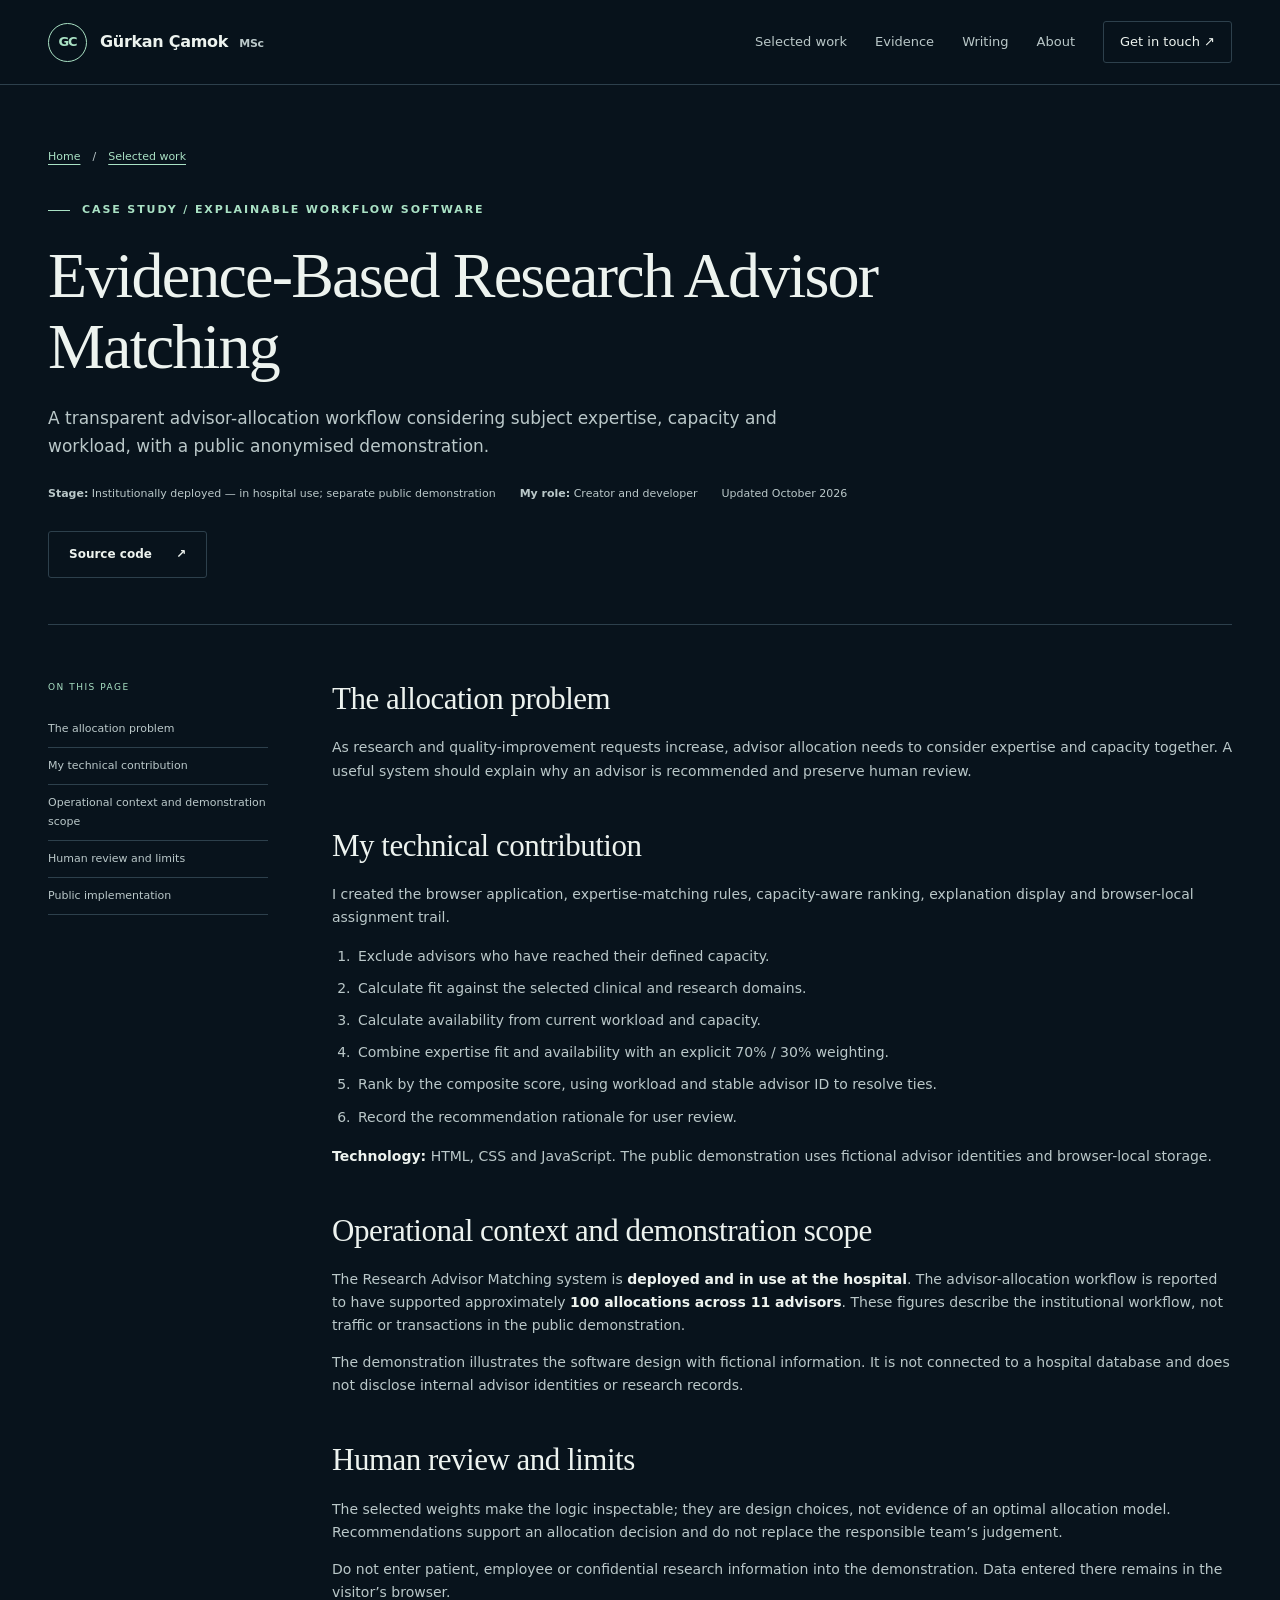
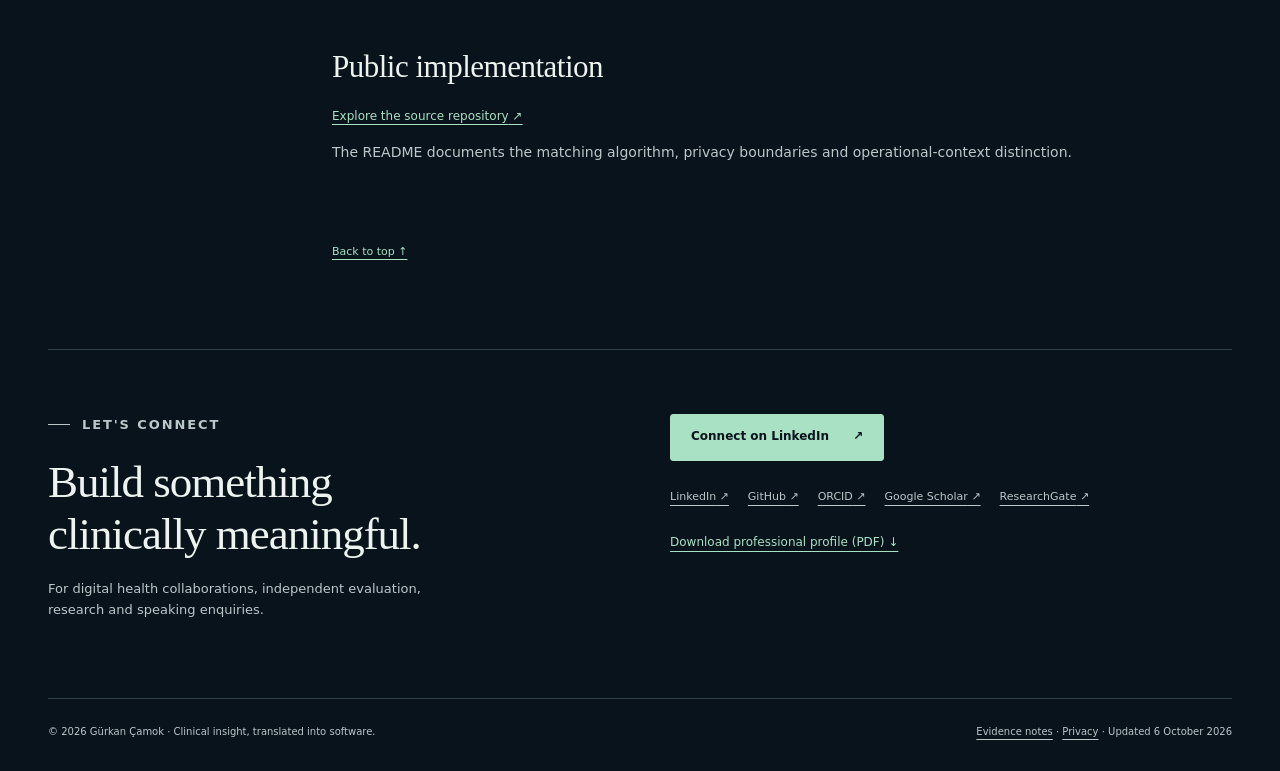
<file: projects/advisor-matching/index.html>
<!doctype html><html lang="en"><head><meta charset="utf-8"><meta name="viewport" content="width=device-width, initial-scale=1"><title>Evidence-Based Research Advisor Matching | Gürkan Çamok</title><meta name="description" content="A transparent advisor-allocation workflow considering subject expertise, capacity and workload, with a public anonymised demonstration."><meta name="author" content="Gürkan Çamok"><meta name="robots" content="index, follow"><meta name="theme-color" content="#08131c"><link rel="canonical" href="https://gurkancamok.github.io/projects/advisor-matching/"><link rel="icon" href="/assets/favicon.svg" type="image/svg+xml"><link rel="icon" href="/assets/favicon.png" type="image/png"><link rel="apple-touch-icon" href="/assets/apple-touch-icon.png"><meta property="og:type" content="website"><meta property="og:site_name" content="Gürkan Çamok"><meta property="og:title" content="Evidence-Based Research Advisor Matching | Gürkan Çamok"><meta property="og:description" content="A transparent advisor-allocation workflow considering subject expertise, capacity and workload, with a public anonymised demonstration."><meta property="og:url" content="https://gurkancamok.github.io/projects/advisor-matching/"><meta property="og:image" content="https://gurkancamok.github.io/assets/social-card.png"><meta property="og:image:width" content="1200"><meta property="og:image:height" content="630"><meta property="og:image:alt" content="Gürkan Çamok — Clinical Decision Support Systems Developer"><meta name="twitter:card" content="summary_large_image"><meta name="twitter:title" content="Evidence-Based Research Advisor Matching | Gürkan Çamok"><meta name="twitter:description" content="A transparent advisor-allocation workflow considering subject expertise, capacity and workload, with a public anonymised demonstration."><meta name="twitter:image" content="https://gurkancamok.github.io/assets/social-card.png"><link rel="stylesheet" href="/assets/site.css"><script defer src="/assets/site.js"></script><script defer src="/assets/gallery.js"></script><script type="application/ld+json">[{"@context": "https://schema.org", "@type": "Person", "@id": "https://gurkancamok.github.io/#person", "name": "Gürkan Çamok", "alternateName": "Gurkan Camok", "url": "https://gurkancamok.github.io/", "image": "https://gurkancamok.github.io/assets/woundguard-recognition.jpg", "jobTitle": "Clinical Decision Support Systems Developer", "description": "Digital health software developer with a clinical background, creating decision-support products, AI-supported research prototypes, medication education applications and research workflow systems.", "sameAs": ["https://www.linkedin.com/in/gurkancamok", "https://github.com/gurkancamok", "https://orcid.org/0000-0002-7437-3219", "https://scholar.google.com/citations?hl=en&user=LBDtS3QAAAAJ", "https://www.researchgate.net/profile/Gurkan-Camok"], "knowsAbout": ["Clinical decision support", "Digital health software", "Clinical workflow design", "Rule-based systems", "Diabetes technology", "Research workflow software"]}, {"@context": "https://schema.org", "@type": "WebPage", "name": "Evidence-Based Research Advisor Matching | Gürkan Çamok", "url": "https://gurkancamok.github.io/projects/advisor-matching/", "about": {"@id": "https://gurkancamok.github.io/#person"}, "dateModified": "2026-10-06"}]</script></head><body><a class="skip-link" href="#main-content">Skip to content</a><header class="site-header"><div class="shell nav"><a class="brand" href="/" aria-label="Gürkan Çamok — home"><span class="brand-mark" aria-hidden="true">GC</span><span class="brand-name">Gürkan Çamok <small>MSc</small></span></a><button class="menu-toggle" type="button" aria-expanded="false" aria-controls="primary-navigation">Menu</button><nav class="nav-links" id="primary-navigation" aria-label="Main navigation"><a href="/#work">Selected work</a><a href="/#evidence">Evidence</a><a href="/#writing">Writing</a><a href="/#about">About</a><a href="/#contact" class="nav-contact">Get in touch <span aria-hidden="true">↗</span></a></nav></div></header><main id="main-content" tabindex="-1"><div class="shell page-hero"><nav class="breadcrumb" aria-label="Breadcrumb"><a href="/">Home</a><span aria-hidden="true">/</span><a href="/#work">Selected work</a></nav><p class="kicker">Case study / explainable workflow software</p><h1>Evidence-Based Research Advisor Matching</h1><p class="lede">A transparent advisor-allocation workflow considering subject expertise, capacity and workload, with a public anonymised demonstration.</p><div class="page-meta"><span><strong>Stage:</strong> Institutionally deployed — in hospital use; separate public demonstration</span><span><strong>My role:</strong> Creator and developer</span><span>Updated October 2026</span></div><div class="actions" style="margin-top:28px"><a class="button" href="https://github.com/gurkancamok/evidence-based-advisor-matching" target="_blank" rel="noopener noreferrer">Source code<span aria-hidden="true"> ↗</span><span class="sr-only"> (opens in a new tab)</span></a></div></div><div class="shell page-layout"><nav class="page-toc" aria-label="On this page"><p>On this page</p><a href="#problem">The allocation problem</a><a href="#contribution">My technical contribution</a><a href="#use">Operational context and demonstration scope</a><a href="#limits">Human review and limits</a><a href="#sources">Public implementation</a></nav><div class="prose"><section id="problem"><h2>The allocation problem</h2><p>As research and quality-improvement requests increase, advisor allocation needs to consider expertise and capacity together. A useful system should explain why an advisor is recommended and preserve human review.</p></section><section id="contribution"><h2>My technical contribution</h2><p>I created the browser application, expertise-matching rules, capacity-aware ranking, explanation display and browser-local assignment trail.</p><ol><li>Exclude advisors who have reached their defined capacity.</li><li>Calculate fit against the selected clinical and research domains.</li><li>Calculate availability from current workload and capacity.</li><li>Combine expertise fit and availability with an explicit 70% / 30% weighting.</li><li>Rank by the composite score, using workload and stable advisor ID to resolve ties.</li><li>Record the recommendation rationale for user review.</li></ol><p><strong>Technology:</strong> HTML, CSS and JavaScript. The public demonstration uses fictional advisor identities and browser-local storage.</p></section><section id="use"><h2>Operational context and demonstration scope</h2><p>The Research Advisor Matching system is <strong>deployed and in use at the hospital</strong>. The advisor-allocation workflow is reported to have supported approximately <strong>100 allocations across 11 advisors</strong>. These figures describe the institutional workflow, not traffic or transactions in the public demonstration.</p><p>The demonstration illustrates the software design with fictional information. It is not connected to a hospital database and does not disclose internal advisor identities or research records.</p></section><section id="limits"><h2>Human review and limits</h2><p>The selected weights make the logic inspectable; they are design choices, not evidence of an optimal allocation model. Recommendations support an allocation decision and do not replace the responsible team’s judgement.</p><p>Do not enter patient, employee or confidential research information into the demonstration. Data entered there remains in the visitor’s browser.</p></section><section id="sources"><h2>Public implementation</h2><p><a class="text-link" href="https://github.com/gurkancamok/evidence-based-advisor-matching" target="_blank" rel="noopener noreferrer">Explore the source repository<span aria-hidden="true"> ↗</span><span class="sr-only"> (opens in a new tab)</span></a></p><p>The README documents the matching algorithm, privacy boundaries and operational-context distinction.</p></section><a class="back-to-top" href="#main-content">Back to top ↑</a></div></div></main><section class="shell contact" id="contact" aria-labelledby="contact-heading"><div><p class="kicker">Let's connect</p><h2 id="contact-heading">Build something<br>clinically meaningful.</h2><p>For digital health collaborations, independent evaluation,<br>research and speaking enquiries.</p></div><div><a class="button primary" href="https://www.linkedin.com/in/gurkancamok" target="_blank" rel="noopener noreferrer">Connect on LinkedIn<span aria-hidden="true"> ↗</span><span class="sr-only"> (opens in a new tab)</span></a><div class="socials"><a class="" href="https://www.linkedin.com/in/gurkancamok" target="_blank" rel="noopener noreferrer">LinkedIn<span aria-hidden="true"> ↗</span><span class="sr-only"> (opens in a new tab)</span></a><a class="" href="https://github.com/gurkancamok" target="_blank" rel="noopener noreferrer">GitHub<span aria-hidden="true"> ↗</span><span class="sr-only"> (opens in a new tab)</span></a><a class="" href="https://orcid.org/0000-0002-7437-3219" target="_blank" rel="noopener noreferrer">ORCID<span aria-hidden="true"> ↗</span><span class="sr-only"> (opens in a new tab)</span></a><a class="" href="https://scholar.google.com/citations?hl=en&amp;user=LBDtS3QAAAAJ" target="_blank" rel="noopener noreferrer">Google Scholar<span aria-hidden="true"> ↗</span><span class="sr-only"> (opens in a new tab)</span></a><a class="" href="https://www.researchgate.net/profile/Gurkan-Camok" target="_blank" rel="noopener noreferrer">ResearchGate<span aria-hidden="true"> ↗</span><span class="sr-only"> (opens in a new tab)</span></a></div><p class="profile-print-link"><a class="text-link" href="/downloads/gurkan-camok-professional-profile.pdf" download>Download professional profile (PDF) ↓</a></p></div></section><footer class="shell footer site-footer"><span>© 2026 Gürkan Çamok · Clinical insight, translated into software.</span><span><a href="/evidence/">Evidence notes</a> · <a href="/privacy/">Privacy</a> · Updated 6 October 2026</span></footer></body></html>
</file>
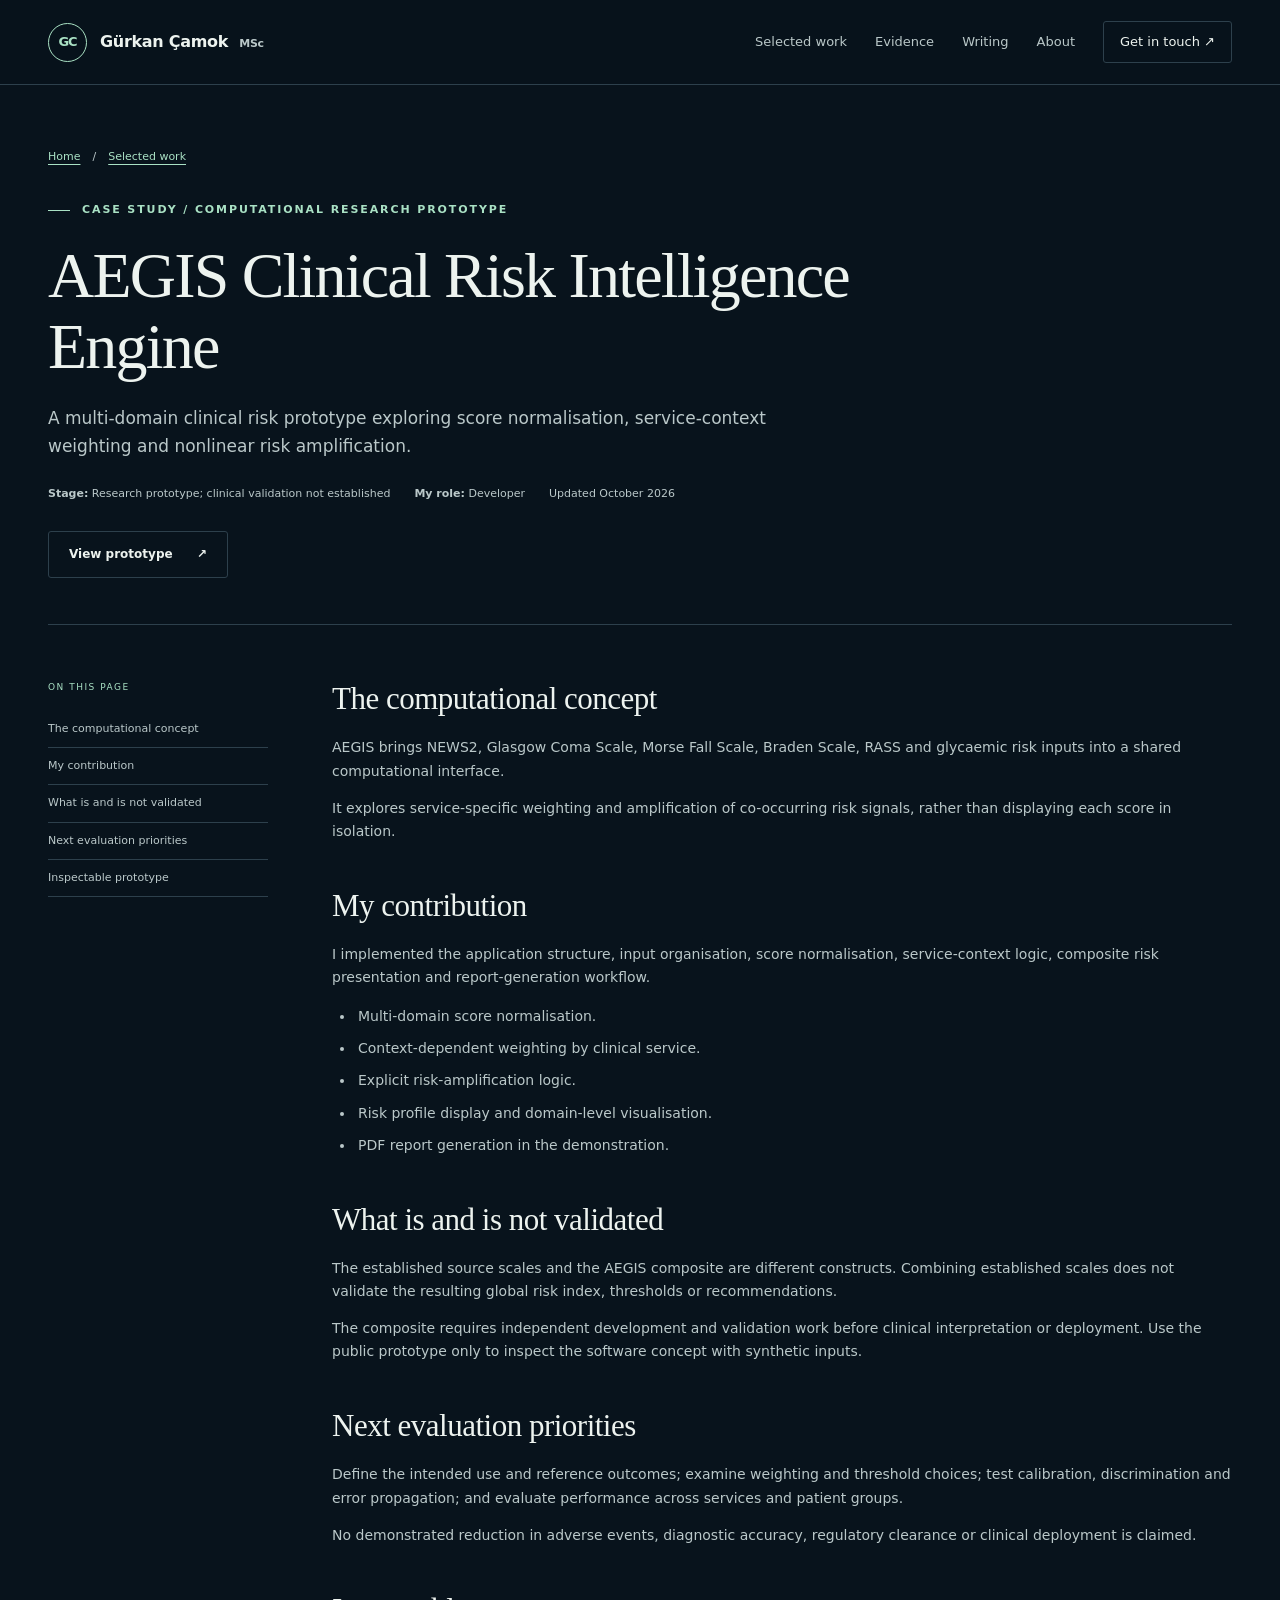
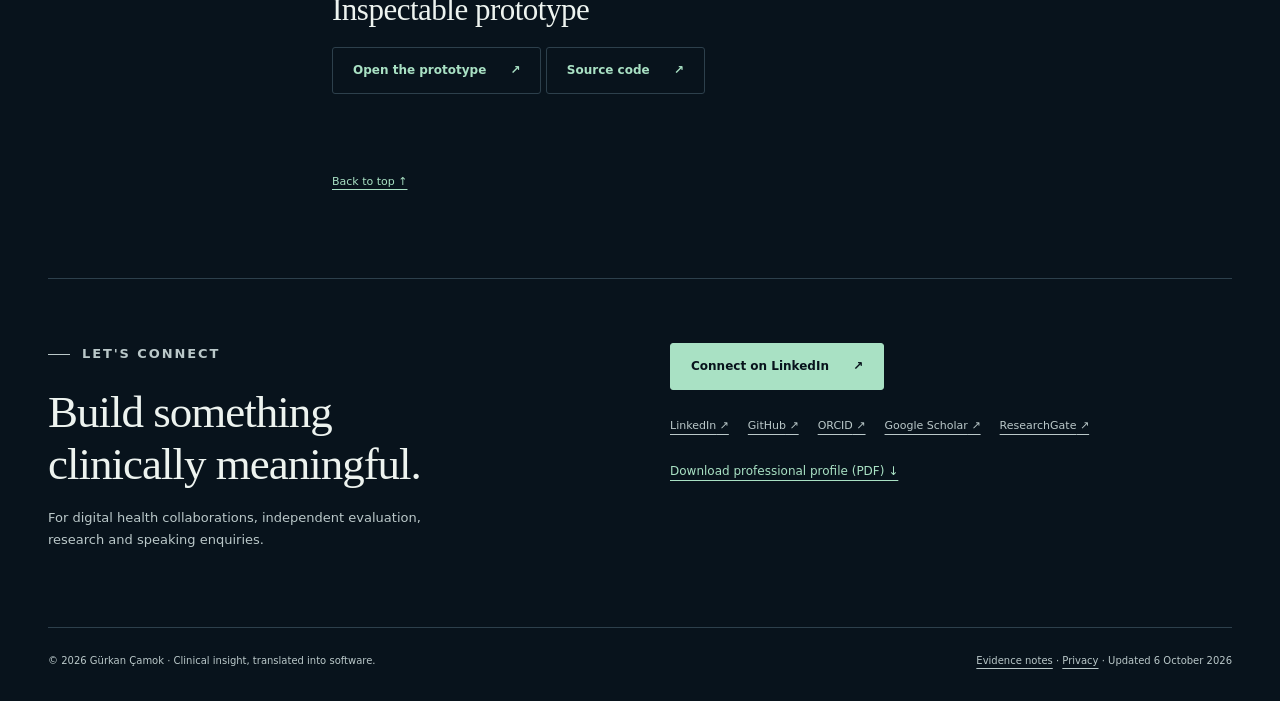
<file: projects/aegis/index.html>
<!doctype html><html lang="en"><head><meta charset="utf-8"><meta name="viewport" content="width=device-width, initial-scale=1"><title>AEGIS Clinical Risk Intelligence Engine | Gürkan Çamok</title><meta name="description" content="A multi-domain clinical risk prototype exploring score normalisation, service-context weighting and nonlinear risk amplification."><meta name="author" content="Gürkan Çamok"><meta name="robots" content="index, follow"><meta name="theme-color" content="#08131c"><link rel="canonical" href="https://gurkancamok.github.io/projects/aegis/"><link rel="icon" href="/assets/favicon.svg" type="image/svg+xml"><link rel="icon" href="/assets/favicon.png" type="image/png"><link rel="apple-touch-icon" href="/assets/apple-touch-icon.png"><meta property="og:type" content="website"><meta property="og:site_name" content="Gürkan Çamok"><meta property="og:title" content="AEGIS Clinical Risk Intelligence Engine | Gürkan Çamok"><meta property="og:description" content="A multi-domain clinical risk prototype exploring score normalisation, service-context weighting and nonlinear risk amplification."><meta property="og:url" content="https://gurkancamok.github.io/projects/aegis/"><meta property="og:image" content="https://gurkancamok.github.io/assets/social-card.png"><meta property="og:image:width" content="1200"><meta property="og:image:height" content="630"><meta property="og:image:alt" content="Gürkan Çamok — Clinical Decision Support Systems Developer"><meta name="twitter:card" content="summary_large_image"><meta name="twitter:title" content="AEGIS Clinical Risk Intelligence Engine | Gürkan Çamok"><meta name="twitter:description" content="A multi-domain clinical risk prototype exploring score normalisation, service-context weighting and nonlinear risk amplification."><meta name="twitter:image" content="https://gurkancamok.github.io/assets/social-card.png"><link rel="stylesheet" href="/assets/site.css"><script defer src="/assets/site.js"></script><script defer src="/assets/gallery.js"></script><script type="application/ld+json">[{"@context": "https://schema.org", "@type": "Person", "@id": "https://gurkancamok.github.io/#person", "name": "Gürkan Çamok", "alternateName": "Gurkan Camok", "url": "https://gurkancamok.github.io/", "image": "https://gurkancamok.github.io/assets/woundguard-recognition.jpg", "jobTitle": "Clinical Decision Support Systems Developer", "description": "Digital health software developer with a clinical background, creating decision-support products, AI-supported research prototypes, medication education applications and research workflow systems.", "sameAs": ["https://www.linkedin.com/in/gurkancamok", "https://github.com/gurkancamok", "https://orcid.org/0000-0002-7437-3219", "https://scholar.google.com/citations?hl=en&user=LBDtS3QAAAAJ", "https://www.researchgate.net/profile/Gurkan-Camok"], "knowsAbout": ["Clinical decision support", "Digital health software", "Clinical workflow design", "Rule-based systems", "Diabetes technology", "Research workflow software"]}, {"@context": "https://schema.org", "@type": "WebPage", "name": "AEGIS Clinical Risk Intelligence Engine | Gürkan Çamok", "url": "https://gurkancamok.github.io/projects/aegis/", "about": {"@id": "https://gurkancamok.github.io/#person"}, "dateModified": "2026-10-06"}]</script></head><body><a class="skip-link" href="#main-content">Skip to content</a><header class="site-header"><div class="shell nav"><a class="brand" href="/" aria-label="Gürkan Çamok — home"><span class="brand-mark" aria-hidden="true">GC</span><span class="brand-name">Gürkan Çamok <small>MSc</small></span></a><button class="menu-toggle" type="button" aria-expanded="false" aria-controls="primary-navigation">Menu</button><nav class="nav-links" id="primary-navigation" aria-label="Main navigation"><a href="/#work">Selected work</a><a href="/#evidence">Evidence</a><a href="/#writing">Writing</a><a href="/#about">About</a><a href="/#contact" class="nav-contact">Get in touch <span aria-hidden="true">↗</span></a></nav></div></header><main id="main-content" tabindex="-1"><div class="shell page-hero"><nav class="breadcrumb" aria-label="Breadcrumb"><a href="/">Home</a><span aria-hidden="true">/</span><a href="/#work">Selected work</a></nav><p class="kicker">Case study / computational research prototype</p><h1>AEGIS Clinical Risk Intelligence Engine</h1><p class="lede">A multi-domain clinical risk prototype exploring score normalisation, service-context weighting and nonlinear risk amplification.</p><div class="page-meta"><span><strong>Stage:</strong> Research prototype; clinical validation not established</span><span><strong>My role:</strong> Developer</span><span>Updated October 2026</span></div><div class="actions" style="margin-top:28px"><a class="button" href="https://gurkancamok.github.io/aegis-clinical-risk-engine/" target="_blank" rel="noopener noreferrer">View prototype<span aria-hidden="true"> ↗</span><span class="sr-only"> (opens in a new tab)</span></a></div></div><div class="shell page-layout"><nav class="page-toc" aria-label="On this page"><p>On this page</p><a href="#concept">The computational concept</a><a href="#contribution">My contribution</a><a href="#validation">What is and is not validated</a><a href="#next">Next evaluation priorities</a><a href="#sources">Inspectable prototype</a></nav><div class="prose"><section id="concept"><h2>The computational concept</h2><p>AEGIS brings NEWS2, Glasgow Coma Scale, Morse Fall Scale, Braden Scale, RASS and glycaemic risk inputs into a shared computational interface.</p><p>It explores service-specific weighting and amplification of co-occurring risk signals, rather than displaying each score in isolation.</p></section><section id="contribution"><h2>My contribution</h2><p>I implemented the application structure, input organisation, score normalisation, service-context logic, composite risk presentation and report-generation workflow.</p><ul><li>Multi-domain score normalisation.</li><li>Context-dependent weighting by clinical service.</li><li>Explicit risk-amplification logic.</li><li>Risk profile display and domain-level visualisation.</li><li>PDF report generation in the demonstration.</li></ul></section><section id="validation"><h2>What is and is not validated</h2><p>The established source scales and the AEGIS composite are different constructs. Combining established scales does not validate the resulting global risk index, thresholds or recommendations.</p><p>The composite requires independent development and validation work before clinical interpretation or deployment. Use the public prototype only to inspect the software concept with synthetic inputs.</p></section><section id="next"><h2>Next evaluation priorities</h2><p>Define the intended use and reference outcomes; examine weighting and threshold choices; test calibration, discrimination and error propagation; and evaluate performance across services and patient groups.</p><p>No demonstrated reduction in adverse events, diagnostic accuracy, regulatory clearance or clinical deployment is claimed.</p></section><section id="sources"><h2>Inspectable prototype</h2><p><a class="button" href="https://gurkancamok.github.io/aegis-clinical-risk-engine/" target="_blank" rel="noopener noreferrer">Open the prototype<span aria-hidden="true"> ↗</span><span class="sr-only"> (opens in a new tab)</span></a> <a class="button" href="https://github.com/gurkancamok/aegis-clinical-risk-engine" target="_blank" rel="noopener noreferrer">Source code<span aria-hidden="true"> ↗</span><span class="sr-only"> (opens in a new tab)</span></a></p></section><a class="back-to-top" href="#main-content">Back to top ↑</a></div></div></main><section class="shell contact" id="contact" aria-labelledby="contact-heading"><div><p class="kicker">Let's connect</p><h2 id="contact-heading">Build something<br>clinically meaningful.</h2><p>For digital health collaborations, independent evaluation,<br>research and speaking enquiries.</p></div><div><a class="button primary" href="https://www.linkedin.com/in/gurkancamok" target="_blank" rel="noopener noreferrer">Connect on LinkedIn<span aria-hidden="true"> ↗</span><span class="sr-only"> (opens in a new tab)</span></a><div class="socials"><a class="" href="https://www.linkedin.com/in/gurkancamok" target="_blank" rel="noopener noreferrer">LinkedIn<span aria-hidden="true"> ↗</span><span class="sr-only"> (opens in a new tab)</span></a><a class="" href="https://github.com/gurkancamok" target="_blank" rel="noopener noreferrer">GitHub<span aria-hidden="true"> ↗</span><span class="sr-only"> (opens in a new tab)</span></a><a class="" href="https://orcid.org/0000-0002-7437-3219" target="_blank" rel="noopener noreferrer">ORCID<span aria-hidden="true"> ↗</span><span class="sr-only"> (opens in a new tab)</span></a><a class="" href="https://scholar.google.com/citations?hl=en&amp;user=LBDtS3QAAAAJ" target="_blank" rel="noopener noreferrer">Google Scholar<span aria-hidden="true"> ↗</span><span class="sr-only"> (opens in a new tab)</span></a><a class="" href="https://www.researchgate.net/profile/Gurkan-Camok" target="_blank" rel="noopener noreferrer">ResearchGate<span aria-hidden="true"> ↗</span><span class="sr-only"> (opens in a new tab)</span></a></div><p class="profile-print-link"><a class="text-link" href="/downloads/gurkan-camok-professional-profile.pdf" download>Download professional profile (PDF) ↓</a></p></div></section><footer class="shell footer site-footer"><span>© 2026 Gürkan Çamok · Clinical insight, translated into software.</span><span><a href="/evidence/">Evidence notes</a> · <a href="/privacy/">Privacy</a> · Updated 6 October 2026</span></footer></body></html>
</file>
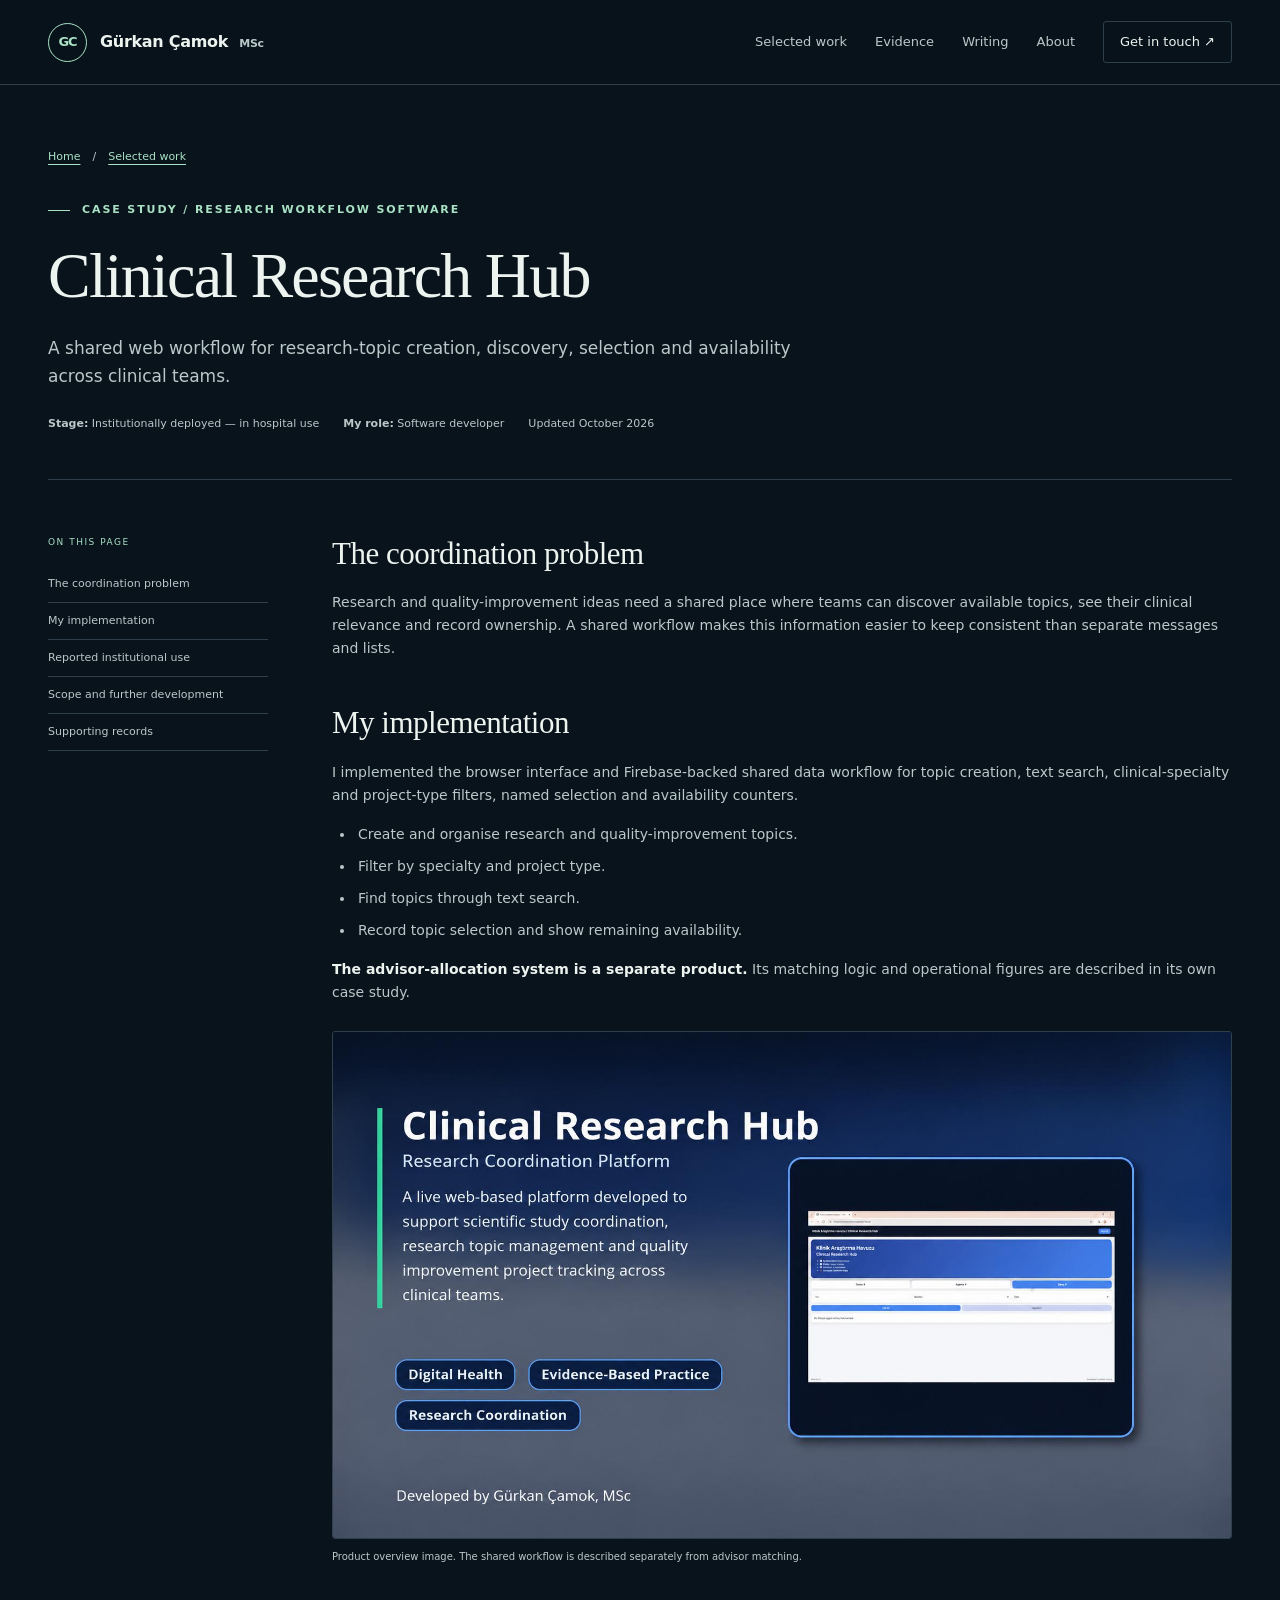
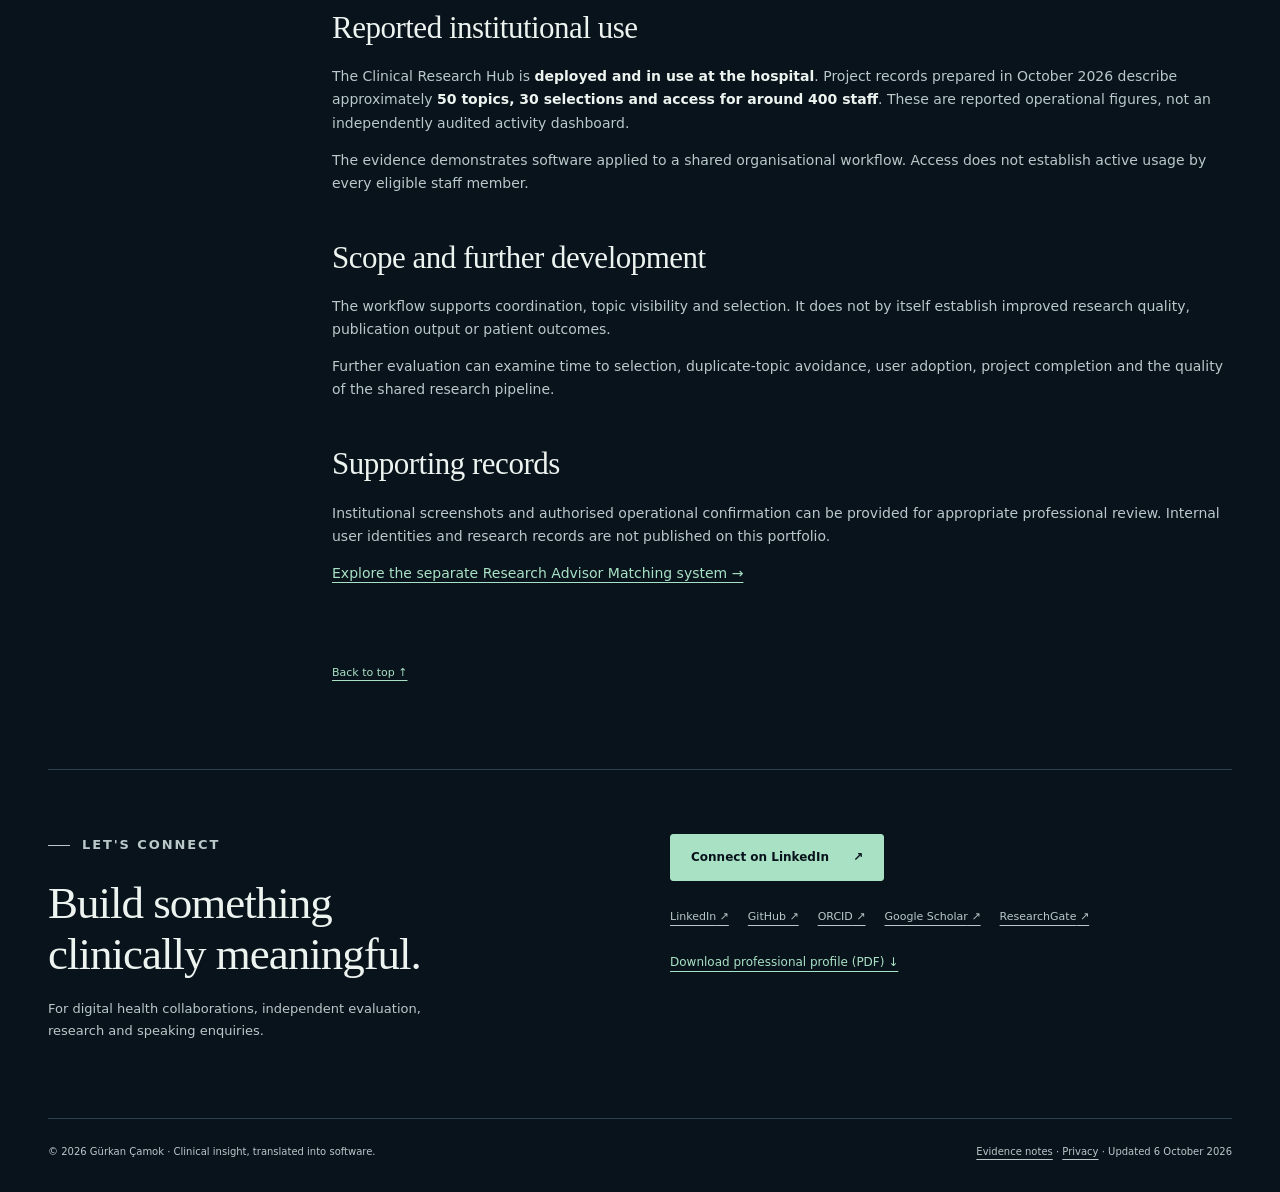
<file: projects/clinical-research-hub/index.html>
<!doctype html><html lang="en"><head><meta charset="utf-8"><meta name="viewport" content="width=device-width, initial-scale=1"><title>Clinical Research Hub | Gürkan Çamok</title><meta name="description" content="A shared web workflow for research-topic creation, discovery, selection and availability across clinical teams."><meta name="author" content="Gürkan Çamok"><meta name="robots" content="index, follow"><meta name="theme-color" content="#08131c"><link rel="canonical" href="https://gurkancamok.github.io/projects/clinical-research-hub/"><link rel="icon" href="/assets/favicon.svg" type="image/svg+xml"><link rel="icon" href="/assets/favicon.png" type="image/png"><link rel="apple-touch-icon" href="/assets/apple-touch-icon.png"><meta property="og:type" content="website"><meta property="og:site_name" content="Gürkan Çamok"><meta property="og:title" content="Clinical Research Hub | Gürkan Çamok"><meta property="og:description" content="A shared web workflow for research-topic creation, discovery, selection and availability across clinical teams."><meta property="og:url" content="https://gurkancamok.github.io/projects/clinical-research-hub/"><meta property="og:image" content="https://gurkancamok.github.io/assets/social-card.png"><meta property="og:image:width" content="1200"><meta property="og:image:height" content="630"><meta property="og:image:alt" content="Gürkan Çamok — Clinical Decision Support Systems Developer"><meta name="twitter:card" content="summary_large_image"><meta name="twitter:title" content="Clinical Research Hub | Gürkan Çamok"><meta name="twitter:description" content="A shared web workflow for research-topic creation, discovery, selection and availability across clinical teams."><meta name="twitter:image" content="https://gurkancamok.github.io/assets/social-card.png"><link rel="stylesheet" href="/assets/site.css"><script defer src="/assets/site.js"></script><script defer src="/assets/gallery.js"></script><script type="application/ld+json">[{"@context": "https://schema.org", "@type": "Person", "@id": "https://gurkancamok.github.io/#person", "name": "Gürkan Çamok", "alternateName": "Gurkan Camok", "url": "https://gurkancamok.github.io/", "image": "https://gurkancamok.github.io/assets/woundguard-recognition.jpg", "jobTitle": "Clinical Decision Support Systems Developer", "description": "Digital health software developer with a clinical background, creating decision-support products, AI-supported research prototypes, medication education applications and research workflow systems.", "sameAs": ["https://www.linkedin.com/in/gurkancamok", "https://github.com/gurkancamok", "https://orcid.org/0000-0002-7437-3219", "https://scholar.google.com/citations?hl=en&user=LBDtS3QAAAAJ", "https://www.researchgate.net/profile/Gurkan-Camok"], "knowsAbout": ["Clinical decision support", "Digital health software", "Clinical workflow design", "Rule-based systems", "Diabetes technology", "Research workflow software"]}, {"@context": "https://schema.org", "@type": "WebPage", "name": "Clinical Research Hub | Gürkan Çamok", "url": "https://gurkancamok.github.io/projects/clinical-research-hub/", "about": {"@id": "https://gurkancamok.github.io/#person"}, "dateModified": "2026-10-06"}]</script></head><body><a class="skip-link" href="#main-content">Skip to content</a><header class="site-header"><div class="shell nav"><a class="brand" href="/" aria-label="Gürkan Çamok — home"><span class="brand-mark" aria-hidden="true">GC</span><span class="brand-name">Gürkan Çamok <small>MSc</small></span></a><button class="menu-toggle" type="button" aria-expanded="false" aria-controls="primary-navigation">Menu</button><nav class="nav-links" id="primary-navigation" aria-label="Main navigation"><a href="/#work">Selected work</a><a href="/#evidence">Evidence</a><a href="/#writing">Writing</a><a href="/#about">About</a><a href="/#contact" class="nav-contact">Get in touch <span aria-hidden="true">↗</span></a></nav></div></header><main id="main-content" tabindex="-1"><div class="shell page-hero"><nav class="breadcrumb" aria-label="Breadcrumb"><a href="/">Home</a><span aria-hidden="true">/</span><a href="/#work">Selected work</a></nav><p class="kicker">Case study / research workflow software</p><h1>Clinical Research Hub</h1><p class="lede">A shared web workflow for research-topic creation, discovery, selection and availability across clinical teams.</p><div class="page-meta"><span><strong>Stage:</strong> Institutionally deployed — in hospital use</span><span><strong>My role:</strong> Software developer</span><span>Updated October 2026</span></div></div><div class="shell page-layout"><nav class="page-toc" aria-label="On this page"><p>On this page</p><a href="#problem">The coordination problem</a><a href="#contribution">My implementation</a><a href="#use">Reported institutional use</a><a href="#scope">Scope and further development</a><a href="#records">Supporting records</a></nav><div class="prose"><section id="problem"><h2>The coordination problem</h2><p>Research and quality-improvement ideas need a shared place where teams can discover available topics, see their clinical relevance and record ownership. A shared workflow makes this information easier to keep consistent than separate messages and lists.</p></section><section id="contribution"><h2>My implementation</h2><p>I implemented the browser interface and Firebase-backed shared data workflow for topic creation, text search, clinical-specialty and project-type filters, named selection and availability counters.</p><ul><li>Create and organise research and quality-improvement topics.</li><li>Filter by specialty and project type.</li><li>Find topics through text search.</li><li>Record topic selection and show remaining availability.</li></ul><p><strong>The advisor-allocation system is a separate product.</strong> Its matching logic and operational figures are described in its own case study.</p><figure class="project-image"><img src="/assets/clinical-research-hub.jpg" width="1672" height="941" alt="Clinical Research Hub product overview with the topic-search and filter interface" loading="lazy"><figcaption>Product overview image. The shared workflow is described separately from advisor matching.</figcaption></figure></section><section id="use"><h2>Reported institutional use</h2><p>The Clinical Research Hub is <strong>deployed and in use at the hospital</strong>. Project records prepared in October 2026 describe approximately <strong>50 topics, 30 selections and access for around 400 staff</strong>. These are reported operational figures, not an independently audited activity dashboard.</p><p>The evidence demonstrates software applied to a shared organisational workflow. Access does not establish active usage by every eligible staff member.</p></section><section id="scope"><h2>Scope and further development</h2><p>The workflow supports coordination, topic visibility and selection. It does not by itself establish improved research quality, publication output or patient outcomes.</p><p>Further evaluation can examine time to selection, duplicate-topic avoidance, user adoption, project completion and the quality of the shared research pipeline.</p></section><section id="records"><h2>Supporting records</h2><p>Institutional screenshots and authorised operational confirmation can be provided for appropriate professional review. Internal user identities and research records are not published on this portfolio.</p><p><a href="/projects/advisor-matching/">Explore the separate Research Advisor Matching system →</a></p></section><a class="back-to-top" href="#main-content">Back to top ↑</a></div></div></main><section class="shell contact" id="contact" aria-labelledby="contact-heading"><div><p class="kicker">Let's connect</p><h2 id="contact-heading">Build something<br>clinically meaningful.</h2><p>For digital health collaborations, independent evaluation,<br>research and speaking enquiries.</p></div><div><a class="button primary" href="https://www.linkedin.com/in/gurkancamok" target="_blank" rel="noopener noreferrer">Connect on LinkedIn<span aria-hidden="true"> ↗</span><span class="sr-only"> (opens in a new tab)</span></a><div class="socials"><a class="" href="https://www.linkedin.com/in/gurkancamok" target="_blank" rel="noopener noreferrer">LinkedIn<span aria-hidden="true"> ↗</span><span class="sr-only"> (opens in a new tab)</span></a><a class="" href="https://github.com/gurkancamok" target="_blank" rel="noopener noreferrer">GitHub<span aria-hidden="true"> ↗</span><span class="sr-only"> (opens in a new tab)</span></a><a class="" href="https://orcid.org/0000-0002-7437-3219" target="_blank" rel="noopener noreferrer">ORCID<span aria-hidden="true"> ↗</span><span class="sr-only"> (opens in a new tab)</span></a><a class="" href="https://scholar.google.com/citations?hl=en&amp;user=LBDtS3QAAAAJ" target="_blank" rel="noopener noreferrer">Google Scholar<span aria-hidden="true"> ↗</span><span class="sr-only"> (opens in a new tab)</span></a><a class="" href="https://www.researchgate.net/profile/Gurkan-Camok" target="_blank" rel="noopener noreferrer">ResearchGate<span aria-hidden="true"> ↗</span><span class="sr-only"> (opens in a new tab)</span></a></div><p class="profile-print-link"><a class="text-link" href="/downloads/gurkan-camok-professional-profile.pdf" download>Download professional profile (PDF) ↓</a></p></div></section><footer class="shell footer site-footer"><span>© 2026 Gürkan Çamok · Clinical insight, translated into software.</span><span><a href="/evidence/">Evidence notes</a> · <a href="/privacy/">Privacy</a> · Updated 6 October 2026</span></footer></body></html>
</file>
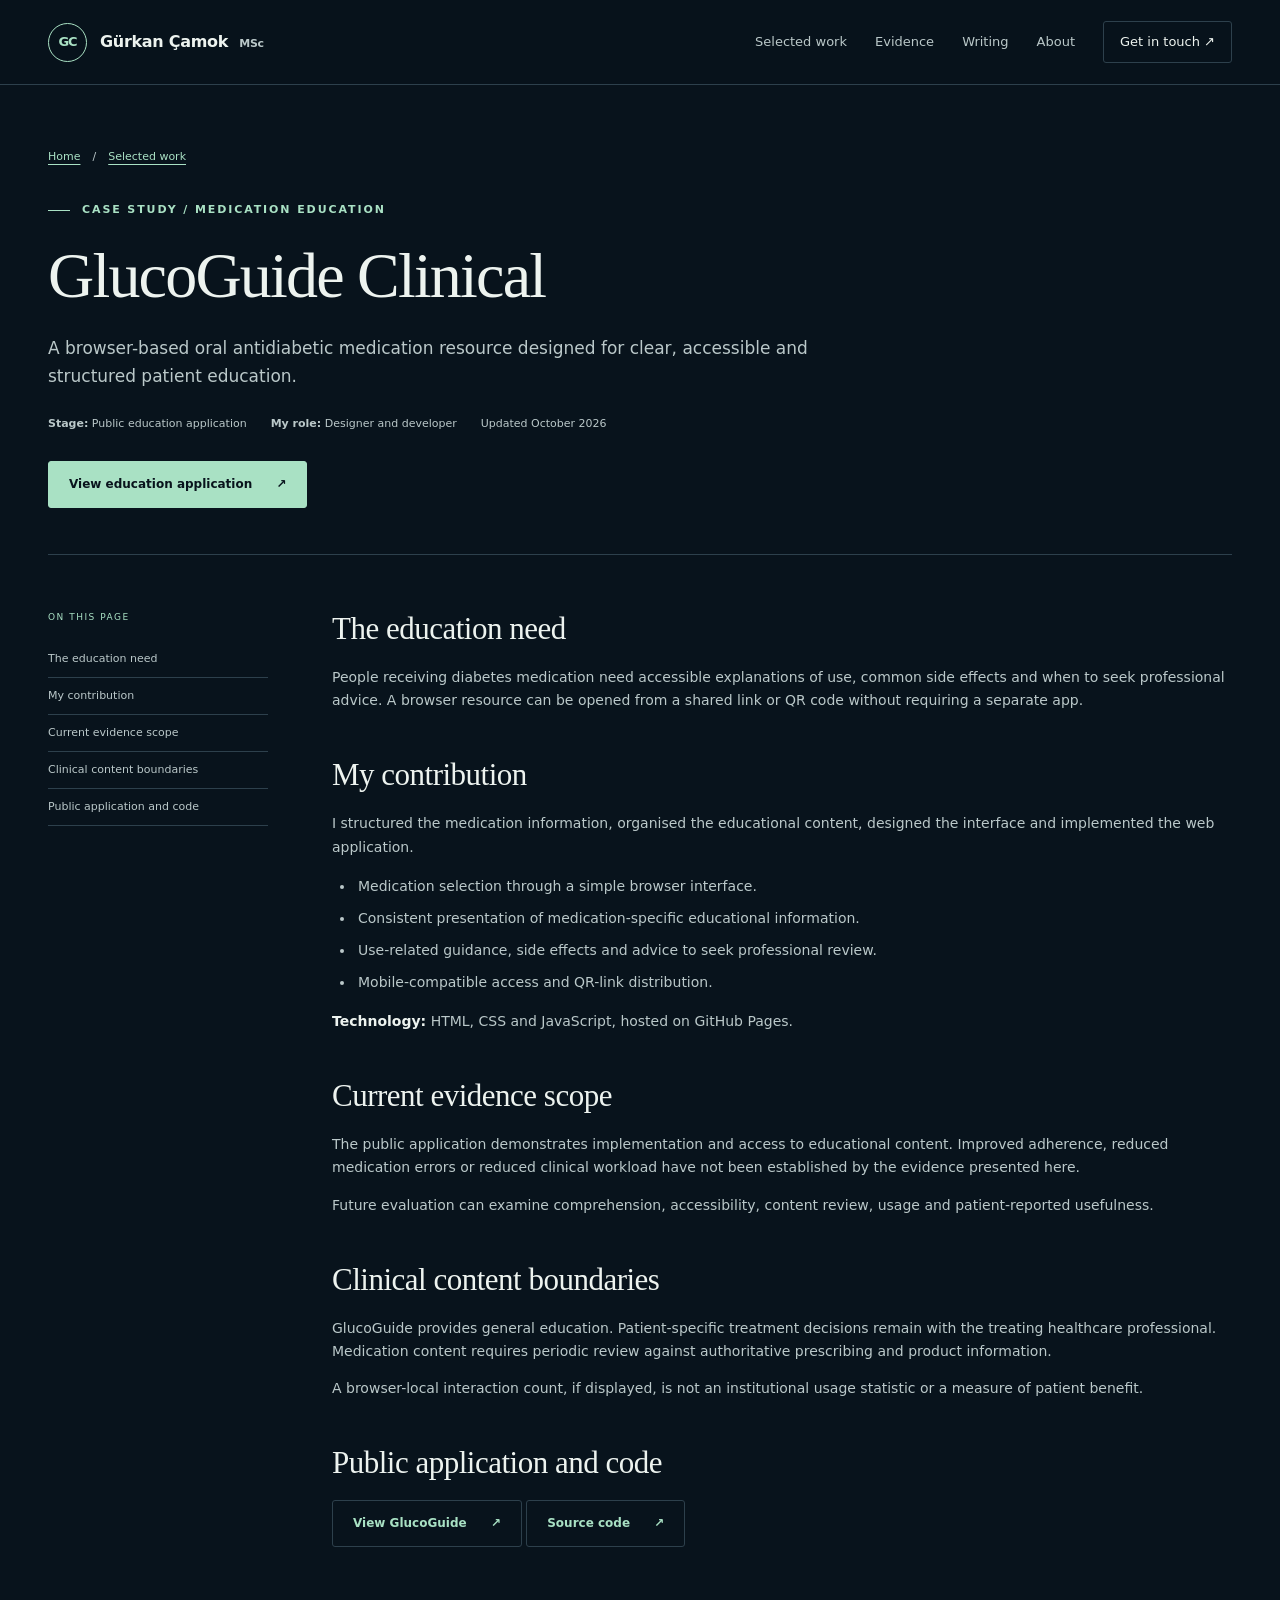
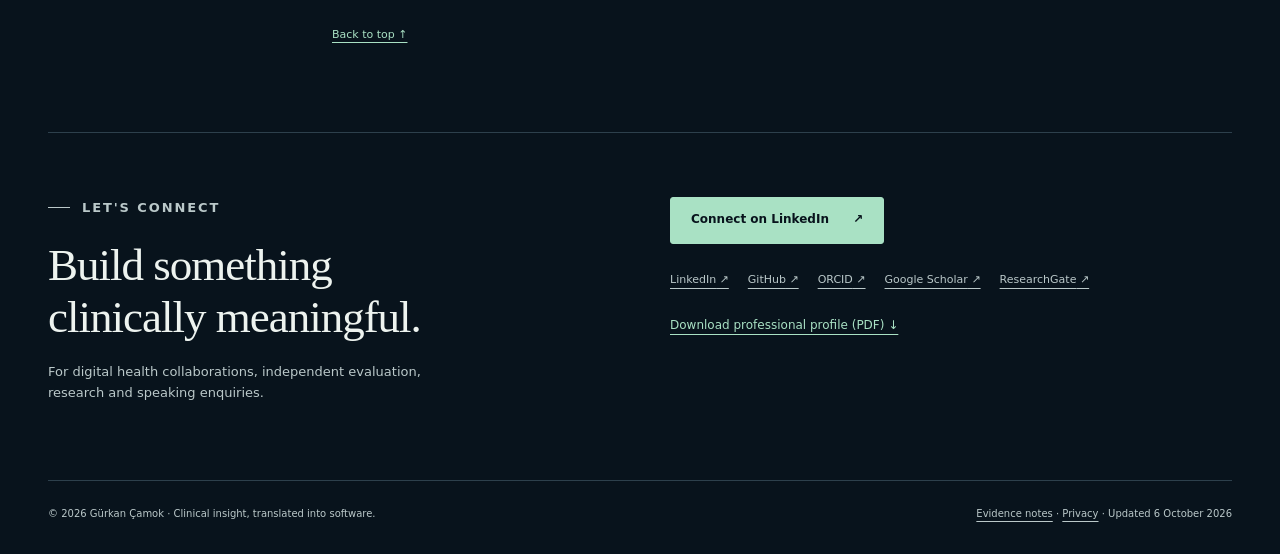
<file: projects/glucoguide/index.html>
<!doctype html><html lang="en"><head><meta charset="utf-8"><meta name="viewport" content="width=device-width, initial-scale=1"><title>GlucoGuide Clinical | Gürkan Çamok</title><meta name="description" content="A browser-based oral antidiabetic medication resource designed for clear, accessible and structured patient education."><meta name="author" content="Gürkan Çamok"><meta name="robots" content="index, follow"><meta name="theme-color" content="#08131c"><link rel="canonical" href="https://gurkancamok.github.io/projects/glucoguide/"><link rel="icon" href="/assets/favicon.svg" type="image/svg+xml"><link rel="icon" href="/assets/favicon.png" type="image/png"><link rel="apple-touch-icon" href="/assets/apple-touch-icon.png"><meta property="og:type" content="website"><meta property="og:site_name" content="Gürkan Çamok"><meta property="og:title" content="GlucoGuide Clinical | Gürkan Çamok"><meta property="og:description" content="A browser-based oral antidiabetic medication resource designed for clear, accessible and structured patient education."><meta property="og:url" content="https://gurkancamok.github.io/projects/glucoguide/"><meta property="og:image" content="https://gurkancamok.github.io/assets/social-card.png"><meta property="og:image:width" content="1200"><meta property="og:image:height" content="630"><meta property="og:image:alt" content="Gürkan Çamok — Clinical Decision Support Systems Developer"><meta name="twitter:card" content="summary_large_image"><meta name="twitter:title" content="GlucoGuide Clinical | Gürkan Çamok"><meta name="twitter:description" content="A browser-based oral antidiabetic medication resource designed for clear, accessible and structured patient education."><meta name="twitter:image" content="https://gurkancamok.github.io/assets/social-card.png"><link rel="stylesheet" href="/assets/site.css"><script defer src="/assets/site.js"></script><script defer src="/assets/gallery.js"></script><script type="application/ld+json">[{"@context": "https://schema.org", "@type": "Person", "@id": "https://gurkancamok.github.io/#person", "name": "Gürkan Çamok", "alternateName": "Gurkan Camok", "url": "https://gurkancamok.github.io/", "image": "https://gurkancamok.github.io/assets/woundguard-recognition.jpg", "jobTitle": "Clinical Decision Support Systems Developer", "description": "Digital health software developer with a clinical background, creating decision-support products, AI-supported research prototypes, medication education applications and research workflow systems.", "sameAs": ["https://www.linkedin.com/in/gurkancamok", "https://github.com/gurkancamok", "https://orcid.org/0000-0002-7437-3219", "https://scholar.google.com/citations?hl=en&user=LBDtS3QAAAAJ", "https://www.researchgate.net/profile/Gurkan-Camok"], "knowsAbout": ["Clinical decision support", "Digital health software", "Clinical workflow design", "Rule-based systems", "Diabetes technology", "Research workflow software"]}, {"@context": "https://schema.org", "@type": "WebPage", "name": "GlucoGuide Clinical | Gürkan Çamok", "url": "https://gurkancamok.github.io/projects/glucoguide/", "about": {"@id": "https://gurkancamok.github.io/#person"}, "dateModified": "2026-10-06"}]</script></head><body><a class="skip-link" href="#main-content">Skip to content</a><header class="site-header"><div class="shell nav"><a class="brand" href="/" aria-label="Gürkan Çamok — home"><span class="brand-mark" aria-hidden="true">GC</span><span class="brand-name">Gürkan Çamok <small>MSc</small></span></a><button class="menu-toggle" type="button" aria-expanded="false" aria-controls="primary-navigation">Menu</button><nav class="nav-links" id="primary-navigation" aria-label="Main navigation"><a href="/#work">Selected work</a><a href="/#evidence">Evidence</a><a href="/#writing">Writing</a><a href="/#about">About</a><a href="/#contact" class="nav-contact">Get in touch <span aria-hidden="true">↗</span></a></nav></div></header><main id="main-content" tabindex="-1"><div class="shell page-hero"><nav class="breadcrumb" aria-label="Breadcrumb"><a href="/">Home</a><span aria-hidden="true">/</span><a href="/#work">Selected work</a></nav><p class="kicker">Case study / medication education</p><h1>GlucoGuide Clinical</h1><p class="lede">A browser-based oral antidiabetic medication resource designed for clear, accessible and structured patient education.</p><div class="page-meta"><span><strong>Stage:</strong> Public education application</span><span><strong>My role:</strong> Designer and developer</span><span>Updated October 2026</span></div><div class="actions" style="margin-top:28px"><a class="button primary" href="https://gurkancamok.github.io/glucoguide/" target="_blank" rel="noopener noreferrer">View education application<span aria-hidden="true"> ↗</span><span class="sr-only"> (opens in a new tab)</span></a></div></div><div class="shell page-layout"><nav class="page-toc" aria-label="On this page"><p>On this page</p><a href="#problem">The education need</a><a href="#contribution">My contribution</a><a href="#evaluation">Current evidence scope</a><a href="#safety">Clinical content boundaries</a><a href="#sources">Public application and code</a></nav><div class="prose"><section id="problem"><h2>The education need</h2><p>People receiving diabetes medication need accessible explanations of use, common side effects and when to seek professional advice. A browser resource can be opened from a shared link or QR code without requiring a separate app.</p></section><section id="contribution"><h2>My contribution</h2><p>I structured the medication information, organised the educational content, designed the interface and implemented the web application.</p><ul><li>Medication selection through a simple browser interface.</li><li>Consistent presentation of medication-specific educational information.</li><li>Use-related guidance, side effects and advice to seek professional review.</li><li>Mobile-compatible access and QR-link distribution.</li></ul><p><strong>Technology:</strong> HTML, CSS and JavaScript, hosted on GitHub Pages.</p></section><section id="evaluation"><h2>Current evidence scope</h2><p>The public application demonstrates implementation and access to educational content. Improved adherence, reduced medication errors or reduced clinical workload have not been established by the evidence presented here.</p><p>Future evaluation can examine comprehension, accessibility, content review, usage and patient-reported usefulness.</p></section><section id="safety"><h2>Clinical content boundaries</h2><p>GlucoGuide provides general education. Patient-specific treatment decisions remain with the treating healthcare professional. Medication content requires periodic review against authoritative prescribing and product information.</p><p>A browser-local interaction count, if displayed, is not an institutional usage statistic or a measure of patient benefit.</p></section><section id="sources"><h2>Public application and code</h2><p><a class="button" href="https://gurkancamok.github.io/glucoguide/" target="_blank" rel="noopener noreferrer">View GlucoGuide<span aria-hidden="true"> ↗</span><span class="sr-only"> (opens in a new tab)</span></a> <a class="button" href="https://github.com/gurkancamok/glucoguide" target="_blank" rel="noopener noreferrer">Source code<span aria-hidden="true"> ↗</span><span class="sr-only"> (opens in a new tab)</span></a></p></section><a class="back-to-top" href="#main-content">Back to top ↑</a></div></div></main><section class="shell contact" id="contact" aria-labelledby="contact-heading"><div><p class="kicker">Let's connect</p><h2 id="contact-heading">Build something<br>clinically meaningful.</h2><p>For digital health collaborations, independent evaluation,<br>research and speaking enquiries.</p></div><div><a class="button primary" href="https://www.linkedin.com/in/gurkancamok" target="_blank" rel="noopener noreferrer">Connect on LinkedIn<span aria-hidden="true"> ↗</span><span class="sr-only"> (opens in a new tab)</span></a><div class="socials"><a class="" href="https://www.linkedin.com/in/gurkancamok" target="_blank" rel="noopener noreferrer">LinkedIn<span aria-hidden="true"> ↗</span><span class="sr-only"> (opens in a new tab)</span></a><a class="" href="https://github.com/gurkancamok" target="_blank" rel="noopener noreferrer">GitHub<span aria-hidden="true"> ↗</span><span class="sr-only"> (opens in a new tab)</span></a><a class="" href="https://orcid.org/0000-0002-7437-3219" target="_blank" rel="noopener noreferrer">ORCID<span aria-hidden="true"> ↗</span><span class="sr-only"> (opens in a new tab)</span></a><a class="" href="https://scholar.google.com/citations?hl=en&amp;user=LBDtS3QAAAAJ" target="_blank" rel="noopener noreferrer">Google Scholar<span aria-hidden="true"> ↗</span><span class="sr-only"> (opens in a new tab)</span></a><a class="" href="https://www.researchgate.net/profile/Gurkan-Camok" target="_blank" rel="noopener noreferrer">ResearchGate<span aria-hidden="true"> ↗</span><span class="sr-only"> (opens in a new tab)</span></a></div><p class="profile-print-link"><a class="text-link" href="/downloads/gurkan-camok-professional-profile.pdf" download>Download professional profile (PDF) ↓</a></p></div></section><footer class="shell footer site-footer"><span>© 2026 Gürkan Çamok · Clinical insight, translated into software.</span><span><a href="/evidence/">Evidence notes</a> · <a href="/privacy/">Privacy</a> · Updated 6 October 2026</span></footer></body></html>
</file>
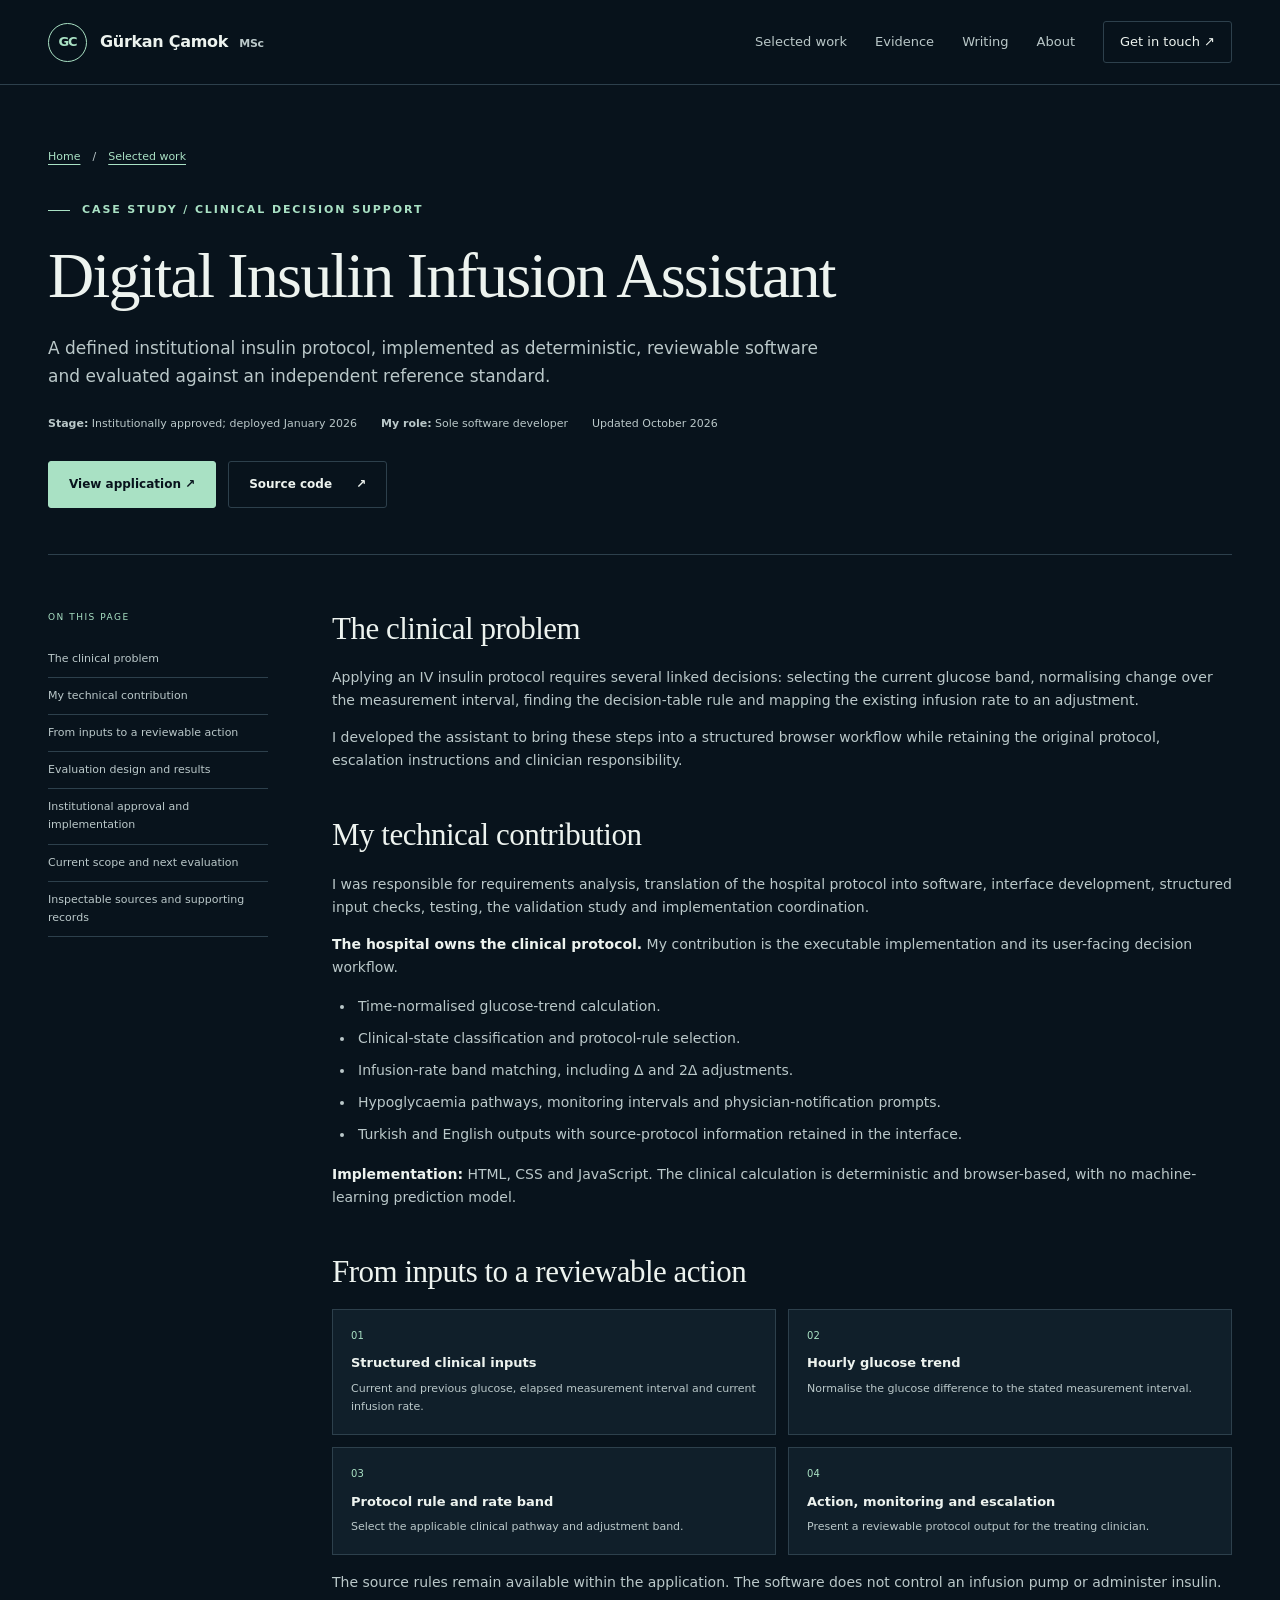
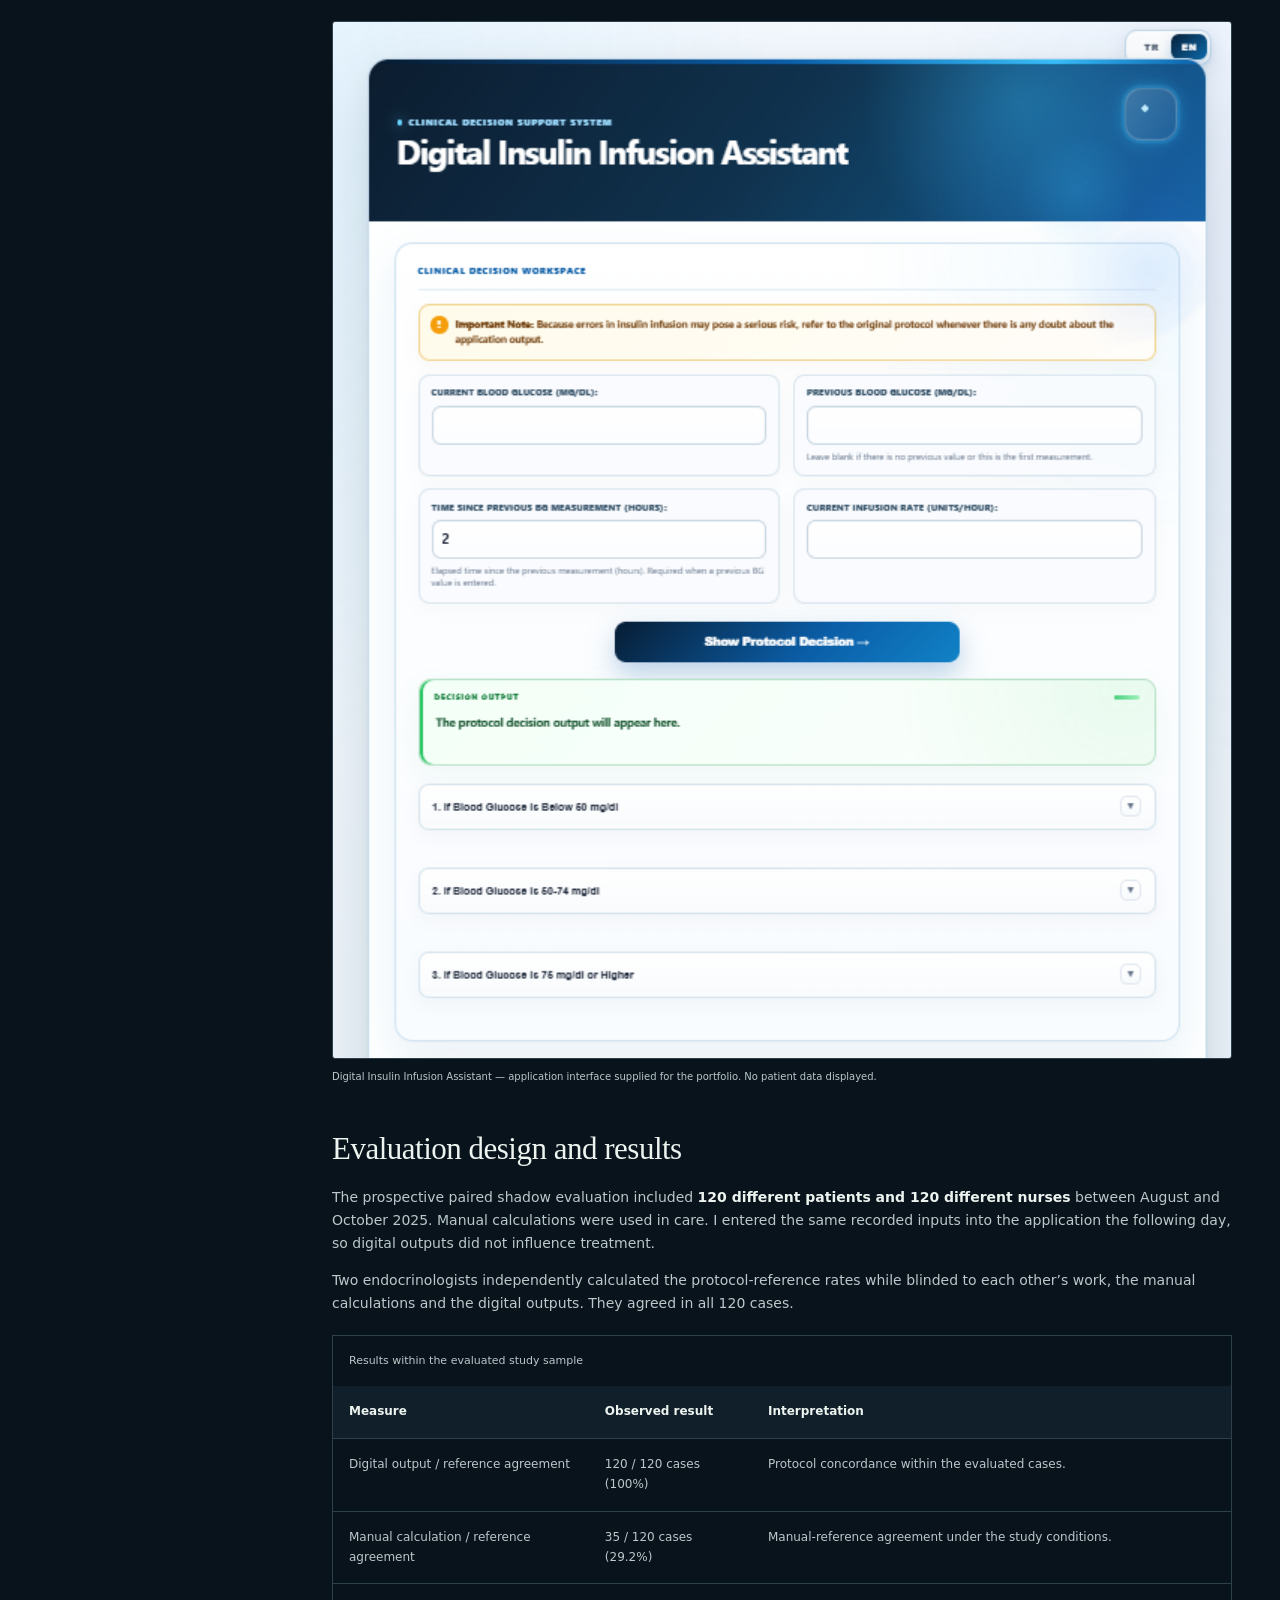
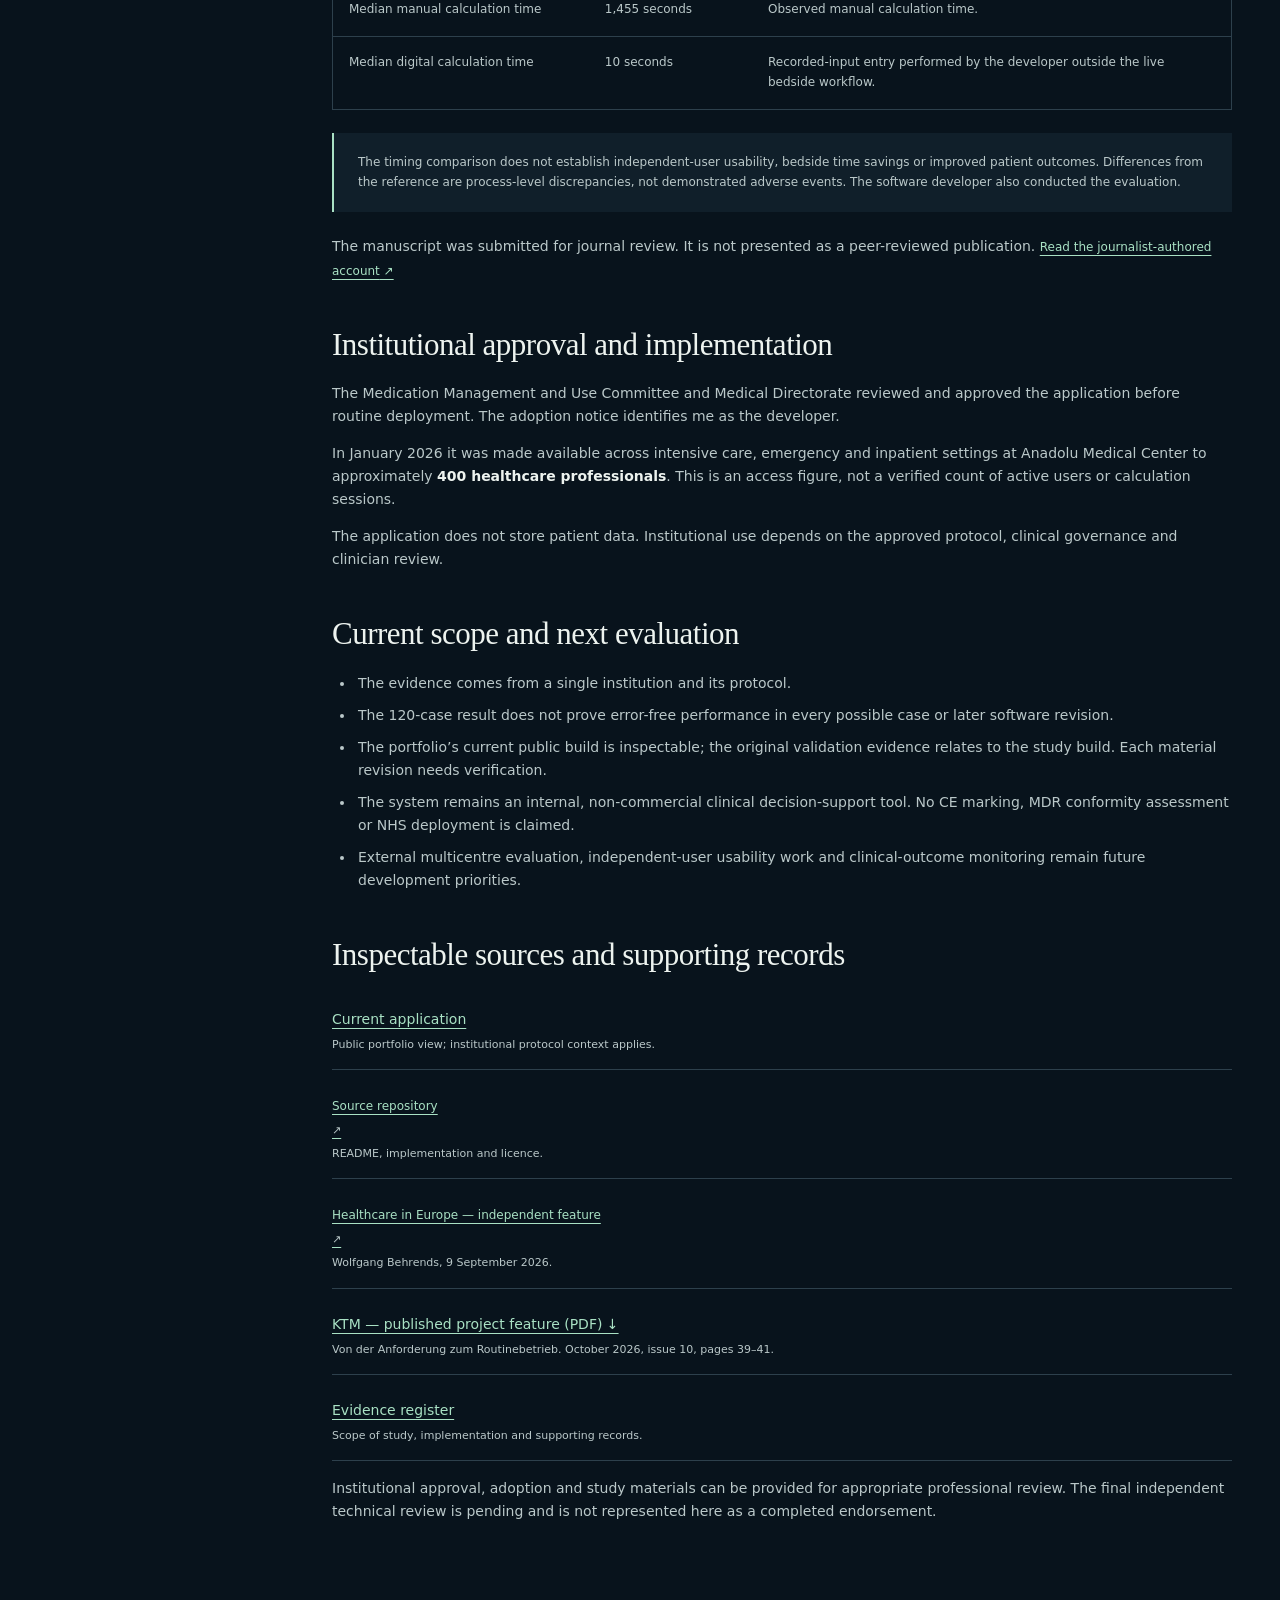
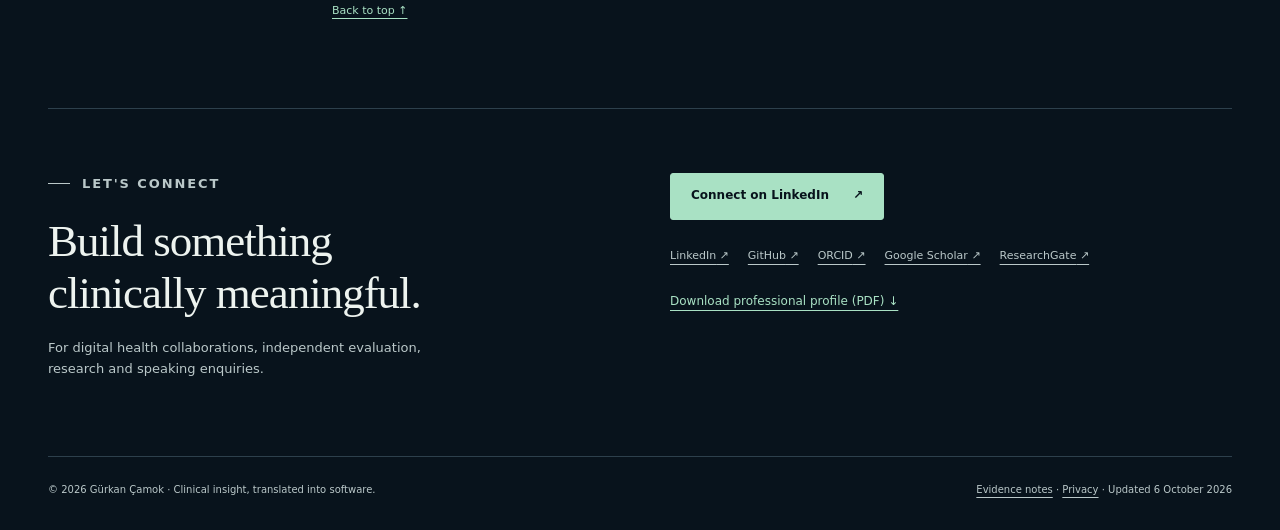
<file: projects/insulin-assistant/index.html>
<!doctype html><html lang="en"><head><meta charset="utf-8"><meta name="viewport" content="width=device-width, initial-scale=1"><title>Digital Insulin Infusion Assistant | Gürkan Çamok</title><meta name="description" content="A defined institutional insulin protocol, implemented as deterministic, reviewable software and evaluated against an independent reference standard."><meta name="author" content="Gürkan Çamok"><meta name="robots" content="index, follow"><meta name="theme-color" content="#08131c"><link rel="canonical" href="https://gurkancamok.github.io/projects/insulin-assistant/"><link rel="icon" href="/assets/favicon.svg" type="image/svg+xml"><link rel="icon" href="/assets/favicon.png" type="image/png"><link rel="apple-touch-icon" href="/assets/apple-touch-icon.png"><meta property="og:type" content="website"><meta property="og:site_name" content="Gürkan Çamok"><meta property="og:title" content="Digital Insulin Infusion Assistant | Gürkan Çamok"><meta property="og:description" content="A defined institutional insulin protocol, implemented as deterministic, reviewable software and evaluated against an independent reference standard."><meta property="og:url" content="https://gurkancamok.github.io/projects/insulin-assistant/"><meta property="og:image" content="https://gurkancamok.github.io/assets/social-card.png"><meta property="og:image:width" content="1200"><meta property="og:image:height" content="630"><meta property="og:image:alt" content="Gürkan Çamok — Clinical Decision Support Systems Developer"><meta name="twitter:card" content="summary_large_image"><meta name="twitter:title" content="Digital Insulin Infusion Assistant | Gürkan Çamok"><meta name="twitter:description" content="A defined institutional insulin protocol, implemented as deterministic, reviewable software and evaluated against an independent reference standard."><meta name="twitter:image" content="https://gurkancamok.github.io/assets/social-card.png"><link rel="stylesheet" href="/assets/site.css"><script defer src="/assets/site.js"></script><script defer src="/assets/gallery.js"></script><script type="application/ld+json">[{"@context": "https://schema.org", "@type": "Person", "@id": "https://gurkancamok.github.io/#person", "name": "Gürkan Çamok", "alternateName": "Gurkan Camok", "url": "https://gurkancamok.github.io/", "image": "https://gurkancamok.github.io/assets/woundguard-recognition.jpg", "jobTitle": "Clinical Decision Support Systems Developer", "description": "Digital health software developer with a clinical background, creating decision-support products, AI-supported research prototypes, medication education applications and research workflow systems.", "sameAs": ["https://www.linkedin.com/in/gurkancamok", "https://github.com/gurkancamok", "https://orcid.org/0000-0002-7437-3219", "https://scholar.google.com/citations?hl=en&user=LBDtS3QAAAAJ", "https://www.researchgate.net/profile/Gurkan-Camok"], "knowsAbout": ["Clinical decision support", "Digital health software", "Clinical workflow design", "Rule-based systems", "Diabetes technology", "Research workflow software"]}, {"@context": "https://schema.org", "@type": "WebPage", "name": "Digital Insulin Infusion Assistant | Gürkan Çamok", "url": "https://gurkancamok.github.io/projects/insulin-assistant/", "about": {"@id": "https://gurkancamok.github.io/#person"}, "dateModified": "2026-10-06"}]</script></head><body><a class="skip-link" href="#main-content">Skip to content</a><header class="site-header"><div class="shell nav"><a class="brand" href="/" aria-label="Gürkan Çamok — home"><span class="brand-mark" aria-hidden="true">GC</span><span class="brand-name">Gürkan Çamok <small>MSc</small></span></a><button class="menu-toggle" type="button" aria-expanded="false" aria-controls="primary-navigation">Menu</button><nav class="nav-links" id="primary-navigation" aria-label="Main navigation"><a href="/#work">Selected work</a><a href="/#evidence">Evidence</a><a href="/#writing">Writing</a><a href="/#about">About</a><a href="/#contact" class="nav-contact">Get in touch <span aria-hidden="true">↗</span></a></nav></div></header><main id="main-content" tabindex="-1"><div class="shell page-hero"><nav class="breadcrumb" aria-label="Breadcrumb"><a href="/">Home</a><span aria-hidden="true">/</span><a href="/#work">Selected work</a></nav><p class="kicker">Case study / clinical decision support</p><h1>Digital Insulin Infusion Assistant</h1><p class="lede">A defined institutional insulin protocol, implemented as deterministic, reviewable software and evaluated against an independent reference standard.</p><div class="page-meta"><span><strong>Stage:</strong> Institutionally approved; deployed January 2026</span><span><strong>My role:</strong> Sole software developer</span><span>Updated October 2026</span></div><div class="actions" style="margin-top:28px"><a class="button primary" href="/insulin-infusion/">View application ↗</a><a class="button" href="https://github.com/gurkancamok/insulin-infusion-clinical-decision-support-system" target="_blank" rel="noopener noreferrer">Source code<span aria-hidden="true"> ↗</span><span class="sr-only"> (opens in a new tab)</span></a></div></div><div class="shell page-layout"><nav class="page-toc" aria-label="On this page"><p>On this page</p><a href="#problem">The clinical problem</a><a href="#contribution">My technical contribution</a><a href="#logic">From inputs to a reviewable action</a><a href="#evaluation">Evaluation design and results</a><a href="#implementation">Institutional approval and implementation</a><a href="#boundaries">Current scope and next evaluation</a><a href="#sources">Inspectable sources and supporting records</a></nav><div class="prose"><section id="problem"><h2>The clinical problem</h2><p>Applying an IV insulin protocol requires several linked decisions: selecting the current glucose band, normalising change over the measurement interval, finding the decision-table rule and mapping the existing infusion rate to an adjustment.</p><p>I developed the assistant to bring these steps into a structured browser workflow while retaining the original protocol, escalation instructions and clinician responsibility.</p></section><section id="contribution"><h2>My technical contribution</h2><p>I was responsible for requirements analysis, translation of the hospital protocol into software, interface development, structured input checks, testing, the validation study and implementation coordination.</p><p><strong>The hospital owns the clinical protocol.</strong> My contribution is the executable implementation and its user-facing decision workflow.</p><ul><li>Time-normalised glucose-trend calculation.</li><li>Clinical-state classification and protocol-rule selection.</li><li>Infusion-rate band matching, including Δ and 2Δ adjustments.</li><li>Hypoglycaemia pathways, monitoring intervals and physician-notification prompts.</li><li>Turkish and English outputs with source-protocol information retained in the interface.</li></ul><p><strong>Implementation:</strong> HTML, CSS and JavaScript. The clinical calculation is deterministic and browser-based, with no machine-learning prediction model.</p></section><section id="logic"><h2>From inputs to a reviewable action</h2><ol class="diagram"><li><strong>Structured clinical inputs</strong><span>Current and previous glucose, elapsed measurement interval and current infusion rate.</span></li><li><strong>Hourly glucose trend</strong><span>Normalise the glucose difference to the stated measurement interval.</span></li><li><strong>Protocol rule and rate band</strong><span>Select the applicable clinical pathway and adjustment band.</span></li><li><strong>Action, monitoring and escalation</strong><span>Present a reviewable protocol output for the treating clinician.</span></li></ol><p>The source rules remain available within the application. The software does not control an infusion pump or administer insulin.</p><figure class="project-image"><img src="/assets/insulin-interface.png" width="599" height="691" loading="lazy" alt="Digital Insulin Infusion Assistant with empty clinical input fields and a protocol decision area"><figcaption>Digital Insulin Infusion Assistant — application interface supplied for the portfolio. No patient data displayed.</figcaption></figure></section><section id="evaluation"><h2>Evaluation design and results</h2><p>The prospective paired shadow evaluation included <strong>120 different patients and 120 different nurses</strong> between August and October 2025. Manual calculations were used in care. I entered the same recorded inputs into the application the following day, so digital outputs did not influence treatment.</p><p>Two endocrinologists independently calculated the protocol-reference rates while blinded to each other’s work, the manual calculations and the digital outputs. They agreed in all 120 cases.</p><div class="table-wrap"><table><caption>Results within the evaluated study sample</caption><thead><tr><th scope="col">Measure</th><th scope="col">Observed result</th><th scope="col">Interpretation</th></tr></thead><tbody><tr><td>Digital output / reference agreement</td><td>120 / 120 cases (100%)</td><td>Protocol concordance within the evaluated cases.</td></tr><tr><td>Manual calculation / reference agreement</td><td>35 / 120 cases (29.2%)</td><td>Manual-reference agreement under the study conditions.</td></tr><tr><td>Median manual calculation time</td><td>1,455 seconds</td><td>Observed manual calculation time.</td></tr><tr><td>Median digital calculation time</td><td>10 seconds</td><td>Recorded-input entry performed by the developer outside the live bedside workflow.</td></tr></tbody></table></div><div class="callout"><p>The timing comparison does not establish independent-user usability, bedside time savings or improved patient outcomes. Differences from the reference are process-level discrepancies, not demonstrated adverse events. The software developer also conducted the evaluation.</p></div><p>The manuscript was submitted for journal review. It is not presented as a peer-reviewed publication. <a class="text-link" href="https://healthcare-in-europe.com/en/news/insulin-infusions-digital-safety.html" target="_blank" rel="noopener noreferrer">Read the journalist-authored account<span aria-hidden="true"> ↗</span><span class="sr-only"> (opens in a new tab)</span></a></p></section><section id="implementation"><h2>Institutional approval and implementation</h2><p>The Medication Management and Use Committee and Medical Directorate reviewed and approved the application before routine deployment. The adoption notice identifies me as the developer.</p><p>In January 2026 it was made available across intensive care, emergency and inpatient settings at Anadolu Medical Center to approximately <strong>400 healthcare professionals</strong>. This is an access figure, not a verified count of active users or calculation sessions.</p><p>The application does not store patient data. Institutional use depends on the approved protocol, clinical governance and clinician review.</p></section><section id="boundaries"><h2>Current scope and next evaluation</h2><ul><li>The evidence comes from a single institution and its protocol.</li><li>The 120-case result does not prove error-free performance in every possible case or later software revision.</li><li>The portfolio’s current public build is inspectable; the original validation evidence relates to the study build. Each material revision needs verification.</li><li>The system remains an internal, non-commercial clinical decision-support tool. No CE marking, MDR conformity assessment or NHS deployment is claimed.</li><li>External multicentre evaluation, independent-user usability work and clinical-outcome monitoring remain future development priorities.</li></ul></section><section id="sources"><h2>Inspectable sources and supporting records</h2><ul class="source-list"><li><a href="/insulin-infusion/">Current application</a><span>Public portfolio view; institutional protocol context applies.</span></li><li><a class="text-link" href="https://github.com/gurkancamok/insulin-infusion-clinical-decision-support-system" target="_blank" rel="noopener noreferrer">Source repository<span aria-hidden="true"> ↗</span><span class="sr-only"> (opens in a new tab)</span></a><span>README, implementation and licence.</span></li><li><a class="text-link" href="https://healthcare-in-europe.com/en/news/insulin-infusions-digital-safety.html" target="_blank" rel="noopener noreferrer">Healthcare in Europe — independent feature<span aria-hidden="true"> ↗</span><span class="sr-only"> (opens in a new tab)</span></a><span>Wolfgang Behrends, 9 September 2026.</span></li><li><a href="/downloads/ktm-insulin-assistant-october-2026.pdf" download="ktm-insulin-assistant-october-2026.pdf">KTM — published project feature (PDF) ↓</a><span>Von der Anforderung zum Routinebetrieb. October 2026, issue 10, pages 39–41.</span></li><li><a href="/evidence/">Evidence register</a><span>Scope of study, implementation and supporting records.</span></li></ul><p>Institutional approval, adoption and study materials can be provided for appropriate professional review. The final independent technical review is pending and is not represented here as a completed endorsement.</p></section><a class="back-to-top" href="#main-content">Back to top ↑</a></div></div></main><section class="shell contact" id="contact" aria-labelledby="contact-heading"><div><p class="kicker">Let's connect</p><h2 id="contact-heading">Build something<br>clinically meaningful.</h2><p>For digital health collaborations, independent evaluation,<br>research and speaking enquiries.</p></div><div><a class="button primary" href="https://www.linkedin.com/in/gurkancamok" target="_blank" rel="noopener noreferrer">Connect on LinkedIn<span aria-hidden="true"> ↗</span><span class="sr-only"> (opens in a new tab)</span></a><div class="socials"><a class="" href="https://www.linkedin.com/in/gurkancamok" target="_blank" rel="noopener noreferrer">LinkedIn<span aria-hidden="true"> ↗</span><span class="sr-only"> (opens in a new tab)</span></a><a class="" href="https://github.com/gurkancamok" target="_blank" rel="noopener noreferrer">GitHub<span aria-hidden="true"> ↗</span><span class="sr-only"> (opens in a new tab)</span></a><a class="" href="https://orcid.org/0000-0002-7437-3219" target="_blank" rel="noopener noreferrer">ORCID<span aria-hidden="true"> ↗</span><span class="sr-only"> (opens in a new tab)</span></a><a class="" href="https://scholar.google.com/citations?hl=en&amp;user=LBDtS3QAAAAJ" target="_blank" rel="noopener noreferrer">Google Scholar<span aria-hidden="true"> ↗</span><span class="sr-only"> (opens in a new tab)</span></a><a class="" href="https://www.researchgate.net/profile/Gurkan-Camok" target="_blank" rel="noopener noreferrer">ResearchGate<span aria-hidden="true"> ↗</span><span class="sr-only"> (opens in a new tab)</span></a></div><p class="profile-print-link"><a class="text-link" href="/downloads/gurkan-camok-professional-profile.pdf" download>Download professional profile (PDF) ↓</a></p></div></section><footer class="shell footer site-footer"><span>© 2026 Gürkan Çamok · Clinical insight, translated into software.</span><span><a href="/evidence/">Evidence notes</a> · <a href="/privacy/">Privacy</a> · Updated 6 October 2026</span></footer></body></html>
</file>
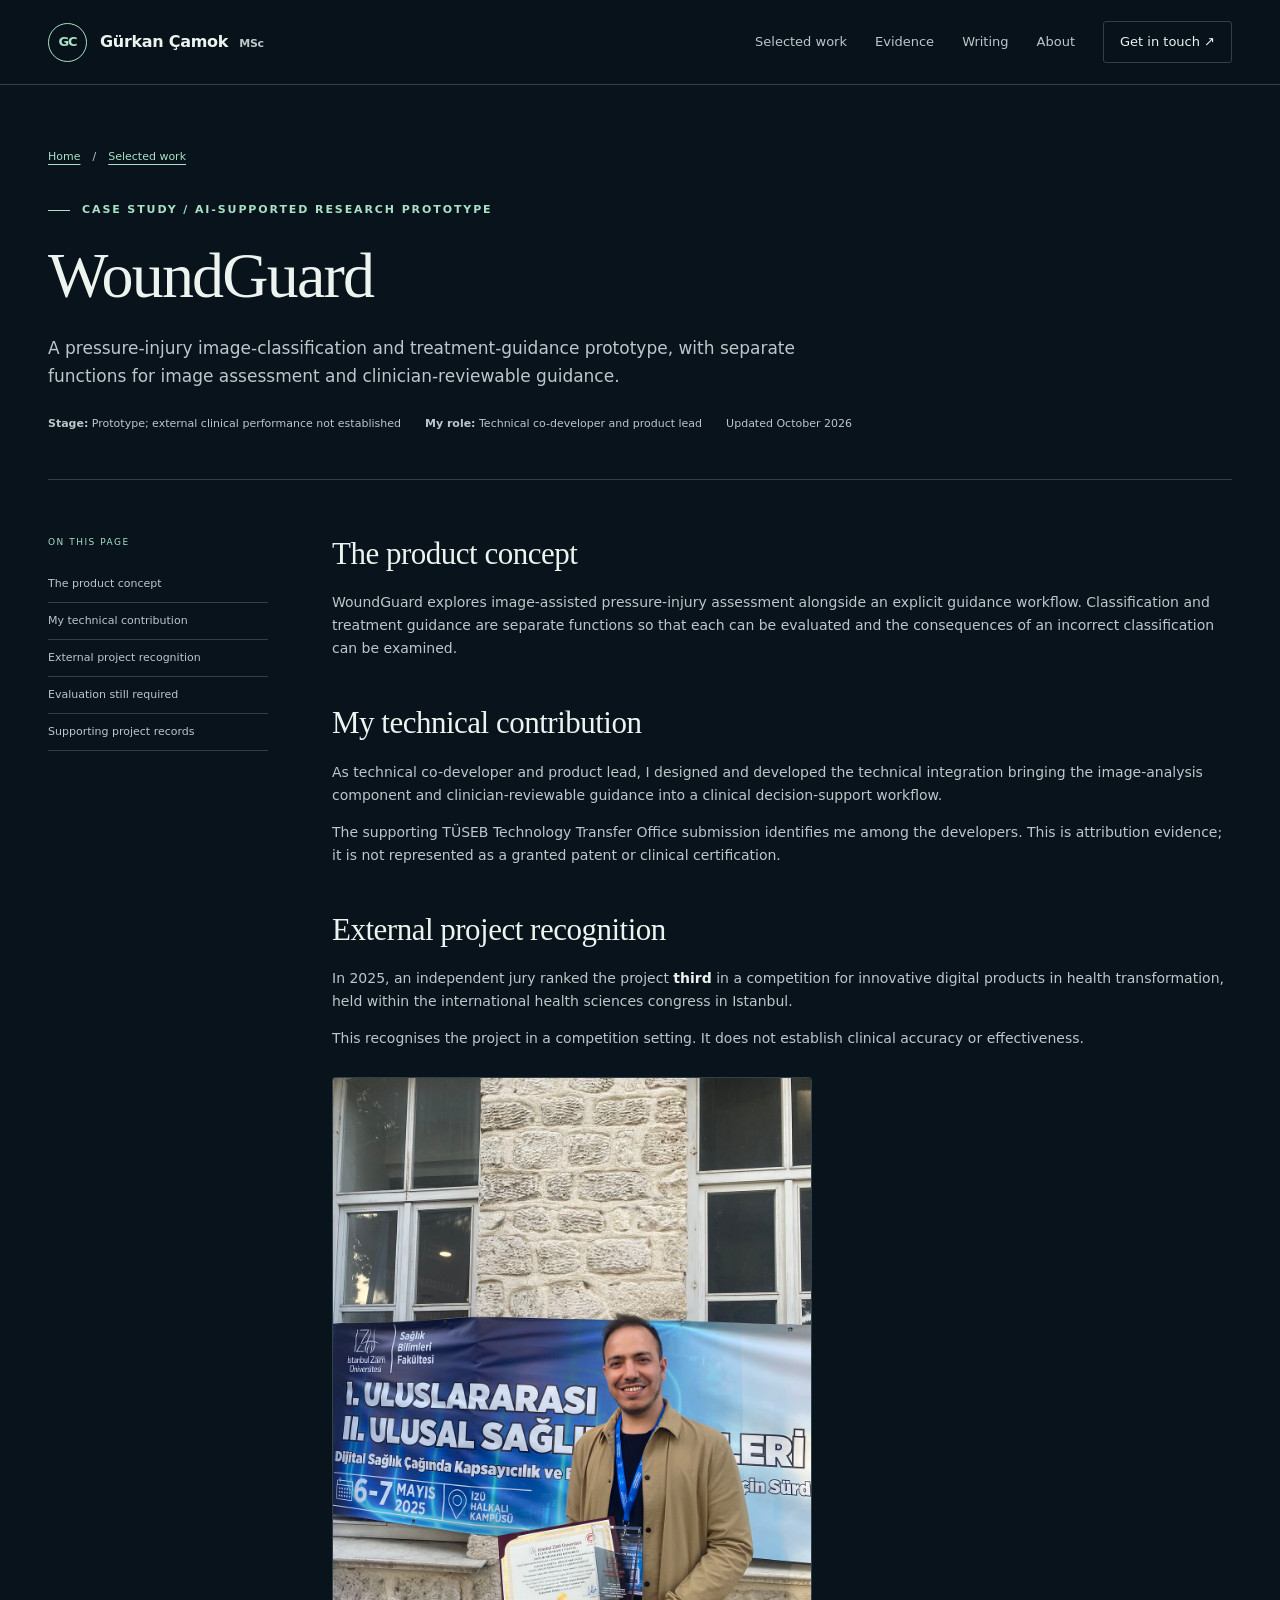
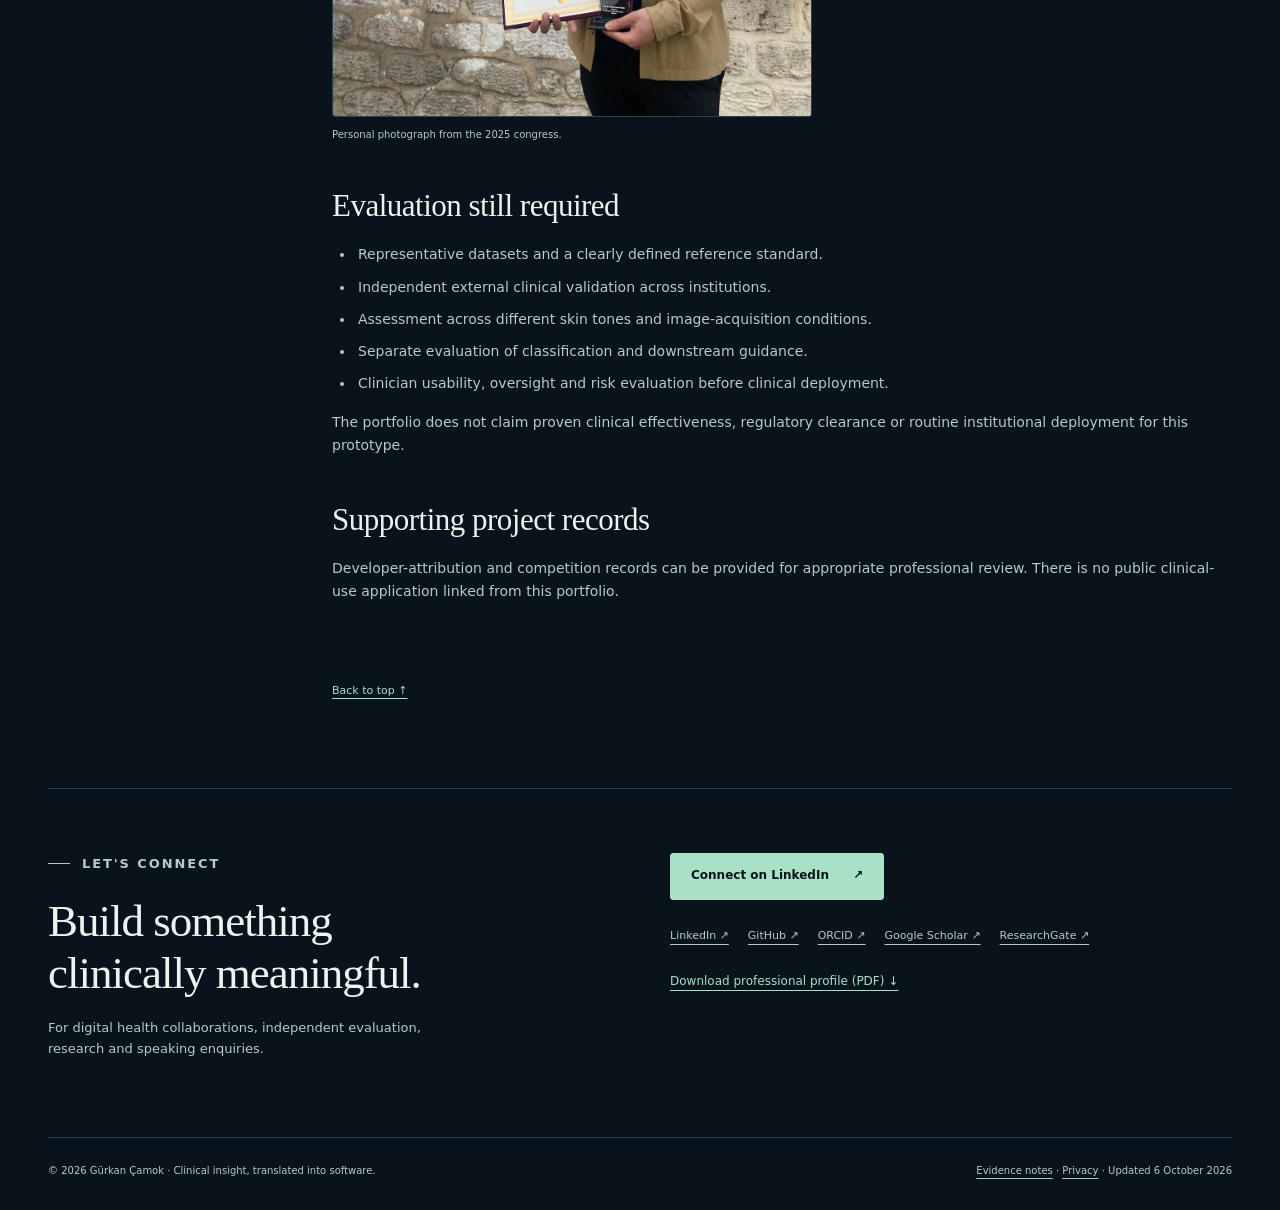
<file: projects/woundguard/index.html>
<!doctype html><html lang="en"><head><meta charset="utf-8"><meta name="viewport" content="width=device-width, initial-scale=1"><title>WoundGuard | Gürkan Çamok</title><meta name="description" content="A pressure-injury image-classification and treatment-guidance prototype, with separate functions for image assessment and clinician-reviewable guidance."><meta name="author" content="Gürkan Çamok"><meta name="robots" content="index, follow"><meta name="theme-color" content="#08131c"><link rel="canonical" href="https://gurkancamok.github.io/projects/woundguard/"><link rel="icon" href="/assets/favicon.svg" type="image/svg+xml"><link rel="icon" href="/assets/favicon.png" type="image/png"><link rel="apple-touch-icon" href="/assets/apple-touch-icon.png"><meta property="og:type" content="website"><meta property="og:site_name" content="Gürkan Çamok"><meta property="og:title" content="WoundGuard | Gürkan Çamok"><meta property="og:description" content="A pressure-injury image-classification and treatment-guidance prototype, with separate functions for image assessment and clinician-reviewable guidance."><meta property="og:url" content="https://gurkancamok.github.io/projects/woundguard/"><meta property="og:image" content="https://gurkancamok.github.io/assets/social-card.png"><meta property="og:image:width" content="1200"><meta property="og:image:height" content="630"><meta property="og:image:alt" content="Gürkan Çamok — Clinical Decision Support Systems Developer"><meta name="twitter:card" content="summary_large_image"><meta name="twitter:title" content="WoundGuard | Gürkan Çamok"><meta name="twitter:description" content="A pressure-injury image-classification and treatment-guidance prototype, with separate functions for image assessment and clinician-reviewable guidance."><meta name="twitter:image" content="https://gurkancamok.github.io/assets/social-card.png"><link rel="stylesheet" href="/assets/site.css"><script defer src="/assets/site.js"></script><script defer src="/assets/gallery.js"></script><script type="application/ld+json">[{"@context": "https://schema.org", "@type": "Person", "@id": "https://gurkancamok.github.io/#person", "name": "Gürkan Çamok", "alternateName": "Gurkan Camok", "url": "https://gurkancamok.github.io/", "image": "https://gurkancamok.github.io/assets/woundguard-recognition.jpg", "jobTitle": "Clinical Decision Support Systems Developer", "description": "Digital health software developer with a clinical background, creating decision-support products, AI-supported research prototypes, medication education applications and research workflow systems.", "sameAs": ["https://www.linkedin.com/in/gurkancamok", "https://github.com/gurkancamok", "https://orcid.org/0000-0002-7437-3219", "https://scholar.google.com/citations?hl=en&user=LBDtS3QAAAAJ", "https://www.researchgate.net/profile/Gurkan-Camok"], "knowsAbout": ["Clinical decision support", "Digital health software", "Clinical workflow design", "Rule-based systems", "Diabetes technology", "Research workflow software"]}, {"@context": "https://schema.org", "@type": "WebPage", "name": "WoundGuard | Gürkan Çamok", "url": "https://gurkancamok.github.io/projects/woundguard/", "about": {"@id": "https://gurkancamok.github.io/#person"}, "dateModified": "2026-10-06"}]</script></head><body><a class="skip-link" href="#main-content">Skip to content</a><header class="site-header"><div class="shell nav"><a class="brand" href="/" aria-label="Gürkan Çamok — home"><span class="brand-mark" aria-hidden="true">GC</span><span class="brand-name">Gürkan Çamok <small>MSc</small></span></a><button class="menu-toggle" type="button" aria-expanded="false" aria-controls="primary-navigation">Menu</button><nav class="nav-links" id="primary-navigation" aria-label="Main navigation"><a href="/#work">Selected work</a><a href="/#evidence">Evidence</a><a href="/#writing">Writing</a><a href="/#about">About</a><a href="/#contact" class="nav-contact">Get in touch <span aria-hidden="true">↗</span></a></nav></div></header><main id="main-content" tabindex="-1"><div class="shell page-hero"><nav class="breadcrumb" aria-label="Breadcrumb"><a href="/">Home</a><span aria-hidden="true">/</span><a href="/#work">Selected work</a></nav><p class="kicker">Case study / AI-supported research prototype</p><h1>WoundGuard</h1><p class="lede">A pressure-injury image-classification and treatment-guidance prototype, with separate functions for image assessment and clinician-reviewable guidance.</p><div class="page-meta"><span><strong>Stage:</strong> Prototype; external clinical performance not established</span><span><strong>My role:</strong> Technical co-developer and product lead</span><span>Updated October 2026</span></div></div><div class="shell page-layout"><nav class="page-toc" aria-label="On this page"><p>On this page</p><a href="#concept">The product concept</a><a href="#contribution">My technical contribution</a><a href="#recognition">External project recognition</a><a href="#evaluation">Evaluation still required</a><a href="#records">Supporting project records</a></nav><div class="prose"><section id="concept"><h2>The product concept</h2><p>WoundGuard explores image-assisted pressure-injury assessment alongside an explicit guidance workflow. Classification and treatment guidance are separate functions so that each can be evaluated and the consequences of an incorrect classification can be examined.</p></section><section id="contribution"><h2>My technical contribution</h2><p>As technical co-developer and product lead, I designed and developed the technical integration bringing the image-analysis component and clinician-reviewable guidance into a clinical decision-support workflow.</p><p>The supporting TÜSEB Technology Transfer Office submission identifies me among the developers. This is attribution evidence; it is not represented as a granted patent or clinical certification.</p></section><section id="recognition"><h2>External project recognition</h2><p>In 2025, an independent jury ranked the project <strong>third</strong> in a competition for innovative digital products in health transformation, held within the international health sciences congress in Istanbul.</p><p>This recognises the project in a competition setting. It does not establish clinical accuracy or effectiveness.</p><figure class="project-image" style="max-width:480px"><img src="/assets/woundguard-recognition.jpg" width="1152" height="1536" alt="Gürkan Çamok with the award and certificate at the 2025 congress in Istanbul" loading="lazy"><figcaption>Personal photograph from the 2025 congress.</figcaption></figure></section><section id="evaluation"><h2>Evaluation still required</h2><ul><li>Representative datasets and a clearly defined reference standard.</li><li>Independent external clinical validation across institutions.</li><li>Assessment across different skin tones and image-acquisition conditions.</li><li>Separate evaluation of classification and downstream guidance.</li><li>Clinician usability, oversight and risk evaluation before clinical deployment.</li></ul><p>The portfolio does not claim proven clinical effectiveness, regulatory clearance or routine institutional deployment for this prototype.</p></section><section id="records"><h2>Supporting project records</h2><p>Developer-attribution and competition records can be provided for appropriate professional review. There is no public clinical-use application linked from this portfolio.</p></section><a class="back-to-top" href="#main-content">Back to top ↑</a></div></div></main><section class="shell contact" id="contact" aria-labelledby="contact-heading"><div><p class="kicker">Let's connect</p><h2 id="contact-heading">Build something<br>clinically meaningful.</h2><p>For digital health collaborations, independent evaluation,<br>research and speaking enquiries.</p></div><div><a class="button primary" href="https://www.linkedin.com/in/gurkancamok" target="_blank" rel="noopener noreferrer">Connect on LinkedIn<span aria-hidden="true"> ↗</span><span class="sr-only"> (opens in a new tab)</span></a><div class="socials"><a class="" href="https://www.linkedin.com/in/gurkancamok" target="_blank" rel="noopener noreferrer">LinkedIn<span aria-hidden="true"> ↗</span><span class="sr-only"> (opens in a new tab)</span></a><a class="" href="https://github.com/gurkancamok" target="_blank" rel="noopener noreferrer">GitHub<span aria-hidden="true"> ↗</span><span class="sr-only"> (opens in a new tab)</span></a><a class="" href="https://orcid.org/0000-0002-7437-3219" target="_blank" rel="noopener noreferrer">ORCID<span aria-hidden="true"> ↗</span><span class="sr-only"> (opens in a new tab)</span></a><a class="" href="https://scholar.google.com/citations?hl=en&amp;user=LBDtS3QAAAAJ" target="_blank" rel="noopener noreferrer">Google Scholar<span aria-hidden="true"> ↗</span><span class="sr-only"> (opens in a new tab)</span></a><a class="" href="https://www.researchgate.net/profile/Gurkan-Camok" target="_blank" rel="noopener noreferrer">ResearchGate<span aria-hidden="true"> ↗</span><span class="sr-only"> (opens in a new tab)</span></a></div><p class="profile-print-link"><a class="text-link" href="/downloads/gurkan-camok-professional-profile.pdf" download>Download professional profile (PDF) ↓</a></p></div></section><footer class="shell footer site-footer"><span>© 2026 Gürkan Çamok · Clinical insight, translated into software.</span><span><a href="/evidence/">Evidence notes</a> · <a href="/privacy/">Privacy</a> · Updated 6 October 2026</span></footer></body></html>
</file>
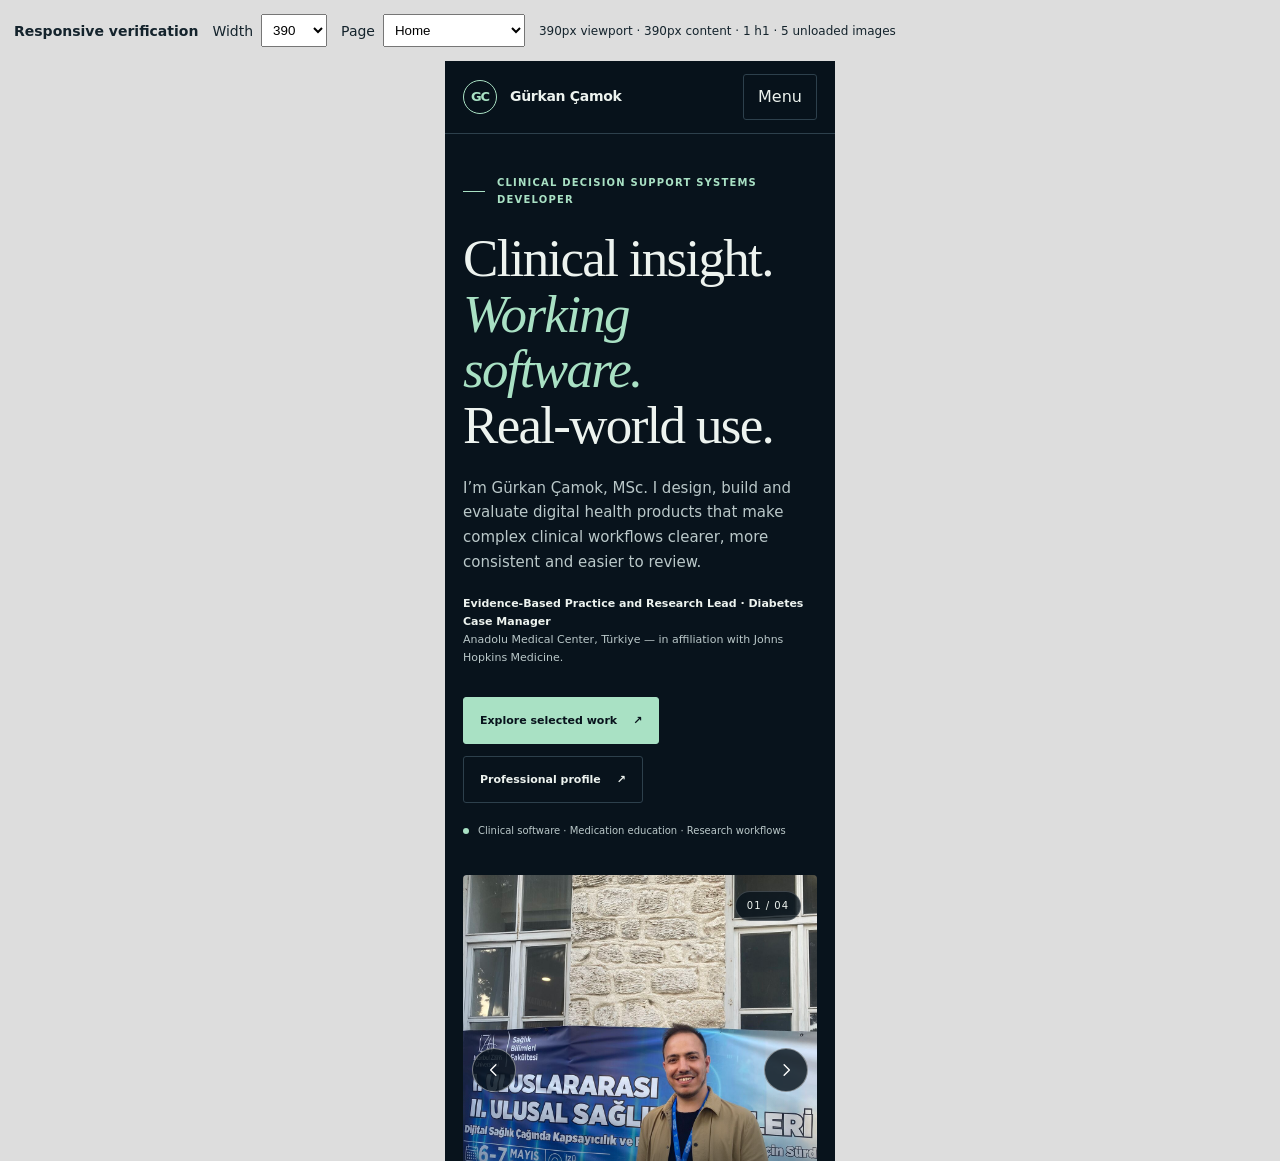
<file: tests/viewport.html>
<!doctype html>
<html lang="en">
<head>
<meta charset="utf-8"><meta name="viewport" content="width=device-width,initial-scale=1"><meta name="robots" content="noindex,nofollow">
<title>Portfolio responsive verification</title>
<style>body{margin:0;background:#ddd;font:14px system-ui;color:#14232c}header{padding:14px;display:flex;flex-wrap:wrap;gap:14px;align-items:center}label{display:flex;gap:8px;align-items:center}select{padding:7px}iframe{display:block;border:0;background:#08131c;margin:0 auto;max-width:100%;height:1100px}output{font-size:12px}</style>
</head>
<body>
<header><strong>Responsive verification</strong><label>Width <select id="width"><option>360</option><option selected>390</option><option>768</option><option>1280</option></select></label><label>Page <select id="page"><option value="/">Home</option><option value="/projects/insulin-assistant/">Insulin case study</option><option value="/evidence/">Evidence</option><option value="/profile/">Profile</option></select></label><output id="result" aria-live="polite">Loading</output></header>
<iframe id="preview" title="Portfolio responsive preview" src="/"></iframe>
<script>
const width=document.querySelector('#width'), page=document.querySelector('#page'), frame=document.querySelector('#preview'), result=document.querySelector('#result');
function measure(){const d=frame.contentDocument; if(!d)return; result.textContent=`${frame.clientWidth}px viewport · ${d.documentElement.scrollWidth}px content · ${d.querySelectorAll('h1').length} h1 · ${Array.from(d.images).filter(i=>!i.complete||!i.naturalWidth).length} unloaded images`;}
function update(){frame.style.width=width.value+'px'; if(frame.getAttribute('src')!==page.value){frame.src=page.value;}else{requestAnimationFrame(measure);}}
frame.addEventListener('load',measure); width.addEventListener('change',update);page.addEventListener('change',update); update();
</script>
</body></html>
</file>
<file: assets/site.css>
@charset "UTF-8";
.sr-only{position:absolute;width:1px;height:1px;margin:-1px;padding:0;overflow:hidden;clip:rect(0,0,0,0);white-space:nowrap;border:0}
:root{--bg:#08131c;--surface:#101f2a;--surface2:#152735;--ink:#edf3ef;--muted:#bac8c9;--mint:#a9e1c4;--gold:#ead5a5;--line:#2d404c;--max:1184px;--serif:Georgia,'Times New Roman',serif;--sans:Inter,ui-sans-serif,system-ui,-apple-system,BlinkMacSystemFont,'Segoe UI',sans-serif}
*{box-sizing:border-box}html{scroll-behavior:smooth;scroll-padding-top:100px}body{margin:0;background:var(--bg);color:var(--ink);font-family:var(--sans);line-height:1.65;-webkit-font-smoothing:antialiased}a{color:inherit}img{max-width:100%;height:auto;display:block}button,input{font:inherit}button{cursor:pointer}a,button,summary{-webkit-tap-highlight-color:transparent}:focus-visible{outline:3px solid var(--mint);outline-offset:5px}::selection{background:var(--mint);color:var(--bg)}[hidden]{display:none!important}.shell{width:min(calc(100% - 64px),var(--max));margin-inline:auto}.skip-link{position:fixed;top:-90px;left:20px;background:var(--mint);color:var(--bg);padding:12px 20px;z-index:100}.skip-link:focus{top:12px}.site-header{position:sticky;top:0;z-index:30;background:rgba(8,19,28,.96);border-bottom:1px solid var(--line)}.nav{display:flex;align-items:center;justify-content:space-between;gap:24px;min-height:84px}.brand{display:flex;align-items:center;gap:13px;text-decoration:none;white-space:nowrap}.brand-mark{display:grid;place-items:center;width:39px;height:39px;border:1px solid var(--mint);color:var(--mint);font-size:13px;font-weight:750;letter-spacing:-1px;border-radius:50%}.brand-name{font-size:16px;font-weight:650;letter-spacing:-.3px}.brand-name small{color:var(--muted);font-size:11px;margin-left:6px}.nav-links{display:flex;gap:28px;align-items:center}.nav-links a{font-size:13px;text-decoration:none;color:var(--muted);padding:12px 0}.nav-links a:hover,.nav-links a[aria-current=page]{color:var(--mint)}.nav-links .nav-contact{border:1px solid var(--line);padding:9px 16px;border-radius:3px;color:var(--ink)}.menu-toggle{display:none;background:transparent;color:var(--ink);border:1px solid var(--line);padding:9px 14px;border-radius:3px}.hero{display:grid;grid-template-columns:1.24fr .9fr;gap:76px;align-items:center;padding:76px 0 68px}.eyebrow,.kicker{margin:0 0 22px;display:flex;align-items:center;gap:12px;color:var(--mint);font-size:11px;letter-spacing:1.9px;text-transform:uppercase;font-weight:650}.eyebrow:before,.kicker:before{content:'';width:22px;height:1px;background:currentColor;flex:none}.hero h1{font:normal clamp(50px,5.25vw,76px)/1.05 var(--serif);letter-spacing:-2.6px;margin:0 0 28px}.hero h1 span{color:var(--mint);font-style:italic}.lede{font-size:17px;color:var(--muted);max-width:590px;margin:0 0 20px}.role-line{font-size:12px;color:var(--muted);max-width:580px;margin:0 0 30px}.role-line strong{color:var(--ink);font-weight:550}.actions{display:flex;align-items:center;gap:12px;flex-wrap:wrap}.button{display:inline-flex;gap:24px;align-items:center;justify-content:center;min-height:47px;padding:12px 20px;text-decoration:none;font-size:12px;font-weight:650;border:1px solid var(--line);border-radius:3px;transition:background .2s,border-color .2s}.button.primary{background:var(--mint);border-color:var(--mint);color:var(--bg)}.button:hover{background:var(--surface2);border-color:var(--mint)}.button.primary:hover{background:#c2edda}.text-link{font-size:12px;color:var(--mint);text-underline-offset:5px}.portrait{position:relative;margin:0}.portrait-frame{position:relative;overflow:hidden;background:var(--surface);border-radius:4px}.portrait-frame img{width:100%;aspect-ratio:4/4.9;object-fit:cover;object-position:50% 67%}.portrait-frame:after{content:'';position:absolute;inset:50% 0 0;background:linear-gradient(transparent,rgba(8,19,28,.92));pointer-events:none}.portrait-caption{position:absolute;bottom:23px;left:25px;right:25px;z-index:1}.portrait-caption strong{display:block;font:normal 24px/1.3 var(--serif)}.portrait-caption span{display:block;font-size:10px;color:var(--muted);margin-top:5px}.portrait figcaption{font-size:10px;color:var(--muted);margin-top:12px}.hero-note{display:flex;align-items:center;gap:9px;font-size:10px;color:var(--muted);margin-top:25px}.status-dot{width:6px;height:6px;background:var(--mint);border-radius:50%;display:inline-block;flex:none}.evidence-strip{display:grid;grid-template-columns:repeat(4,1fr);border-block:1px solid var(--line);padding:30px 0;gap:24px}.evidence-strip>div+div{border-left:1px solid var(--line);padding-left:28px}.evidence-strip strong{font:normal 31px/1.2 var(--serif);color:var(--mint);display:block;margin-bottom:6px}.evidence-strip span{font-size:11px;color:var(--muted);display:block}.strip-note{font-size:10px;color:var(--muted);margin:12px 0 0}.section{padding:92px 0}.section-head{display:flex;gap:48px;align-items:end;justify-content:space-between;margin-bottom:38px}.section-head h2{font:normal clamp(33px,3.5vw,47px)/1.13 var(--serif);letter-spacing:-1px;margin:0}.section-head p:not(.kicker){max-width:400px;font-size:13px;color:var(--muted);margin:0}.section-head .kicker{margin-bottom:15px}.feature{display:grid;grid-template-columns:1fr 1fr;gap:0;background:var(--surface);border:1px solid var(--line);border-radius:4px;overflow:hidden}.feature-visual{display:flex;flex-direction:column;justify-content:center;padding:38px;background:#0b1925;border-right:1px solid var(--line);position:relative}.feature-visual img{width:100%;border:1px solid #314355;border-radius:3px}.feature-visual figcaption{font-size:10px;color:var(--muted);margin-top:15px}.feature-visual figure{margin:0}.feature-content{padding:37px}.project-number{font-size:10px;letter-spacing:1px;color:var(--muted);margin-bottom:16px;display:flex;align-items:center;justify-content:space-between;gap:12px}.status{font-size:9px;letter-spacing:.5px;padding:5px 8px;border:1px solid #385d4d;color:var(--mint);border-radius:2px;white-space:normal}.status.prototype{color:var(--gold);border-color:#615439}.feature h3{font:normal 34px/1.2 var(--serif);letter-spacing:-.7px;margin:0 0 17px}.feature p{font-size:13px;color:var(--muted)}.contribution{border-top:1px solid var(--line);padding-top:18px;margin:23px 0}.contribution strong,.label{display:block;text-transform:uppercase;letter-spacing:1.3px;font-size:9px;color:var(--mint);margin-bottom:7px}.contribution p{margin:0;font-size:12px}.tech-tags{display:flex;flex-wrap:wrap;gap:6px;margin:18px 0 25px}.tech-tags span{font-size:9px;color:var(--muted);padding:4px 7px;background:rgba(255,255,255,.025);border:1px solid var(--line)}.card-grid{display:grid;grid-template-columns:repeat(2,1fr);gap:20px;margin-top:20px}.project-card{padding:28px 30px;background:var(--surface);border:1px solid var(--line);border-radius:4px;display:flex;flex-direction:column}.project-card h3{font:normal 25px/1.25 var(--serif);margin:0 0 13px}.project-card p{font-size:12px;color:var(--muted);margin:0 0 18px}.project-card .contribution{margin:0 0 18px;padding-top:16px}.project-card .contribution p{margin:0}.card-bottom{display:flex;align-items:center;flex-wrap:wrap;gap:20px;margin-top:auto;padding-top:4px}.card-bottom a{font-size:11px;text-underline-offset:5px}.card-bottom a:first-child{color:var(--mint)}.more-work{display:flex;justify-content:space-between;gap:20px;align-items:center;border-bottom:1px solid var(--line);padding:25px 0;margin-top:5px}.more-work p{font-size:12px;color:var(--muted);margin:0}.evidence-section{background:#0c1a24;border-block:1px solid var(--line)}.evidence-layout{display:grid;grid-template-columns:1fr 1fr;gap:60px}.method-list{list-style:none;padding:0;margin:0}.method-list li{display:grid;grid-template-columns:32px 1fr;gap:17px;padding:19px 0;border-bottom:1px solid var(--line)}.method-list li:first-child{padding-top:0}.method-list .step{font-size:11px;color:var(--mint);padding-top:4px}.method-list h3{font-size:14px;margin:0 0 4px;font-weight:550}.method-list p{font-size:12px;color:var(--muted);margin:0}.evidence-panel{border:1px solid var(--line);padding:30px;background:var(--surface);border-radius:4px}.evidence-panel h3{font:normal 28px/1.2 var(--serif);margin:0 0 17px}.evidence-panel p{font-size:12px;color:var(--muted)}.evidence-panel .button{margin-top:12px}.evidence-panel .fine{font-size:10px;margin-top:22px}.media-feature{display:grid;grid-template-columns:.7fr 1.3fr;border:1px solid var(--line);background:var(--surface);border-radius:4px;overflow:hidden;margin-bottom:34px}.media-source{padding:32px;border-right:1px solid var(--line);display:flex;flex-direction:column;justify-content:space-between;gap:20px}.media-source strong{font:normal 29px/1.2 var(--serif);letter-spacing:-.5px}.media-source span{font-size:10px;color:var(--muted)}.media-content{padding:32px}.media-content h3{font:normal 30px/1.2 var(--serif);margin:0 0 15px}.media-content p{font-size:12px;color:var(--muted);margin:0 0 20px}.subheading{font-size:11px;text-transform:uppercase;letter-spacing:1.5px;margin:34px 0 18px;color:var(--mint)}.writing-list{border-top:1px solid var(--line)}.writing-row{display:grid;grid-template-columns:180px 1fr 28px;gap:28px;padding:24px 0;border-bottom:1px solid var(--line);text-decoration:none;align-items:start}.writing-row .publication{font-size:12px;color:var(--muted)}.writing-row .publication time{display:block;font-size:10px;margin-top:4px}.writing-row h3{font:normal 23px/1.3 var(--serif);margin:0 0 8px}.writing-row p{font-size:12px;color:var(--muted);margin:0}.writing-row .arrow{color:var(--mint);font-size:20px}.writing-row:hover h3{color:var(--mint)}.about-layout{display:grid;grid-template-columns:1.1fr 1fr;gap:76px}.about-copy p{font-size:14px;color:var(--muted);margin-top:0}.about-copy .intro{font:normal 25px/1.4 var(--serif);color:var(--ink)}.recognition-list{list-style:none;padding:0;margin:0}.recognition-list li{padding:18px 0;border-bottom:1px solid var(--line)}.recognition-list li:first-child{padding-top:0}.recognition-list span{font-size:10px;color:var(--mint);display:block;margin-bottom:7px}.recognition-list strong{font-size:13px;font-weight:550;display:block}.recognition-list p{font-size:11px;color:var(--muted);margin:6px 0 0}.approach-grid{display:grid;grid-template-columns:repeat(3,1fr);gap:30px}.approach-item{border-top:1px solid var(--mint);padding-top:22px}.approach-item .step{color:var(--mint);font-size:10px}.approach-item h3{font:normal 23px/1.3 var(--serif);margin:13px 0}.approach-item p{font-size:12px;color:var(--muted);margin:0}.collaboration{padding:42px;background:var(--surface);border:1px solid var(--line);margin-top:44px;display:grid;grid-template-columns:1fr 1fr;gap:50px}.collaboration h3{font:normal 28px/1.25 var(--serif);margin:0 0 12px}.collaboration p{font-size:12px;color:var(--muted);margin:0}.collaboration .label{margin-bottom:15px}.contact{padding:64px 0;border-top:1px solid var(--line);display:grid;grid-template-columns:1fr 1fr;gap:60px}.contact h2{font:normal 45px/1.15 var(--serif);letter-spacing:-1px;margin:0 0 17px}.contact p{font-size:13px;color:var(--muted)}.contact .email{font-size:clamp(16px,2vw,22px);color:var(--mint);text-underline-offset:8px;overflow-wrap:anywhere}.socials{display:flex;flex-wrap:wrap;gap:19px;margin-top:27px}.socials a{font-size:11px;color:var(--muted);text-underline-offset:5px}.footer{display:flex;justify-content:space-between;gap:25px;border-top:1px solid var(--line);padding:25px 0 31px;font-size:10px;color:var(--muted)}.footer a{text-underline-offset:4px}.page-hero{padding:63px 0 46px;border-bottom:1px solid var(--line)}.breadcrumb{display:flex;gap:12px;font-size:11px;color:var(--muted);margin-bottom:35px}.breadcrumb a{color:var(--mint);text-underline-offset:4px}.page-hero h1{font:normal clamp(40px,5vw,64px)/1.1 var(--serif);letter-spacing:-1.8px;max-width:930px;margin:0 0 22px}.page-hero .lede{max-width:780px;font-size:17px}.page-meta{display:flex;flex-wrap:wrap;gap:24px;margin-top:25px;font-size:11px;color:var(--muted)}.page-layout{display:grid;grid-template-columns:220px minmax(0,1fr);gap:64px;padding:55px 0 85px}.page-toc{position:sticky;top:112px;align-self:start}.page-toc p{font-size:9px;text-transform:uppercase;letter-spacing:1.5px;color:var(--mint);margin:0 0 16px}.page-toc a{font-size:11px;text-decoration:none;color:var(--muted);display:block;padding:9px 0;border-bottom:1px solid var(--line)}.page-toc a:hover{color:var(--mint)}.prose section{margin-bottom:44px}.prose h2{font:normal 31px/1.2 var(--serif);letter-spacing:-.5px;margin:0 0 19px}.prose h3{font-size:15px;margin:23px 0 10px}.prose p,.prose li{font-size:14px;color:var(--muted)}.prose ul,.prose ol{padding-left:23px}.prose li{padding-left:3px;margin-bottom:9px}.prose a{color:var(--mint);text-underline-offset:4px}.prose strong{color:var(--ink);font-weight:600}.callout{border-left:2px solid var(--mint);background:var(--surface);padding:20px 24px;margin:23px 0}.callout p{margin:0;font-size:12px}.table-wrap{overflow-x:auto;border:1px solid var(--line);margin:20px 0}table{border-collapse:collapse;width:100%;font-size:12px}caption{text-align:left;padding:16px;color:var(--muted);font-size:11px}th,td{padding:16px;text-align:left;border-bottom:1px solid var(--line);vertical-align:top}th{font-weight:600;color:var(--ink);background:var(--surface)}td{color:var(--muted)}tr:last-child td{border-bottom:0}.diagram{display:grid;grid-template-columns:repeat(2,1fr);gap:12px;list-style:none!important;padding:0!important;counter-reset:flow}.diagram li{background:var(--surface);border:1px solid var(--line);padding:18px!important;margin:0;counter-increment:flow}.diagram li:before{content:'0' counter(flow);display:block;color:var(--mint);font-size:10px;margin-bottom:8px}.diagram strong{display:block;font-size:13px;margin-bottom:6px}.diagram span{font-size:11px;color:var(--muted);display:block}.project-image{margin:27px 0}.project-image img{border:1px solid var(--line);border-radius:3px;width:100%}.project-image figcaption{font-size:10px;color:var(--muted);margin-top:10px}.source-list{list-style:none!important;padding:0!important}.source-list li{padding:15px 0!important;border-bottom:1px solid var(--line)}.source-list span{display:block;font-size:11px;color:var(--muted);margin-top:5px}.readiness{margin-top:20px}.readiness summary{font-size:13px;color:var(--mint);padding:16px 0;cursor:pointer}.readiness p{font-size:12px}.profile-print-link{margin-top:25px}.policy-text{max-width:800px}.profile-heading{display:flex;justify-content:space-between;gap:20px;align-items:start}.profile-heading .button{flex:none}.profile-summary{display:grid;grid-template-columns:1fr 1fr;gap:25px}.back-to-top{display:inline-flex;margin-top:35px;font-size:11px;color:var(--mint)}
@media(min-width:1450px){.hero{padding-top:90px;padding-bottom:82px}}
@media(max-width:1050px){.hero{gap:38px}.nav-links{gap:19px}.hero h1{font-size:59px}.shell{width:min(calc(100% - 48px),var(--max))}.feature-content{padding:28px}.feature-visual{padding:25px}.evidence-layout,.about-layout{gap:38px}.page-layout{grid-template-columns:180px minmax(0,1fr);gap:40px}}
@media(max-width:780px){.nav{min-height:72px;position:relative}.menu-toggle{display:block}.nav-links{display:none;position:absolute;left:0;right:0;top:71px;background:var(--bg);border:1px solid var(--line);padding:17px 20px;flex-direction:column;align-items:stretch;gap:0;box-shadow:0 20px 30px #0004}.nav-links.open{display:flex}.nav-links a{padding:13px 5px}.nav-links .nav-contact{margin-top:8px;text-align:center}.hero{grid-template-columns:1fr 1fr;gap:26px;padding:49px 0}.hero h1{font-size:clamp(40px,6vw,54px);letter-spacing:-1.5px}.hero .eyebrow{font-size:9px;letter-spacing:1px}.lede{font-size:14px}.portrait-frame img{aspect-ratio:3/4.5}.portrait-caption{left:17px;right:17px;bottom:18px}.portrait-caption strong{font-size:20px}.section{padding:67px 0}.section-head{gap:25px}.section-head p:not(.kicker){max-width:300px;font-size:12px}.feature{grid-template-columns:1fr}.feature-visual{border-right:0;border-bottom:1px solid var(--line)}.feature-visual img{max-height:400px;object-fit:contain}.feature-visual figcaption{margin-top:10px}.feature-content{padding:30px}.evidence-strip{grid-template-columns:repeat(2,1fr);gap:25px 30px}.evidence-strip>div+div{padding-left:0;border-left:0}.evidence-strip>div:nth-child(even){padding-left:25px;border-left:1px solid var(--line)}.evidence-layout,.about-layout,.contact{grid-template-columns:1fr;gap:35px}.writing-row{grid-template-columns:145px 1fr 20px;gap:20px}.media-feature{grid-template-columns:1fr}.media-source{border-right:0;border-bottom:1px solid var(--line);flex-direction:row;align-items:center}.media-source strong{font-size:24px}.approach-grid{gap:20px}.collaboration{padding:30px;gap:30px}.page-layout{grid-template-columns:1fr;gap:30px;padding-top:30px}.page-toc{position:static;display:flex;flex-wrap:wrap;gap:8px 20px;padding-bottom:20px;border-bottom:1px solid var(--line)}.page-toc p{width:100%;margin:0}.page-toc a{border:0;padding:4px 0;font-size:10px}.profile-summary{grid-template-columns:1fr}}
@media(max-width:560px){.shell{width:calc(100% - 36px)}.brand-name{font-size:14px}.brand-name small{display:none}.brand-mark{width:34px;height:34px}.hero{grid-template-columns:1fr;padding:41px 0 38px;gap:35px}.hero h1{font-size:53px;letter-spacing:-1.7px;margin-bottom:22px}.hero .eyebrow{font-size:10px;letter-spacing:1.2px;margin-bottom:23px}.lede{font-size:15px}.role-line{font-size:11px}.hero-note{margin-top:20px}.portrait{max-width:400px;width:100%;margin-inline:auto}.portrait-frame img{aspect-ratio:4/4;object-position:50% 65%}.portrait-caption strong{font-size:24px}.portrait-caption span{font-size:10px}.portrait figcaption{font-size:9px}.section-head{display:block;margin-bottom:29px}.section-head p:not(.kicker){max-width:none;margin-top:19px;font-size:13px}.section-head h2{font-size:36px}.card-grid{grid-template-columns:1fr}.project-card{padding:25px}.project-card h3{font-size:26px}.feature-content{padding:25px}.feature h3{font-size:31px}.feature-visual{padding:20px}.feature .actions{gap:10px}.button{font-size:11px;gap:16px;padding:11px 16px}.evidence-strip{padding:26px 0;gap:24px 20px}.evidence-strip strong{font-size:29px}.evidence-strip span{font-size:10px}.evidence-strip>div:nth-child(even){padding-left:20px}.more-work{align-items:start;flex-direction:column;gap:12px}.evidence-panel{padding:25px}.media-source{padding:25px;flex-direction:column;align-items:start;gap:12px}.media-content{padding:25px}.media-content h3{font-size:27px}.writing-row{grid-template-columns:1fr 22px;gap:12px;padding:23px 0}.writing-row .publication{grid-column:1;display:flex;gap:12px;align-items:center;font-size:10px}.writing-row .publication time{margin:0;font-size:9px}.writing-row .writing-copy{grid-column:1;grid-row:2}.writing-row .arrow{grid-column:2;grid-row:2}.writing-row h3{font-size:23px}.approach-grid{grid-template-columns:1fr;gap:28px}.collaboration{grid-template-columns:1fr;padding:25px;gap:25px}.contact h2{font-size:39px}.footer{flex-direction:column;gap:12px}.page-hero{padding:37px 0}.page-hero h1{font-size:42px;letter-spacing:-1px}.page-hero .lede{font-size:15px}.page-meta{gap:12px 20px;font-size:10px}.diagram{grid-template-columns:1fr}.prose h2{font-size:29px}.prose p,.prose li{font-size:13px}.profile-heading{flex-direction:column}.table-wrap th,.table-wrap td{padding:12px}.table-wrap{font-size:11px}}
@media(prefers-reduced-motion:reduce){html{scroll-behavior:auto}*,*:before,*:after{animation:none!important;transition:none!important}}
@media print{body{background:#fff;color:#111;font-size:10pt}.site-header,.page-toc,.skip-link,.site-footer,.contact,.actions,.profile-print-link,.back-to-top{display:none!important}.shell{width:100%;max-width:none}.page-hero{padding:0 0 20px;border-color:#ccc}.page-hero h1{font-size:32pt}.page-layout{display:block;padding:25px 0}.prose p,.prose li,.lede,.page-meta{color:#333!important;font-size:10pt}.prose h2{font-size:19pt;break-after:avoid}.prose section{break-inside:avoid}.prose a{color:#111}.callout,.diagram li{background:#f5f5f5;border-color:#ccc}.kicker,.label,.eyebrow{color:#222}.breadcrumb{display:none}}


/* Recognition gallery: fixed image area, controls and per-image captions. */
.media-feature+.media-feature{margin-top:20px}
.publication-previews{display:grid;grid-template-columns:repeat(2,minmax(0,1fr));gap:12px;width:100%;max-width:340px;margin-top:18px}
.publication-preview{margin:0;min-width:0}
.publication-preview img{width:100%;height:auto;border:1px solid var(--line);border-radius:2px}
.publication-preview figcaption{font-size:9px;color:var(--muted);margin-top:8px}
.media-content .publication-translation{font-family:var(--serif);font-size:18px;color:var(--ink)}
.media-feature--ktm .media-source{align-items:flex-start;flex-direction:column}
@media(min-width:781px){.media-feature--ktm{grid-template-columns:340px minmax(0,1fr)}}
.recognition-gallery{min-width:0;outline-offset:8px}
.recognition-gallery .gallery-frame{aspect-ratio:4/4.9;isolation:isolate;touch-action:pan-y}
.gallery-slide{position:absolute;inset:0;animation:gallery-reveal .22s ease-out}
.recognition-gallery .gallery-slide img{width:100%;height:100%;aspect-ratio:auto;object-fit:cover;object-position:50% 67%}
.recognition-gallery .gallery-slide--document img,.recognition-gallery .gallery-slide--event img{object-fit:contain;object-position:center;padding:14px 16px 125px;background:#10212d}
.recognition-gallery .portrait-caption{z-index:3;bottom:24px}
.recognition-gallery .portrait-caption strong{font-size:clamp(20px,2vw,25px)}
.recognition-gallery .portrait-caption .gallery-label{font-size:9px;letter-spacing:1.5px;text-transform:uppercase;color:var(--mint);margin-bottom:9px}
.gallery-counter{position:absolute;right:16px;top:16px;z-index:4;background:rgba(8,19,28,.8);border:1px solid #ffffff30;border-radius:30px;color:var(--ink);padding:6px 11px;font-size:10px;letter-spacing:1px;font-variant-numeric:tabular-nums}
.gallery-arrows{position:absolute;inset:0;z-index:4;pointer-events:none}
.gallery-arrow{position:absolute;top:44%;width:44px;height:44px;display:grid;place-items:center;padding:0;pointer-events:auto;border:1px solid #ffffff70;background:rgba(8,19,28,.82);color:#fff;border-radius:50%;transition:background .2s,transform .2s}
.gallery-arrow:hover{background:var(--bg);transform:scale(1.06)}
.gallery-prev{left:12px}.gallery-next{right:12px}
.gallery-arrow svg{width:18px;height:18px;fill:none;stroke:currentColor;stroke-width:1.8;stroke-linecap:round;stroke-linejoin:round}
.recognition-gallery figcaption{min-height:34px}
.gallery-pagination{display:flex;justify-content:center;gap:2px;margin-top:2px}
.gallery-dot{width:44px;height:44px;border:0;padding:0;display:grid;place-items:center;background:transparent}
.gallery-dot span{width:6px;height:6px;background:var(--muted);border-radius:10px;opacity:.45;transition:width .2s,opacity .2s}
.gallery-dot[aria-pressed=true] span{width:23px;background:var(--mint);opacity:1}
@keyframes gallery-reveal{from{opacity:.65}to{opacity:1}}
@media(max-width:780px){.recognition-gallery .gallery-frame{aspect-ratio:3/4.5}.recognition-gallery .gallery-slide--document img,.recognition-gallery .gallery-slide--event img{padding:12px 12px 145px}.recognition-gallery .portrait-caption{left:17px;right:17px;bottom:20px}.recognition-gallery .portrait-caption strong{font-size:20px}.gallery-arrow{top:40%}.gallery-prev{left:9px}.gallery-next{right:9px}}
@media(max-width:560px){.recognition-gallery .gallery-frame{aspect-ratio:4/4.9}.recognition-gallery .gallery-slide--document img,.recognition-gallery .gallery-slide--event img{padding-bottom:135px}.recognition-gallery .portrait-caption strong{font-size:23px}.recognition-gallery figcaption{min-height:39px}}
@media(prefers-reduced-motion:reduce){.gallery-slide{animation:none}.gallery-arrow,.gallery-dot span{transition:none}}
</file>
